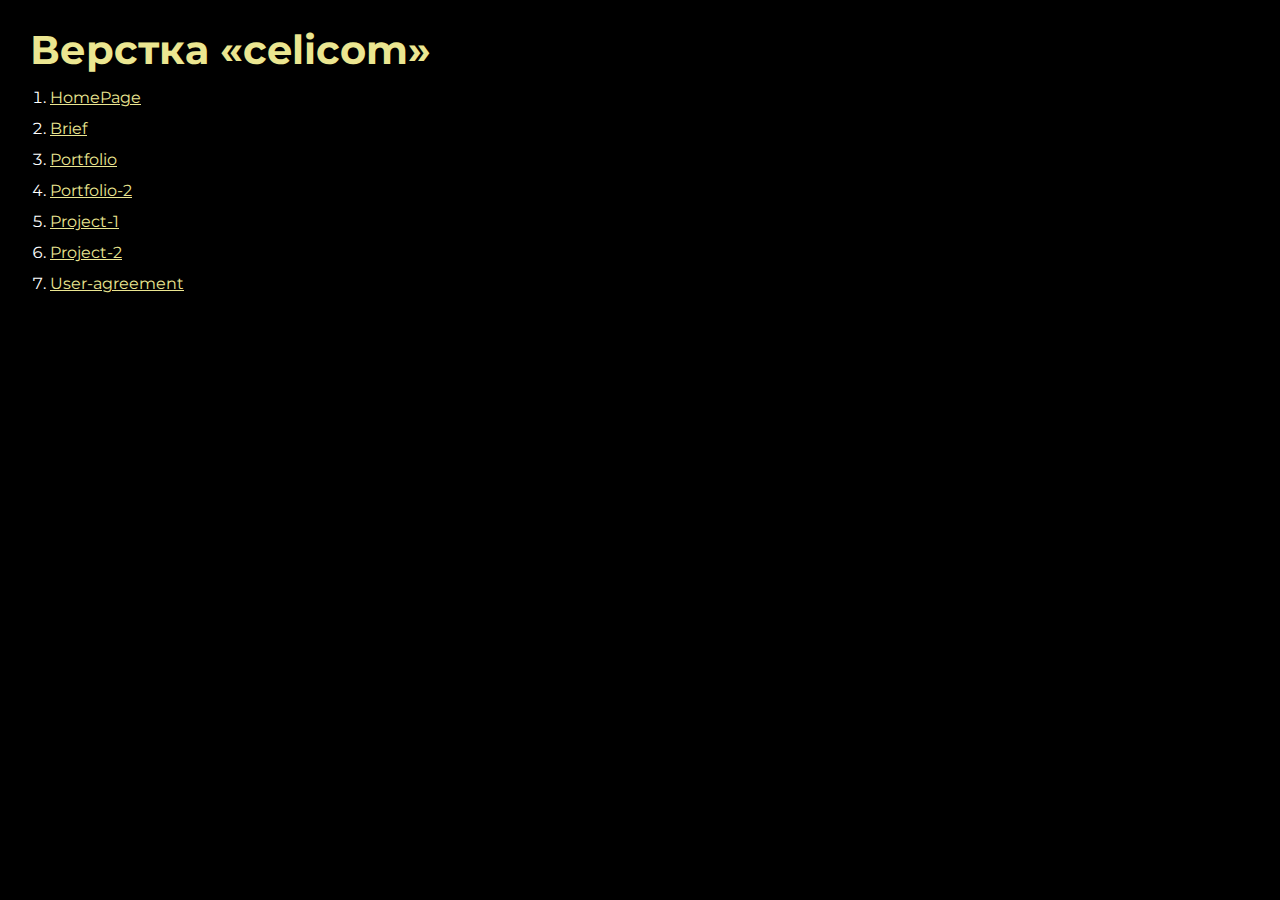
<file: index.html>
<!DOCTYPE html>
<html>

<head>
	<meta charset="UTF-8">
	<meta name="viewport" content="width=device-width, initial-scale=1.0">
	<title>Верстка «celicom»</title>
</head>

<body>
	<div class="rootpage">
		<h1>Верстка «celicom»</h1>
		<ol class="rootpage__list">
			<li><a target="_blank" href="home.html">HomePage</a></li>
			<li><a target="_blank" href="brief.html">Brief</a></li>
			<li><a target="_blank" href="portfolio.html">Portfolio</a></li>
			<li><a target="_blank" href="portfolio-2.html">Portfolio-2</a></li>
			<li><a target="_blank" href="project-1.html">Project-1</a></li>
			<li><a target="_blank" href="project-2.html">Project-2</a></li>
			<li><a target="_blank" href="user-agreement.html">User-agreement</a></li>
		</ol>
	</div>
</body>
<style>
	@charset "UTF-8";
	@import url("https://fonts.googleapis.com/css?family=Montserrat:regular,700&display=swap");

	*,
	*::before,
	*::after {
		padding: 0px;
		margin: 0px;
		border: 0px;
		box-sizing: border-box;
	}

	html,
	body {
		height: 100%;
		margin: 0;
		padding: 0;
		min-width: 320px;
		width: 100%;
		color: #fff;
		background-color: #000;
	}

	body {
		font-family: Montserrat;
		font-size: 100%;
		line-height: 1;
		font-size: 1rem;
	}

	a {
		text-decoration: underline;
		color: #ebe691
	}

	a:visited {
		text-decoration: underline;
		color: #aaa768;
	}

	a:hover {
		text-decoration: none;
	}

	ul li {
		list-style: none;
	}

	img {
		vertical-align: top;
	}

	.wrapper {
		width: 100%;
		min-height: 100%;
		overflow: hidden;
	}

	.rootpage {
		padding: 30px;
		display: flex;
		flex-direction: column;
		align-items: flex-start;
	}

	@media (max-width: 767px) {
		.rootpage {
			padding: 30px 15px;
		}
	}

	h1 {
		color: #ebe691;
		font-size: 2.5rem;
		margin: 0px 0px 1.25rem 0px;
	}

	@media (max-width: 767px) {
		h1 {
			font-size: 1.85rem;
			margin: 0px 0px 1.25rem 0px;
		}
	}

	h2 {
		color: #ebe691;
		font-size: 1.25rem;
		margin: 0px 0px 1rem 0px;
	}

	@media (max-width: 767px) {
		h2 {
			font-size: 1.125rem;
			margin: 0px 0px 1rem 0px;
		}
	}

	.rootpage__info {
		line-height: 140%;
		margin: 0px 0px 1.5rem 0px;
	}

	.rootpage__list {
		margin: 0px 0px 2.25rem 1.25rem;
	}

	.rootpage__list li:not(:last-child) {
		margin: 0px 0px 15px 0px;
	}

	.rootpage__contacts,
	.rootpage__tnx {
		border-radius: 200px;
		padding: 20px 65px;
		line-height: 140%;
	}

	@media (max-width: 767px) {

		.rootpage__contacts,
		.rootpage__tnx {
			border-radius: 40px;
			padding: 20px;
		}
	}

	.rootpage__contacts {
		background: #32b5a4;

	}

	.rootpage__contacts a {
		color: #ebe691;
	}

	.rootpage__tnx {
		background: #c22d63;
		margin: 0px 0px 1rem 0px;
	}
</style>

</html>
</file>
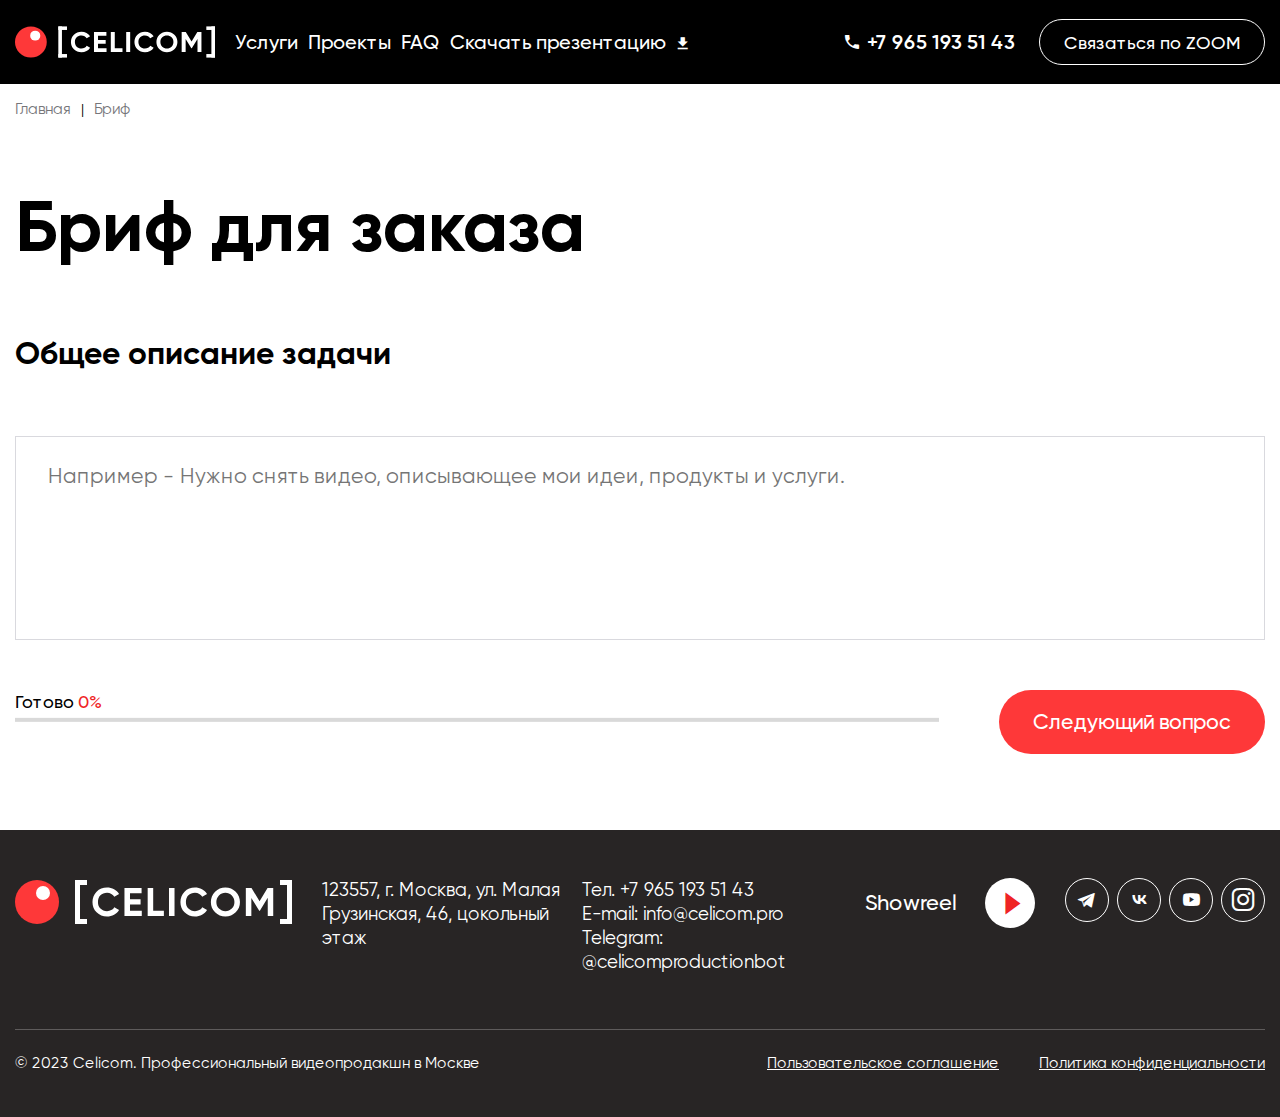
<file: brief.html>
<!DOCTYPE html>
<html lang="en">

<head>
	<title>Brief</title>
	<meta charset="UTF-8">
	<meta name="format-detection" content="telephone=no">
	<!-- <style>body{opacity: 0;}</style> -->
	<link rel="stylesheet" href="css/style.min.css?_v=20231230170743">
	<!-- <meta name="robots" content="noindex, nofollow"> -->
	<meta name="viewport" content="width=device-width, initial-scale=1.0">
	<!-- Yandex.Metrika counter -->
	<script type="text/javascript">
		(function(m, e, t, r, i, k, a) {
			m[i] = m[i] || function() {
				(m[i].a = m[i].a || []).push(arguments)
			};
			m[i].l = 1 * new Date();
			for (var j = 0; j < document.scripts.length; j++) {
				if (document.scripts[j].src === r) {
					return;
				}
			}
			k = e.createElement(t), a = e.getElementsByTagName(t)[0], k.async = 1, k.src = r, a.parentNode.insertBefore(k, a)
		})
		(window, document, "script", "https://mc.yandex.ru/metrika/tag.js", "ym");

		ym(93094584, "init", {
			clickmap: true,
			trackLinks: true,
			accurateTrackBounce: true,
			webvisor: true
		});
	</script>
	<noscript>
		<div><picture><source srcset="https://mc.yandex.ru/watch/93094584" type="image/webp"><img src="https://mc.yandex.ru/watch/93094584" style="position:absolute; left:-9999px;" alt="" /></picture></div>
	</noscript>
	<!-- Yandex.Metrika counter -->
</head>

<body>
	<div class="wrapper wrapper_brief">
		<header class="header">
			<div class="header__container">
				<a href="index.html" class="header__logo logo"><img src="img/logo.svg" alt="logo"></a>
				<div class="header__menu menu">
					<button type="button" class="menu__icon icon-menu"><span></span></button>
					<nav class="menu__body">
						<ul class="menu__list">
							<li class="menu__item"><a href="index.html#services" class="menu__link">Услуги</a>
							</li>
							<li class="menu__item"><a target="_blank" href="portfolio.html" class="menu__link">Проекты</a></li>
							<li class="menu__item"><a href="index.html#questions" class="menu__link">FAQ</a>
							</li>
							<li class="menu__item"><a href="#" class="menu__link menu__link_download _icon-file-download">Скачать
									презентацию</a></li>
						</ul>
						<div class="menu__cta">
							<div class="hero__buttons">
								<button data-popup="#popup-discuss" type="button" class="button button_header">Обсудить
									проект</button>
								<a href="brief.html" class="brief-button brief-button_header">
									<span>Заполнить бриф</span>
								</a>
							</div>
							<a target="_blank" href="https://www.youtube.com/watch?v=hO4PhCQF6EM" class="hero__showrell showrell showrell_header">
								<span>Showreel</span>
								<span class="showrell__icon"></span>
							</a>
						</div>
					</nav>
				</div>
				<div class="header__actions">
					<div data-da=".menu__body,1150,last" class="header__social social">
						<a target="_blank" href="https://t.me/CelicomProductionBot" class="social__telegram _icon-telegram"></a>
						<a target="_blank" href="https://vk.com/celicomprovideo" class="social__wk _icon-wk"></a>
						<a target="_blank" href="https://www.youtube.com/@celicomproduction" class="social__youtube _icon-youtube"></a>
						<a target="_blank" href="https://www.instagram.com/celicomprovideo/" class="social__instagram _icon-instagram"></a>
					</div>
					<div data-da=".menu__body,768,last" class="header__callback callback">
						<a href="tel:+79651935143" class="callback__link _icon-phone">+7 965 193 51 43</a>
					</div>
					<div data-da=".menu__body,550,last" class="header__cta">
						<button data-popup="#zoom-message" type="button" class="header__button">Связаться по ZOOM</button>
					</div>
				</div>
			</div>
		</header>
		<main class="page">
			<section class="stepper">
				<form data-popup-message="#form-message" data-ajax action="files/sendmail/sendmail.php" method="POST" class="stepper__container">
					<div class="stepper__inner">
						<nav class="breadcrumps">
							<ul class="breadcrumps__list">
								<li class="breadcrumps__item">
									<a href="index.html" class="breadcrumps__link">Главная</a>
								</li>
								<span>|</span>
								<li class="breadcrumps__item">
									Бриф
								</li>
							</ul>
						</nav>
						<h2 class="stepper__subtitle subtitle">Бриф для заказа</h2>
						<div data-multi-step>
							<div data-step class="card">
								<div class="card__title">Общее описание задачи</div>
								<div class="card__cta">
									<textarea placeholder="Например - Нужно снять видео, описывающее мои идеи, продукты и услуги." required name="usermessage" id="" cols="30" rows="10"></textarea>
								</div>
								<div class="card__footer">
									<div class="card__progress progress-card">
										<div class="progress-card__text">Готово <span>0%</span> </div>
										<div class="progress-card__line"></div>
									</div>
									<div class="card__actions">
										<button data-goto=".stepper" data-next type="button">Следующий вопрос</button>
									</div>
								</div>
							</div>
							<div data-step class="card">
								<div class="card__title">Срок сдачи готового ролика?</div>
								<div class="card__cta">
									<div class="card__datepicker">
										<input data-required name="datestart" placeholder="от" class="datepicker-input" data-datepicker type="text">
										<input data-required name="dateend" placeholder="до" class="datepicker-input" data-datepicker2 type="text">
									</div>
								</div>
								<div class="card__footer">
									<div class="card__progress progress-card">
										<div class="progress-card__text">Готово <span>10%</span> </div>
										<div class="progress-card__line progress-card__line_1"></div>
									</div>
									<div class="card__actions">
										<button data-goto=".stepper" data-previous type="button"></button>
										<button data-goto=".stepper" data-next type="button">Следующий вопрос</button>
									</div>
								</div>
							</div>
							<div data-step class="card">
								<div class="card__title">Планируемый хронометраж вашего ролика?
								</div>
								<div class="card__cta">
									<div class="options">
										<div class="options__item">
											<input hidden id="o_11" class="options__input" name="timing" checked type="radio" value="меньше 60 сек" name="option">
											<label for="o_11" class="options__label"><span class="options__text">меньше 60
													сек</span></label>
										</div>
										<div class="options__item">
											<input hidden id="o_12" class="options__input" name="timing" type="radio" value="от 60 сек до 3 минут" name="option">
											<label for="o_12" class="options__label"><span class="options__text">от 60 сек до 3
													минут</span></label>
										</div>
										<div class="options__item">
											<input hidden id="o_13" class="options__input" name="timing" type="radio" value="от 3 минут до 30 минут" name="option">
											<label for="o_13" class="options__label"><span class="options__text">от 3 минут до 30
													минут</span></label>
										</div>
										<div class="options__item">
											<input hidden id="o_14" class="options__input" name="timing" type="radio" value="больше 30 минут" name="option">
											<label for="o_14" class="options__label"><span class="options__text">больше 30
													минут</span></label>
										</div>
									</div>
								</div>
								<div class="card__footer">
									<div class="card__progress progress-card">
										<div class="progress-card__text">Готово <span>20%</span> </div>
										<div class="progress-card__line progress-card__line_2"></div>
									</div>
									<div class="card__actions">
										<button data-goto=".stepper" data-previous type="button">

										</button>
										<button data-goto=".stepper" data-next type="button">Следующий вопрос</button>
									</div>
								</div>
							</div>
							<div data-step class="card">
								<div class="card__title">Референсы - покажите нам ролики, которые вам нравятся, если такие
									имеются.
								</div>
								<div class="card__cta">
									<textarea data-required name="referencemessage" placeholder="Например - просто вбейте ссылки через пробел или запятую."></textarea>
								</div>
								<div class="card__footer">
									<div class="card__progress progress-card">
										<div class="progress-card__text">Готово <span>30%</span> </div>
										<div class="progress-card__line progress-card__line_3"></div>
									</div>
									<div class="card__actions">
										<button data-goto=".stepper" data-previous type="button">

										</button>
										<button data-goto=".stepper" data-next type="button">Следующий вопрос</button>
									</div>
								</div>
							</div>
							<div data-step class="card">
								<div class="card__title">Есть ли у вас готовый сценарий ролика, или нам нужно его написать?
								</div>
								<div class="card__cta">
									<div class="options">
										<div class="options__item">
											<input hidden id="o_1" class="options__input" name="scenario" checked type="radio" value="Сценарий не нужен" name="option">
											<label for="o_1" class="options__label"><span class="options__text">Сценарий не
													нужен</span></label>
										</div>
										<div class="options__item">
											<input hidden id="o_2" class="options__input" name="scenario" type="radio" value="Есть сценарий" name="option">
											<label for="o_2" class="options__label"><span class="options__text">Есть
													сценарий</span></label>
										</div>
										<div class="options__item">
											<input hidden id="o_3" class="options__input" name="scenario" type="radio" value="Нет сценария" name="option">
											<label for="o_3" class="options__label"><span class="options__text">Нет
													сценария.</span></label>
										</div>
									</div>
								</div>
								<div class="card__footer">
									<div class="card__progress progress-card">
										<div class="progress-card__text">Готово <span>40%</span> </div>
										<div class="progress-card__line progress-card__line_4"></div>
									</div>
									<div class="card__actions">
										<button data-goto=".stepper" data-previous type="button">

										</button>
										<button data-goto=".stepper" data-next type="button">Следующий вопрос</button>
									</div>
								</div>
							</div>
							<div data-step class="card">
								<div class="card__title">Планируется съемка с букингом актеров с нашей стороны или вы
									предоставите актеров и моделей?
								</div>
								<div class="card__cta">
									<div class="options">
										<div class="options__item">
											<input hidden id="o_4" class="options__input" name="booking" checked type="radio" value="актеры не нужны" name="option">
											<label for="o_4" class="options__label"><span class="options__text">актеры не
													нужны</span></label>
										</div>
										<div class="options__item">
											<input hidden id="o_5" class="options__input" name="booking" type="radio" value="мы предоставим актеров" name="option">
											<label for="o_5" class="options__label"><span class="options__text">мы предоставим
													актеров</span></label>
										</div>
										<div class="options__item">
											<input hidden id="o_6" class="options__input" name="booking" type="radio" value="нам нужны услуги букинга" name="option">
											<label for="o_6" class="options__label"><span class="options__text">нам нужны услуги
													букинга</span></label>
										</div>
									</div>
								</div>
								<div class="card__footer">
									<div class="card__progress progress-card">
										<div class="progress-card__text">Готово <span>50%</span> </div>
										<div class="progress-card__line progress-card__line_5"></div>
									</div>
									<div class="card__actions">
										<button data-goto=".stepper" data-previous type="button">

										</button>
										<button data-goto=".stepper" data-next type="button">Следующий вопрос</button>
									</div>
								</div>
							</div>
							<div data-step class="card">
								<div class="card__title">Нужна ли вам специализированная студия?
								</div>
								<div class="card__cta">
									<div class="options">
										<div class="options__item">
											<input hidden id="o_8" class="options__input" name="studio" checked type="radio" value="Да нам нужна студия" name="option">
											<label for="o_8" class="options__label"><span class="options__text">Да нам нужна
													студия</span></label>
										</div>
										<div class="options__item">
											<input hidden id="o_9" class="options__input" name="studio" type="radio" value="Нет, студия не нужна" name="option">
											<label for="o_9" class="options__label"><span class="options__text">Нет, студия не
													нужна</span></label>
										</div>
									</div>
								</div>
								<div class="card__footer">
									<div class="card__progress progress-card">
										<div class="progress-card__text">Готово <span>60%</span> </div>
										<div class="progress-card__line progress-card__line_6"></div>
									</div>
									<div class="card__actions">
										<button data-goto=".stepper" data-previous type="button">

										</button>
										<button data-goto=".stepper" data-next type="button">Следующий вопрос</button>
									</div>
								</div>
							</div>
							<div data-step class="card">
								<div class="card__title">Есть ли у вас визуальные и и информационные материалы по вашему
									продукту, услуге, компании в целом?</div>
								<div class="card__cta">
									<textarea placeholder="Например: можете оставить ссылку на ваш брендбук, или другие материалы." required name="materials" id="" cols="30" rows="10"></textarea>
								</div>
								<div class="card__footer">
									<div class="card__progress progress-card">
										<div class="progress-card__text">Готово <span>70%</span> </div>
										<div class="progress-card__line progress-card__line_7"></div>
									</div>
									<div class="card__actions">
										<button data-goto=".stepper" data-previous type="button">

										</button>
										<button data-goto=".stepper" data-next type="button">Следующий вопрос</button>
									</div>
								</div>
							</div>
							<div data-step class="card">
								<div class="card__title">Выберите желаемые формат(ы) вашего ролика, если вы хотите
									комбинированный формат
								</div>
								<div class="card__cta">
									<div class="card__checkbox">
										<div class="checkbox">
											<input id="c_1" data-error="Ошибка" name="format-video" class="checkbox__input" type="checkbox" value="Видео" name="form[]">
											<label for="c_1" class="checkbox__label"><span class="checkbox__text">Видео</span></label>
										</div>
										<div class="checkbox">
											<input id="c_2" data-error="Ошибка" name="format-anim" class="checkbox__input" type="checkbox" value="Анимация" name="form[]">
											<label for="c_2" class="checkbox__label"><span class="checkbox__text">Анимация</span></label>
										</div>
										<div class="checkbox">
											<input id="c_3" data-error="Ошибка" name="format-3d" class="checkbox__input" type="checkbox" value="3D-визуализация" name="form[]">
											<label for="c_3" class="checkbox__label"><span class="checkbox__text">3D-визуализация</span></label>
										</div>
										<div class="checkbox">
											<input id="c_4" data-error="Ошибка" name="format-aero" class="checkbox__input" type="checkbox" value="Аэросъемка" name="form[]">
											<label for="c_4" class="checkbox__label"><span class="checkbox__text">Аэросъемка</span></label>
										</div>
										<div class="checkbox">
											<input id="c_5" data-error="Ошибка" name="format-no" class="checkbox__input" type="checkbox" value="3атрудняюсь ответить" name="form[]">
											<label for="c_5" class="checkbox__label"><span class="checkbox__text">3атрудняюсь
													ответить</span></label>
										</div>
									</div>
								</div>
								<div class="card__footer">
									<div class="card__progress progress-card">
										<div class="progress-card__text">Готово <span>80%</span> </div>
										<div class="progress-card__line progress-card__line_8"></div>
									</div>
									<div class="card__actions">
										<button data-goto=".stepper" data-previous type="button">

										</button>
										<button data-goto=".stepper" data-next type="button">Следующий вопрос</button>
									</div>
								</div>
							</div>
							<div data-step class="card">
								<div class="card__title">Стиль вашего ролика
								</div>
								<div class="card__cta">
									<div class="card__checkbox">
										<div class="checkbox">
											<input id="c_11" data-error="Ошибка" name="style-c" class="checkbox__input" type="checkbox" value="коммерческая" name="form[]">
											<label for="c_11" class="checkbox__label"><span class="checkbox__text">коммерческая</span></label>
										</div>
										<div class="checkbox">
											<input id="c_12" data-error="Ошибка" name="style-k" class="checkbox__input" type="checkbox" value="художественная" name="form[]">
											<label for="c_12" class="checkbox__label"><span class="checkbox__text">художественная</span></label>
										</div>
										<div class="checkbox">
											<input id="c_13" data-error="Ошибка" name="style-d" class="checkbox__input" type="checkbox" value="документальная" name="form[]">
											<label for="c_13" class="checkbox__label"><span class="checkbox__text">документальная</span></label>
										</div>
										<div class="checkbox">
											<input class="input input_brief" type="text" name="ownversion" placeholder="написать свой варинат">
										</div>
									</div>
								</div>
								<div class="card__footer">
									<div class="card__progress progress-card">
										<div class="progress-card__text">Готово <span>90%</span> </div>
										<div class="progress-card__line progress-card__line_9"></div>
									</div>
									<button type="button" data-goto=".stepper" class="card__submit" data-submit>Завершить</button>
								</div>
							</div>
						</div>
					</div>
					<div hidden class="stepper__last last-stepper">
						<nav class="breadcrumps">
							<ul class="breadcrumps__list">
								<li class="breadcrumps__item">
									<a href="index.html" class="breadcrumps__link">Главная</a>
								</li>
								<span>|</span>
								<li class="breadcrumps__item">
									Бриф
								</li>
							</ul>
						</nav>
						<div class="last-stepper__items">
							<div class="last-stepper__item">
								<h3 class="last-stepper__label label">Спасибо за информацию!</h3>
								<div class="last-stepper__text">
									<p>
										Ваш проект в работе! Мы скоро с Вами свяжемся для уточнения деталей.
									</p>
								</div>
							</div>
							<div class="last-stepper__cta">
								<div class="last-stepper__form-block form-block">
									<div class="form-block__inputs">
										<div class="form-block__line">
											<input data-required autocomplete="off" type="text" name="username" data-error="введите ваше имя" placeholder="Ваше имя" class="input">
										</div>
										<div class="form-block__line">
											<input data-required="email" autocomplete="off" type="text" name="usermail" data-error="введите ваше email" placeholder="E-mail" class="input">
										</div>questions
										<div class="form-block__line">
											<input data-required autocomplete="off" type="tel" name="userphone" data-error="Введите номер мобильного телефона" placeholder="Номер телефона" class="input">
										</div>
									</div>
									<div class="form-block__footer">
										<button type="submit" class="button button_form">Отправить</button>
										<p class="form-block__privacy">Отправляя свои данные вы даете согласие на их обработку
											в соответствии <a href="#">с политикой конфидециальности</a> </p>
									</div>
								</div>
							</div>
						</div>
					</div>
				</form>
			</section>
		</main>
		<footer class="footer">
			<div class="footer__container">
				<div class="footer__top">
					<a href="#" class="footer__logo logo">
						<img src="img/logo.svg" alt="icon:logo">
					</a>
					<div class="footer__content">
						<a href="#" class="footer__address">123557, г. Москва,
							ул. Малая Грузинская, 46,
							цокольный этаж</a>
						<ul class="footer__list">
							<li class="footer__item">
								<a href="tel:+79651935143" class="footer__link">Тел. +7 965 193 51 43</a>
							</li>
							<li class="footer__item">
								<a href="#" class="footer__link">E-mail: info@celicom.pro</a>
							</li>
							<li class="footer__item">
								<a href="#" class="footer__link">Telegram: @celicomproductionbot</a>
							</li>
						</ul>
					</div>
					<div class="footer__actions">
						<a target="_blank" href="https://www.youtube.com/watch?v=hO4PhCQF6EM" class="footer__showrell showrell">
							<span>Showreel</span>
							<span class="showrell__icon"></span>
						</a>
						<div class="footer__social social">
							<a target="_blank" href="https://t.me/CelicomProductionBot" class="social__telegram _icon-telegram"></a>
							<a target="_blank" href="https://vk.com/celicomprovideo" class="social__wk _icon-wk"></a>
							<a target="_blank" href="https://www.youtube.com/@celicomproduction" class="social__youtube _icon-youtube"></a>
							<a target="_blank" href="https://www.instagram.com/celicomprovideo/" class="social__instagram _icon-instagram"></a>
						</div>
					</div>
				</div>
				<div class="footer__bottom bottom-footer">
					<p class="bottom-footer__info">© 2023 Celicom. Профессиональный видеопродакшн в Москве</p>
					<div class="bottom-footer__actions">
						<a href="#" class="terms">Пользовательское соглашение</a>
						<a href="#" class="policy">Политика конфиденциальности</a>
					</div>
				</div>
			</div>
		</footer>
	</div>
	<div id="form-message" aria-hidden="true" class="popup popup_thanks">
		<div class="popup__wrapper">
			<div class="popup__content">
				<button data-close type="button" class="popup__close">
					<img class="popup__light" src="img/icons/close.svg" alt="icon:close">
					<img class="popup__dark" src="img/icons/close-dark.svg" alt="icon:close">
				</button>
				<div class="popup__text">
					Заявка отправлена, <br> мы с вами свяжемся!
				</div>
				<div class="popup__button">
					<a href="index.html" class="button button_thanks">отлично</a>
				</div>
			</div>
		</div>
	</div>
	<div id="zoom-message" aria-hidden="true" class="popup popup__zoom zoom-popup">
		<div class="popup__wrapper">
			<div class="popup__content">
				<button data-close type="button" class="popup__close">
					<img class="popup__light" src="img/icons/close.svg" alt="icon:close">
					<img class="popup__dark" src="img/icons/close-dark.svg" alt="icon:close">
				</button>
				<div class="popup__header">Забронировать zoom-конференцию</div>
				<p class="popup__description">Мы вам перезвоним и подробно проконсультируем</p>
				<form data-popup-message="#form-message" data-ajax action="files/sendmail/sendmail.php" method="POST" class="zoom-popup__form">
					<div class="form-block__line zoom">
						<input data-required="email" autocomplete="off" type="text" name="usermail" data-error="введите ваш Email" placeholder="Ваш Email" class="input">
					</div>
					<div class="form-block__line zoom">
						<input data-required autocomplete="off" type="text" name="username" data-error="введите ваше имя" placeholder="Ваше имя" class="input">
					</div>
					<div class="form-block__line zoom">
						<input data-required data-datepicker autocomplete="off" type="text" name="userdate" data-error="назначьте дату" placeholder="Hазначить дату" class="input">
					</div>
					<select name="usertime" class="form">
						<option value="09:00" selected>09:00</option>
						<option value="10:00">10:00</option>
						<option value="11:00">11:00</option>
						<option value="12:00">12:00</option>
						<option value="13:00">13:00</option>
						<option value="14:00">14:00</option>
						<option value="15:00">15:00</option>
						<option value="16:00">16:00</option>
						<option value="17:00">17:00</option>
						<option value="18:00">18:00</option>
						<option value="19:00">19:00</option>
						<option value="20:00">20:00</option>
					</select>
					<button type="submit" class="button button_form">Отправить</button>
				</form>
			</div>
		</div>
	</div>
	<div id="popup-callback" aria-hidden="true" class="popup">
		<div class="popup__wrapper">
			<div class="popup__content">
				<button data-close type="button" class="popup__close">
					<img class="popup__light" src="img/icons/close.svg" alt="icon:close">
					<img class="popup__dark" src="img/icons/close-dark.svg" alt="icon:close">
				</button>
				<div class="popup__header">Оставьте заявку</div>
				<p class="popup__description">Мы вам перезвоним и подробно проконсультируем</p>
				<form data-popup-message="#form-message" data-ajax action="files/sendmail/sendmail.php" method="POST" class="popup__form-block form-block" action="#">
					<div class="form-block__inputs">
						<div class="form-block__line">
							<input data-required autocomplete="off" type="text" name="username" data-error="введите ваше имя" placeholder="Ваше имя" class="input">
						</div>
						<div class="form-block__line">
							<input data-required autocomplete="off" type="tel" name="userphone" data-error="Введите номер мобильного телефона" placeholder="Номер телефона" class="input">
						</div>
					</div>
					<div class="form-block__footer">
						<button type="submit" class="button button_form">Отправить</button>
						<p class="form-block__privacy">Отправляя свои данные вы даете согласие на их обработку в соответствии <a href="#">с политикой конфидециальности</a> </p>
					</div>
				</form>
			</div>
		</div>
	</div>
	<div id="popup-discuss" aria-hidden="true" class="popup">
		<div class="popup__wrapper">
			<div class="popup__content">
				<button data-close type="button" class="popup__close">
					<img class="popup__light" src="img/icons/close.svg" alt="icon:close">
					<img class="popup__dark" src="img/icons/close-dark.svg" alt="icon:close">
				</button>
				<div class="popup__header">Обсудить проект</div>
				<p class="popup__description">Мы вам перезвоним и подробно проконсультируем</p>
				<form data-popup-message="#form-message" data-ajax action="files/sendmail/sendmail.php" method="POST" class="popup__form-block form-block" action="#">
					<div class="form-block__inputs">
						<div class="form-block__line">
							<input data-required autocomplete="off" type="text" name="username" data-error="введите ваше имя" placeholder="Ваше имя" class="input">
						</div>
						<div class="form-block__line">
							<input data-required autocomplete="off" type="tel" name="userphone" data-error="Введите номер мобильного телефона" placeholder="Номер телефона" class="input">
						</div>
						<div class="form-block__line">
							<input data-required autocomplete="off" type="mail" name="usermail" data-error="Введите ваш Email" placeholder="Email" class="input">
						</div>
					</div>
					<div class="form-block__footer">
						<button type="submit" class="button button_form">Отправить</button>
						<p class="form-block__privacy">Отправляя свои данные вы даете согласие на их обработку в соответствии <a href="#">с политикой конфидециальности</a> </p>
					</div>
				</form>
			</div>
		</div>
	</div>
	<script>
		// 2. This code loads the IFrame Player API code asynchronously.
		var tag = document.createElement('script');

		tag.src = "https://www.youtube.com/iframe_api";
		var firstScriptTag = document.getElementsByTagName('script')[0];
		firstScriptTag.parentNode.insertBefore(tag, firstScriptTag);

		// 3. This function creates an <iframe> (and YouTube player)
		//    after the API code downloads.
		function onYouTubeIframeAPIReady() {
			changeVideo('DjvXezhjTUo');
		}
		// 4. The API will call this function when the video player is ready.
		function onPlayerReady(event) {
			event.target.playVideo();
			// if(window.innerWidth < 479){
			// 	player.loadVideoById('q2SvAHdqw0Q');
			// }
		}

		// 5. The API calls this function when the player's state changes.
		//    The function indicates that when playing a video (state=1),
		//    the player should play for six seconds and then stop.
		var done = false;

		function onPlayerStateChange(event) {
			if (event.data == YT.PlayerState.PLAYING && !done) {
				setTimeout(stopVideo, 6000);
				done = true;
			}
		}
		// function stopVideo() {
		// 	player.stopVideo();
		// }

		var player;

		function changeVideo(vidid) {
			if (player) {
				player.destroy;
			}
			player = new YT.Player('player', {
				width: '100%',
				videoId: vidid,
				playerVars: {
					autoplay: 1,
					playsinline: 1,
					mute: 1,
					controls: 0,
					loop: 1,
					playlist: 'DjvXezhjTUo',
					showinfo: 0
				},
				events: {
					onReady: onPlayerReady,
				},
			});
		}
	</script>
	<script src="js/app.min.js?_v=20231230170743"></script>
</body>

</html>
</file>
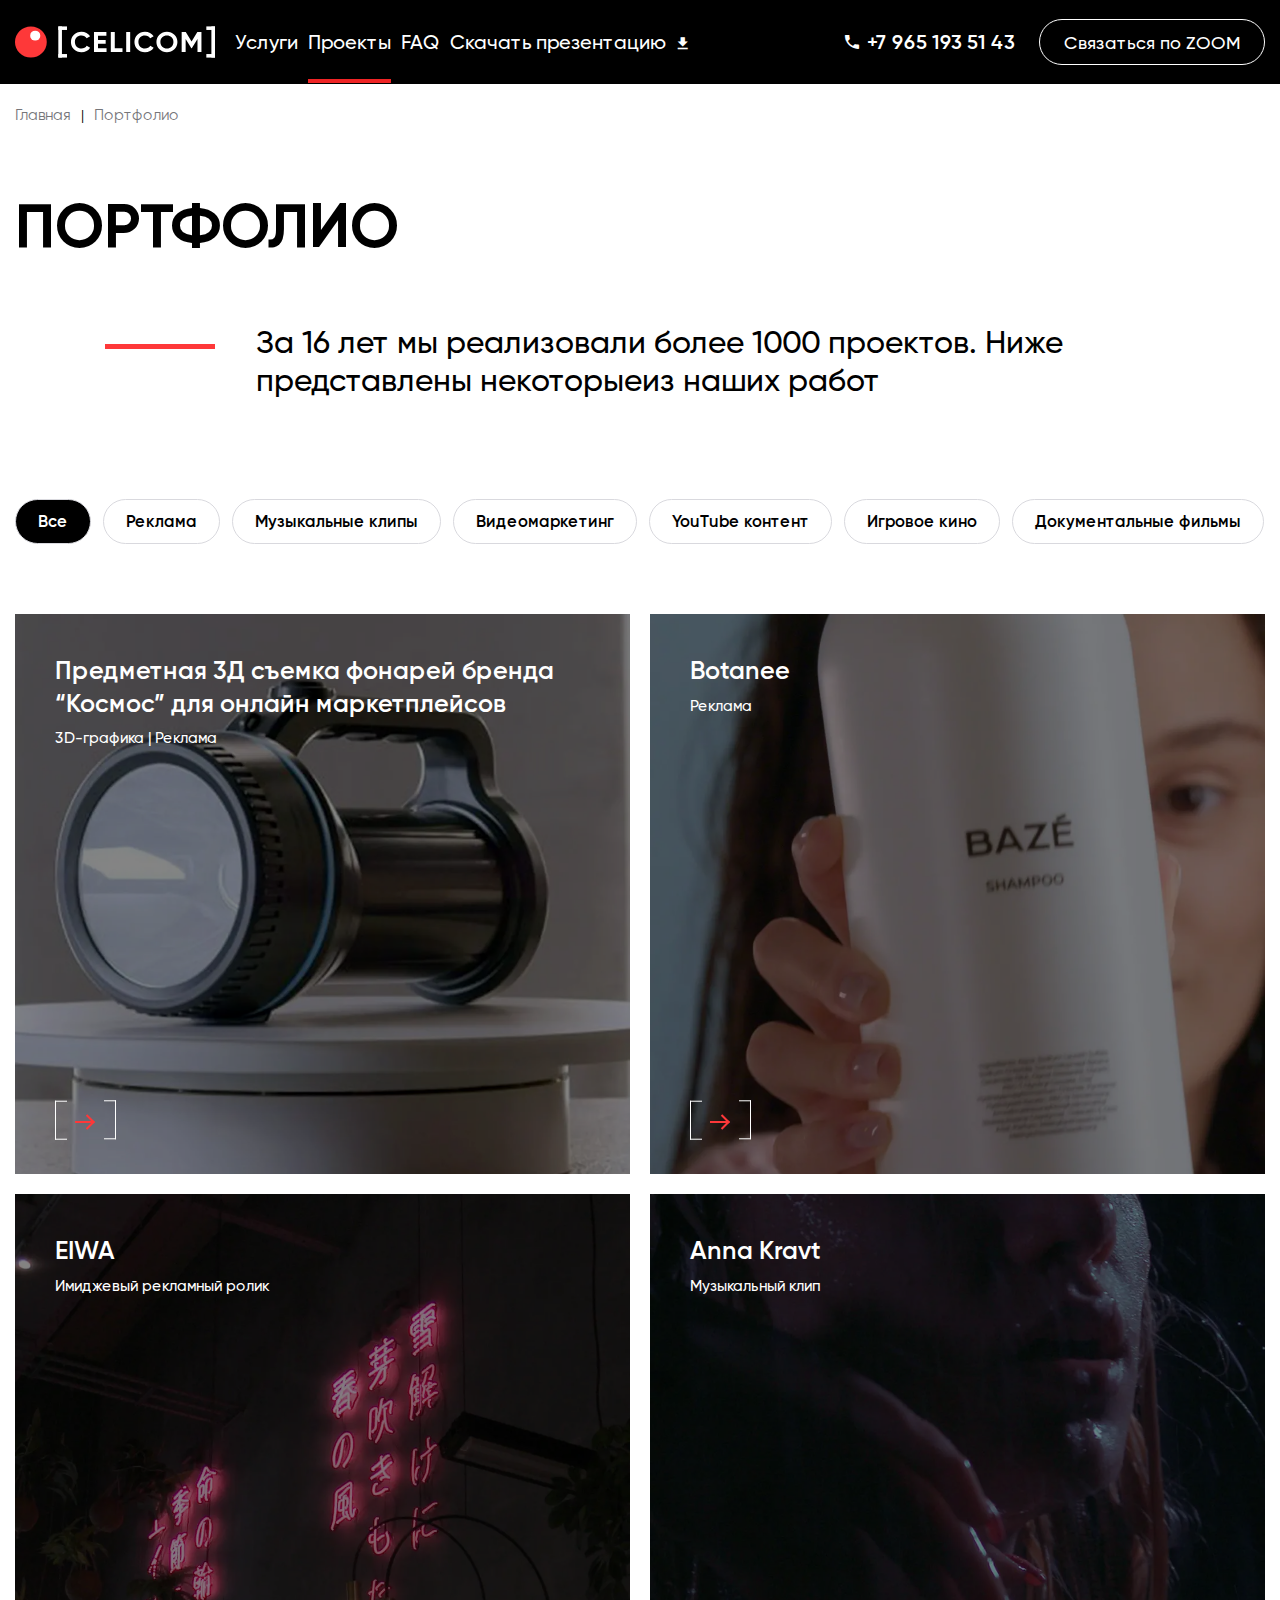
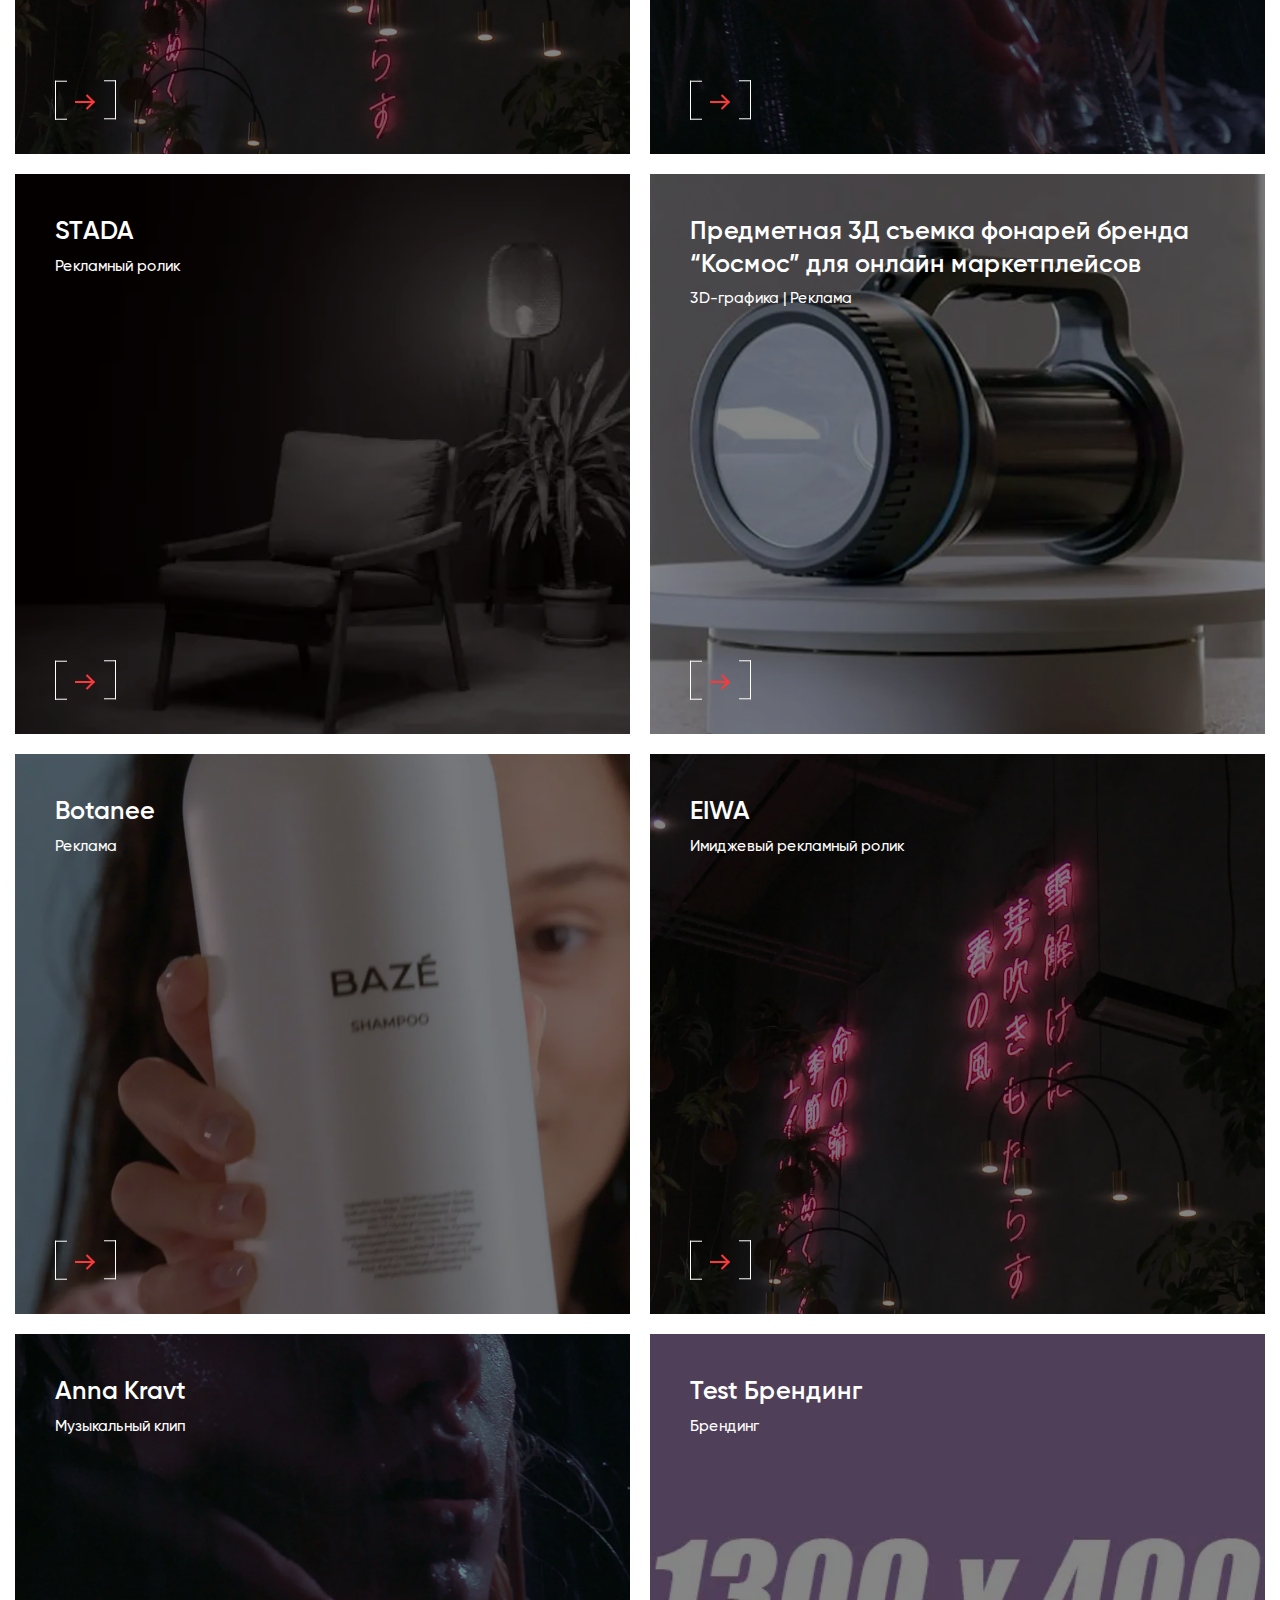
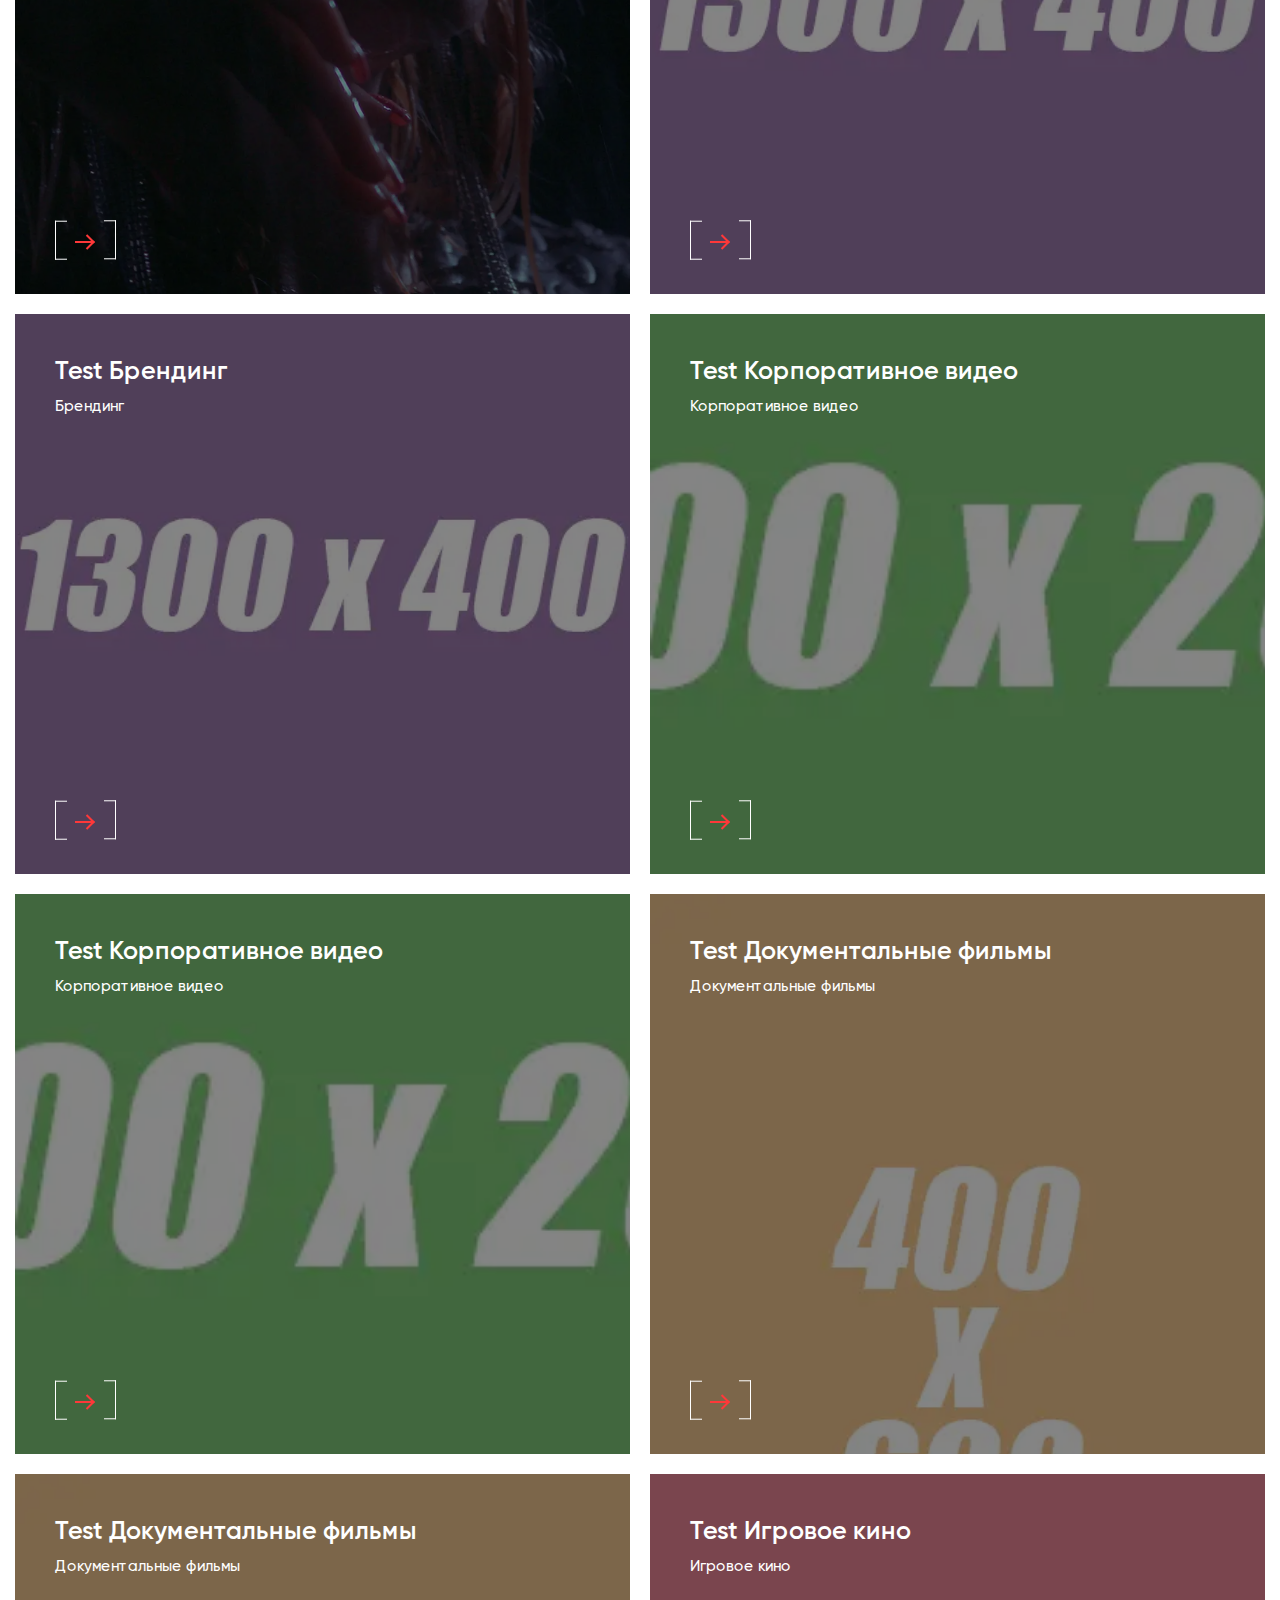
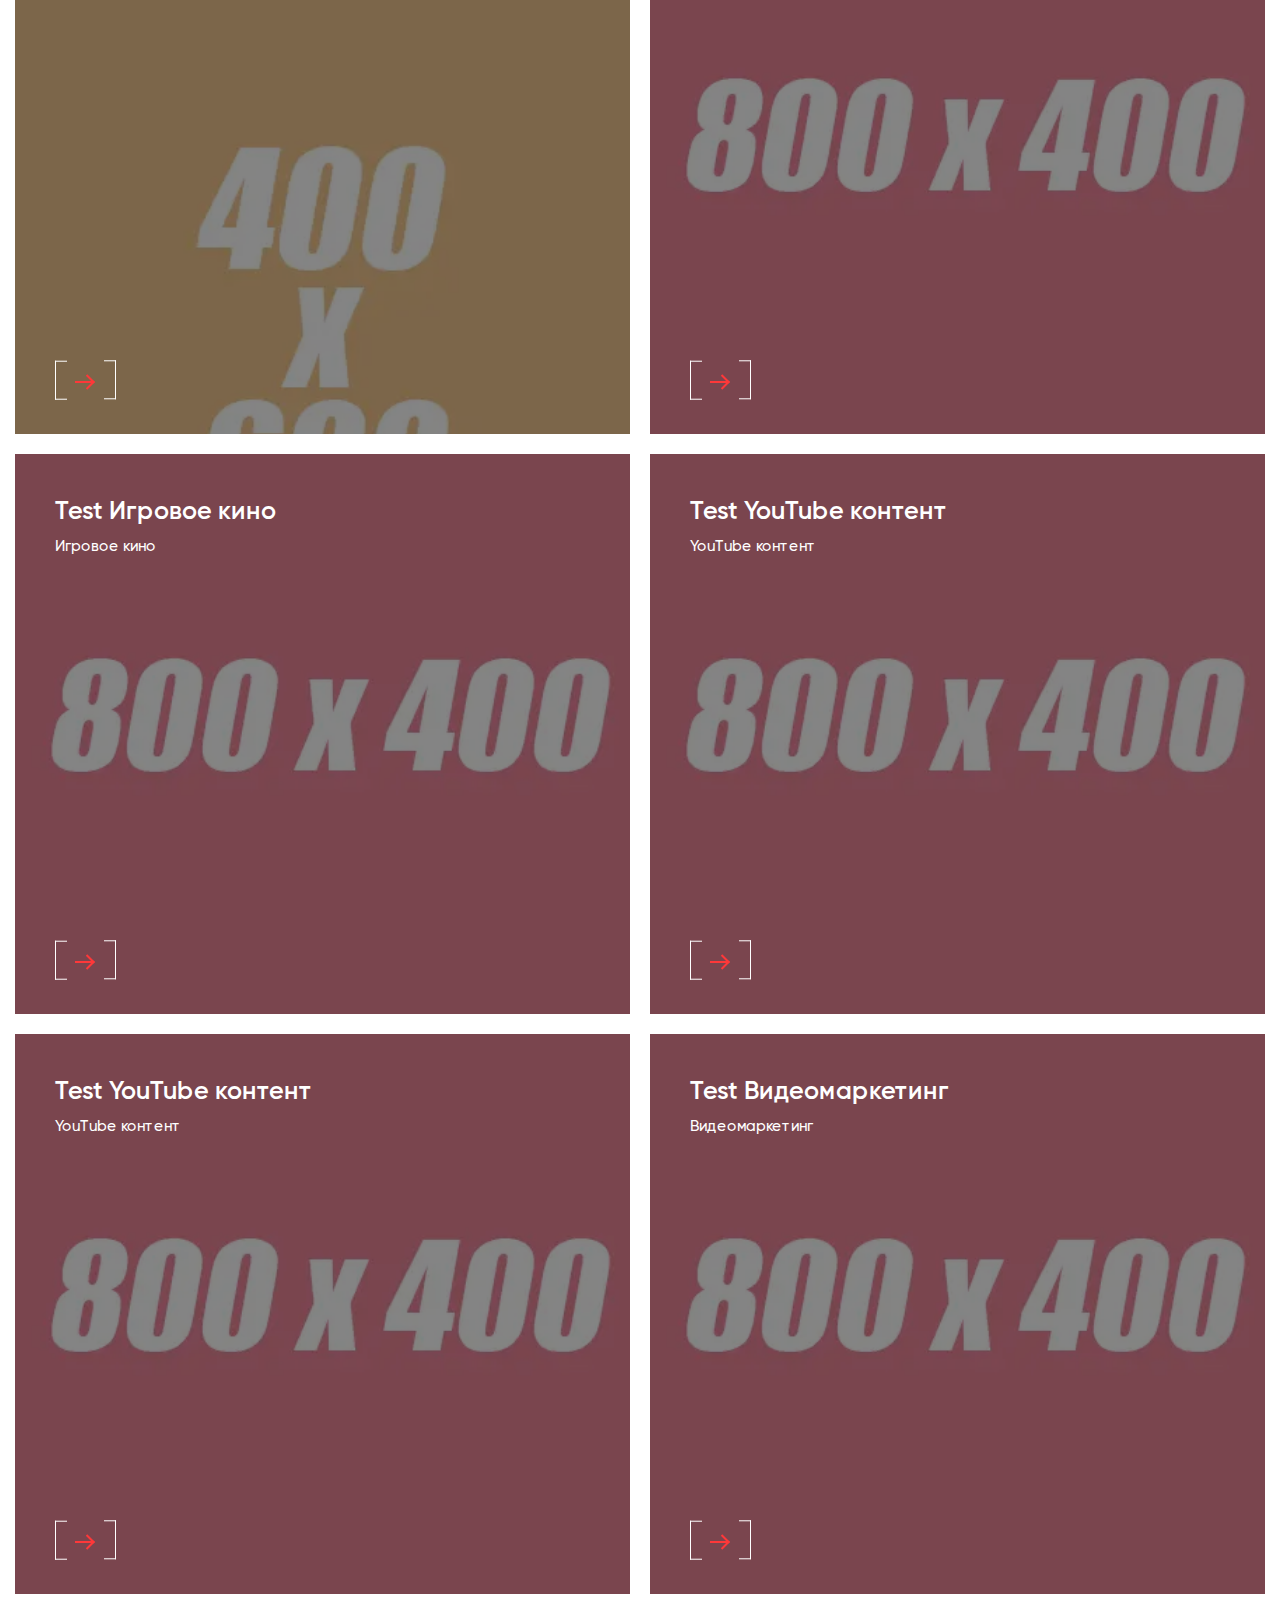
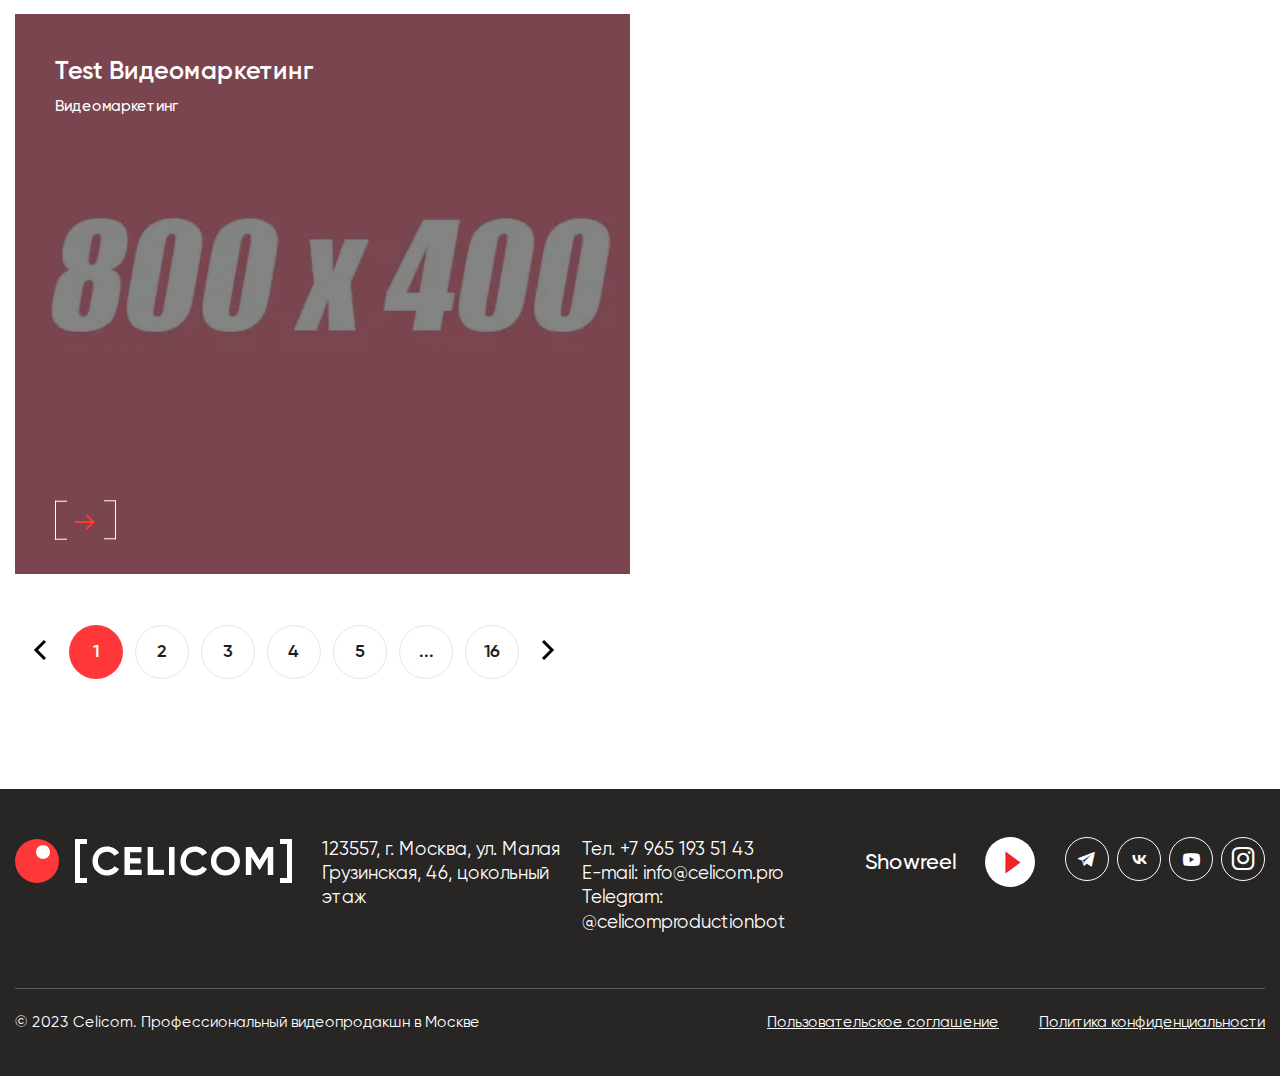
<file: portfolio-2.html>
<!DOCTYPE html>
<html lang="ru">

<head>
	<title>Portfolio-2</title>
	<meta charset="UTF-8">
	<meta name="format-detection" content="telephone=no">
	<!-- <style>body{opacity: 0;}</style> -->
	<link rel="stylesheet" href="css/style.min.css?_v=20231230170743">
	<!-- <meta name="robots" content="noindex, nofollow"> -->
	<meta name="viewport" content="width=device-width, initial-scale=1.0">
	<!-- Yandex.Metrika counter -->
	<script type="text/javascript">
		(function(m, e, t, r, i, k, a) {
			m[i] = m[i] || function() {
				(m[i].a = m[i].a || []).push(arguments)
			};
			m[i].l = 1 * new Date();
			for (var j = 0; j < document.scripts.length; j++) {
				if (document.scripts[j].src === r) {
					return;
				}
			}
			k = e.createElement(t), a = e.getElementsByTagName(t)[0], k.async = 1, k.src = r, a.parentNode.insertBefore(k, a)
		})
		(window, document, "script", "https://mc.yandex.ru/metrika/tag.js", "ym");

		ym(93094584, "init", {
			clickmap: true,
			trackLinks: true,
			accurateTrackBounce: true,
			webvisor: true
		});
	</script>
	<noscript>
		<div><picture><source srcset="https://mc.yandex.ru/watch/93094584" type="image/webp"><img src="https://mc.yandex.ru/watch/93094584" style="position:absolute; left:-9999px;" alt="" /></picture></div>
	</noscript>
	<!-- Yandex.Metrika counter -->
</head>

<body>
	<div class="wrapper wrapper_portfolio-page">
		<header class="header">
			<div class="header__container">
				<a href="index.html" class="header__logo logo"><img src="img/logo.svg" alt="logo"></a>
				<div class="header__menu menu">
					<button type="button" class="menu__icon icon-menu"><span></span></button>
					<nav class="menu__body">
						<ul class="menu__list">
							<li class="menu__item"><a href="index.html#services" class="menu__link">Услуги</a>
							</li>
							<li class="menu__item"><a target="_blank" href="portfolio.html" class="menu__link menu__link_active">Проекты</a></li>
							<li class="menu__item"><a href="index.html#questions" class="menu__link">FAQ</a>
							</li>
							<li class="menu__item"><a href="#" class="menu__link menu__link_download _icon-file-download">Скачать
									презентацию</a></li>
						</ul>
						<div class="menu__cta">
							<div class="hero__buttons">
								<button data-popup="#popup-discuss" type="button" class="button button_header">Обсудить
									проект</button>
								<a href="brief.html" class="brief-button brief-button_header">
									<span>Заполнить бриф</span>
								</a>
							</div>
							<a target="_blank" href="https://www.youtube.com/watch?v=hO4PhCQF6EM" class="hero__showrell showrell showrell_header">
								<span>Showreel</span>
								<span class="showrell__icon"></span>
							</a>
						</div>
					</nav>
				</div>
				<div class="header__actions">
					<div data-da=".menu__body,1150,last" class="header__social social">
						<a target="_blank" href="https://t.me/CelicomProductionBot" class="social__telegram _icon-telegram"></a>
						<a target="_blank" href="https://vk.com/celicomprovideo" class="social__wk _icon-wk"></a>
						<a target="_blank" href="https://www.youtube.com/@celicomproduction" class="social__youtube _icon-youtube"></a>
						<a target="_blank" href="https://www.instagram.com/celicomprovideo/" class="social__instagram _icon-instagram"></a>
					</div>
					<div data-da=".menu__body,768,last" class="header__callback callback">
						<a href="tel:+79651935143" class="callback__link _icon-phone">+7 965 193 51 43</a>
					</div>
					<div data-da=".menu__body,550,last" class="header__cta">
						<button data-popup="#zoom-message" type="button" class="header__button">Связаться по ZOOM</button>
					</div>
				</div>
			</div>
		</header>
		<main class="page page_portfolio-page">
			<section class="portfolio-page">
				<div class="portfolio-page__container">
					<ul class="portfolio-page__breadcrumps breadcrumps">
						<li>
							<a href="index.html" class="bradcrumps__link">Главная</a>
						</li>
						<span>|</span>
						<li>
							Портфолио
						</li>
					</ul>
					<h1 class="portfolio-page__title title title_black">Портфолио</h1>
					<p class="portfolio-page__description">
						За 16 лет мы реализовали более 1000 проектов. Ниже представлены некоторыеиз наших работ
					</p>
					<div class="filter-portfolio">
						<div class="filter-portfolio__navigation">
							<button class="filter-button filter-button_all active-filter-button" data-f="all">Все</button>
							<button class="filter-button filter-button_1" data-f="advertisement-filter">Реклама
								<svg xmlns="http://www.w3.org/2000/svg" width="14" height="14" viewBox="0 0 14 14" fill="none">
									<path d="M13 1L1 13" stroke="white" stroke-width="2" stroke-miterlimit="10" />
									<path d="M1 1L13 13" stroke="white" stroke-width="2" stroke-miterlimit="10" />
								</svg>
							</button>
							<button class="filter-button filter-button_2" data-f="music-clips-filter">Музыкальные клипы
								<svg xmlns="http://www.w3.org/2000/svg" width="14" height="14" viewBox="0 0 14 14" fill="none">
									<path d="M13 1L1 13" stroke="white" stroke-width="2" stroke-miterlimit="10" />
									<path d="M1 1L13 13" stroke="white" stroke-width="2" stroke-miterlimit="10" />
								</svg>
							</button>
							<button class="filter-button filter-button_3" data-f="video-marketing-filter">Видеомаркетинг
								<svg xmlns="http://www.w3.org/2000/svg" width="14" height="14" viewBox="0 0 14 14" fill="none">
									<path d="M13 1L1 13" stroke="white" stroke-width="2" stroke-miterlimit="10" />
									<path d="M1 1L13 13" stroke="white" stroke-width="2" stroke-miterlimit="10" />
								</svg>
							</button>
							<button class="filter-button filter-button_4" data-f="youtube-content-filter">YouTube контент
								<svg xmlns="http://www.w3.org/2000/svg" width="14" height="14" viewBox="0 0 14 14" fill="none">
									<path d="M13 1L1 13" stroke="white" stroke-width="2" stroke-miterlimit="10" />
									<path d="M1 1L13 13" stroke="white" stroke-width="2" stroke-miterlimit="10" />
								</svg>
							</button>
							<button class="filter-button filter-button_5" data-f="feature-film-filter">Игровое кино
								<svg xmlns="http://www.w3.org/2000/svg" width="14" height="14" viewBox="0 0 14 14" fill="none">
									<path d="M13 1L1 13" stroke="white" stroke-width="2" stroke-miterlimit="10" />
									<path d="M1 1L13 13" stroke="white" stroke-width="2" stroke-miterlimit="10" />
								</svg>
							</button>
							<button class="filter-button filter-button_6" data-f="documentary-films-filter">Документальные
								фильмы
								<svg xmlns="http://www.w3.org/2000/svg" width="14" height="14" viewBox="0 0 14 14" fill="none">
									<path d="M13 1L1 13" stroke="white" stroke-width="2" stroke-miterlimit="10" />
									<path d="M1 1L13 13" stroke="white" stroke-width="2" stroke-miterlimit="10" />
								</svg>
							</button>
							<button class="filter-button filter-button_7" data-f="corporate-video-filter">Корпоративное видео
								<svg xmlns="http://www.w3.org/2000/svg" width="14" height="14" viewBox="0 0 14 14" fill="none">
									<path d="M13 1L1 13" stroke="white" stroke-width="2" stroke-miterlimit="10" />
									<path d="M1 1L13 13" stroke="white" stroke-width="2" stroke-miterlimit="10" />
								</svg>
							</button>
							<button class="filter-button filter-button_8" data-f="branding-filter">Брендинг
								<svg xmlns="http://www.w3.org/2000/svg" width="14" height="14" viewBox="0 0 14 14" fill="none">
									<path d="M13 1L1 13" stroke="white" stroke-width="2" stroke-miterlimit="10" />
									<path d="M1 1L13 13" stroke="white" stroke-width="2" stroke-miterlimit="10" />
								</svg>
							</button>
						</div>
						<div class="filter-portfolio__items filter-portfolio__items_c2">
							<a target="_blank" href="#" class="filter-portfolio__item advertisement-filter">
								<div class="filter-portfolio__content">
									<div class="filter-portfolio__title">
										Предметная 3Д съемка фонарей бренда “Космос” для онлайн маркетплейсов
									</div>
									<div class="filter-portfolio__description">
										<span>3D-графика</span>
										|
										<span>Реклама</span>
									</div>
								</div>
								<span class="filter-portfolio__button">
									<div class="filter-portfolio__cta">
										<span>Подробнее</span>
										<img src="img/icons/red-reight-side.svg" alt="icon">
									</div>
								</span>
								<picture><source srcset="img/portfolio/01.webp" type="image/webp"><img class="filter-portfolio__background" src="img/portfolio/01.jpg" alt="image"></picture>
							</a>
							<a target="_blank" href="#" class="filter-portfolio__item advertisement-filter">
								<div class="filter-portfolio__content">
									<div class="filter-portfolio__title">
										Botanee
									</div>
									<div class="filter-portfolio__description">
										<span>Реклама</span>
									</div>
								</div>
								<span class="filter-portfolio__button">
									<div class="filter-portfolio__cta">
										<span>Подробнее</span>
										<img src="img/icons/red-reight-side.svg" alt="icon">
									</div>
								</span>
								<picture><source srcset="img/portfolio/02.webp" type="image/webp"><img class="filter-portfolio__background" src="img/portfolio/02.jpg" alt="image"></picture>
							</a>
							<a target="_blank" href="#" class="filter-portfolio__item advertisement-filter">
								<div class="filter-portfolio__content">
									<div class="filter-portfolio__title">
										EIWA
									</div>
									<div class="filter-portfolio__description">
										<span>Имиджевый рекламный ролик</span>
									</div>
								</div>
								<span class="filter-portfolio__button">
									<div class="filter-portfolio__cta">
										<span>Подробнее</span>
										<img src="img/icons/red-reight-side.svg" alt="icon">
									</div>
								</span>
								<picture><source srcset="img/portfolio/eiva.webp" type="image/webp"><img class="filter-portfolio__background" src="img/portfolio/eiva.jpg" alt="image"></picture>
							</a>
							<a target="_blank" href="#" class="filter-portfolio__item music-clips-filter">
								<div class="filter-portfolio__content">
									<div class="filter-portfolio__title">
										Anna Kravt
									</div>
									<div class="filter-portfolio__description">
										<span>Музыкальный клип</span>
									</div>
								</div>
								<span class="filter-portfolio__button">
									<div class="filter-portfolio__cta">
										<span>Подробнее</span>
										<img src="img/icons/red-reight-side.svg" alt="icon">
									</div>
								</span>
								<picture><source srcset="img/portfolio/04-mob.webp" type="image/webp"><img class="filter-portfolio__background" src="img/portfolio/04-mob.jpg" alt="image"></picture>
							</a>
							<a target="_blank" href="#" class="filter-portfolio__item advertisement-filter">
								<div class="filter-portfolio__content">
									<div class="filter-portfolio__title">
										STADA
									</div>
									<div class="filter-portfolio__description">
										<span>Рекламный ролик</span>
									</div>
								</div>
								<span class="filter-portfolio__button">
									<div class="filter-portfolio__cta">
										<span>Подробнее</span>
										<img src="img/icons/red-reight-side.svg" alt="icon">
									</div>
								</span>
								<picture><source srcset="img/portfolio/05.webp" type="image/webp"><img class="filter-portfolio__background" src="img/portfolio/05.jpg" alt="image"></picture>
							</a>
							<a target="_blank" href="#" class="filter-portfolio__item advertisement-filter">
								<div class="filter-portfolio__content">
									<div class="filter-portfolio__title">
										Предметная 3Д съемка фонарей бренда “Космос” для онлайн маркетплейсов
									</div>
									<div class="filter-portfolio__description">
										<span>3D-графика</span>
										|
										<span>Реклама</span>
									</div>
								</div>
								<span class="filter-portfolio__button">
									<div class="filter-portfolio__cta">
										<span>Подробнее</span>
										<img src="img/icons/red-reight-side.svg" alt="icon">
									</div>
								</span>
								<picture><source srcset="img/portfolio/01.webp" type="image/webp"><img class="filter-portfolio__background" src="img/portfolio/01.jpg" alt="image"></picture>
							</a>
							<a target="_blank" href="#" class="filter-portfolio__item advertisement-filter">
								<div class="filter-portfolio__content">
									<div class="filter-portfolio__title">
										Botanee
									</div>
									<div class="filter-portfolio__description">
										<span>Реклама</span>
									</div>
								</div>
								<span class="filter-portfolio__button">
									<div class="filter-portfolio__cta">
										<span>Подробнее</span>
										<img src="img/icons/red-reight-side.svg" alt="icon">
									</div>
								</span>
								<picture><source srcset="img/portfolio/02.webp" type="image/webp"><img class="filter-portfolio__background" src="img/portfolio/02.jpg" alt="image"></picture>
							</a>
							<a target="_blank" href="#" class="filter-portfolio__item advertisement-filter">
								<div class="filter-portfolio__content">
									<div class="filter-portfolio__title">
										EIWA
									</div>
									<div class="filter-portfolio__description">
										<span>Имиджевый рекламный ролик</span>
									</div>
								</div>
								<span class="filter-portfolio__button">
									<div class="filter-portfolio__cta">
										<span>Подробнее</span>
										<img src="img/icons/red-reight-side.svg" alt="icon">
									</div>
								</span>
								<picture><source srcset="img/portfolio/eiva.webp" type="image/webp"><img class="filter-portfolio__background" src="img/portfolio/eiva.jpg" alt="image"></picture>
							</a>
							<a target="_blank" href="#" class="filter-portfolio__item music-clips-filter">
								<div class="filter-portfolio__content">
									<div class="filter-portfolio__title">
										Anna Kravt
									</div>
									<div class="filter-portfolio__description">
										<span>Музыкальный клип</span>
									</div>
								</div>
								<span class="filter-portfolio__button">
									<div class="filter-portfolio__cta">
										<span>Подробнее</span>
										<img src="img/icons/red-reight-side.svg" alt="icon">
									</div>
								</span>
								<picture><source srcset="img/portfolio/04-mob.webp" type="image/webp"><img class="filter-portfolio__background" src="img/portfolio/04-mob.jpg" alt="image"></picture>
							</a>
							<a target="_blank" href="#" class="filter-portfolio__item branding-filter">
								<div class="filter-portfolio__content">
									<div class="filter-portfolio__title">
										Test Брендинг
									</div>
									<div class="filter-portfolio__description">
										<span>Брендинг</span>
									</div>
								</div>
								<span class="filter-portfolio__button">
									<div class="filter-portfolio__cta">
										<span>Подробнее</span>
										<img src="img/icons/red-reight-side.svg" alt="icon">
									</div>
								</span>
								<picture><source srcset="img/testing/1300x400.webp" type="image/webp"><img class="filter-portfolio__background" src="img/testing/1300x400.jpg" alt="image"></picture>
							</a>
							<a target="_blank" href="#" class="filter-portfolio__item branding-filter">
								<div class="filter-portfolio__content">
									<div class="filter-portfolio__title">
										Test Брендинг
									</div>
									<div class="filter-portfolio__description">
										<span>Брендинг</span>
									</div>
								</div>
								<span class="filter-portfolio__button">
									<div class="filter-portfolio__cta">
										<span>Подробнее</span>
										<img src="img/icons/red-reight-side.svg" alt="icon">
									</div>
								</span>
								<picture><source srcset="img/testing/1300x400.webp" type="image/webp"><img class="filter-portfolio__background" src="img/testing/1300x400.jpg" alt="image"></picture>
							</a>
							<a target="_blank" href="#" class="filter-portfolio__item corporate-video-filter">
								<div class="filter-portfolio__content">
									<div class="filter-portfolio__title">
										Test Корпоративное видео
									</div>
									<div class="filter-portfolio__description">
										<span>Корпоративное видео</span>
									</div>
								</div>
								<span class="filter-portfolio__button">
									<div class="filter-portfolio__cta">
										<span>Подробнее</span>
										<img src="img/icons/red-reight-side.svg" alt="icon">
									</div>
								</span>
								<picture><source srcset="img/testing/1300x200.webp" type="image/webp"><img class="filter-portfolio__background" src="img/testing/1300x200.jpg" alt="image"></picture>
							</a>
							<a target="_blank" href="#" class="filter-portfolio__item corporate-video-filter">
								<div class="filter-portfolio__content">
									<div class="filter-portfolio__title">
										Test Корпоративное видео
									</div>
									<div class="filter-portfolio__description">
										<span>Корпоративное видео</span>
									</div>
								</div>
								<span class="filter-portfolio__button">
									<div class="filter-portfolio__cta">
										<span>Подробнее</span>
										<img src="img/icons/red-reight-side.svg" alt="icon">
									</div>
								</span>
								<picture><source srcset="img/testing/1300x200.webp" type="image/webp"><img class="filter-portfolio__background" src="img/testing/1300x200.jpg" alt="image"></picture>
							</a>
							<a target="_blank" href="#" class="filter-portfolio__item documentary-films-filter">
								<div class="filter-portfolio__content">
									<div class="filter-portfolio__title">
										Test Документальные фильмы
									</div>
									<div class="filter-portfolio__description">
										<span>Документальные фильмы</span>
									</div>
								</div>
								<span class="filter-portfolio__button">
									<div class="filter-portfolio__cta">
										<span>Подробнее</span>
										<img src="img/icons/red-reight-side.svg" alt="icon">
									</div>
								</span>
								<picture><source srcset="img/testing/400x600.webp" type="image/webp"><img class="filter-portfolio__background" src="img/testing/400x600.jpg" alt="image"></picture>
							</a>
							<a target="_blank" href="#" class="filter-portfolio__item documentary-films-filter">
								<div class="filter-portfolio__content">
									<div class="filter-portfolio__title">
										Test Документальные фильмы
									</div>
									<div class="filter-portfolio__description">
										<span>Документальные фильмы</span>
									</div>
								</div>
								<span class="filter-portfolio__button">
									<div class="filter-portfolio__cta">
										<span>Подробнее</span>
										<img src="img/icons/red-reight-side.svg" alt="icon">
									</div>
								</span>
								<picture><source srcset="img/testing/400x600.webp" type="image/webp"><img class="filter-portfolio__background" src="img/testing/400x600.jpg" alt="image"></picture>
							</a>
							<a target="_blank" href="#" class="filter-portfolio__item feature-film-filter">
								<div class="filter-portfolio__content">
									<div class="filter-portfolio__title">
										Test Игровое кино
									</div>
									<div class="filter-portfolio__description">
										<span>Игровое кино</span>
									</div>
								</div>
								<span class="filter-portfolio__button">
									<div class="filter-portfolio__cta">
										<span>Подробнее</span>
										<img src="img/icons/red-reight-side.svg" alt="icon">
									</div>
								</span>
								<picture><source srcset="img/testing/800x400.webp" type="image/webp"><img class="filter-portfolio__background" src="img/testing/800x400.jpg" alt="image"></picture>
							</a>
							<a target="_blank" href="#" class="filter-portfolio__item feature-film-filter">
								<div class="filter-portfolio__content">
									<div class="filter-portfolio__title">
										Test Игровое кино
									</div>
									<div class="filter-portfolio__description">
										<span>Игровое кино</span>
									</div>
								</div>
								<span class="filter-portfolio__button">
									<div class="filter-portfolio__cta">
										<span>Подробнее</span>
										<img src="img/icons/red-reight-side.svg" alt="icon">
									</div>
								</span>
								<picture><source srcset="img/testing/800x400.webp" type="image/webp"><img class="filter-portfolio__background" src="img/testing/800x400.jpg" alt="image"></picture>
							</a>
							<a target="_blank" href="#" class="filter-portfolio__item youtube-content-filter">
								<div class="filter-portfolio__content">
									<div class="filter-portfolio__title">
										Test YouTube контент
									</div>
									<div class="filter-portfolio__description">
										<span>YouTube контент</span>
									</div>
								</div>
								<span class="filter-portfolio__button">
									<div class="filter-portfolio__cta">
										<span>Подробнее</span>
										<img src="img/icons/red-reight-side.svg" alt="icon">
									</div>
								</span>
								<picture><source srcset="img/testing/800x400.webp" type="image/webp"><img class="filter-portfolio__background" src="img/testing/800x400.jpg" alt="image"></picture>
							</a>
							<a target="_blank" href="#" class="filter-portfolio__item youtube-content-filter">
								<div class="filter-portfolio__content">
									<div class="filter-portfolio__title">
										Test YouTube контент
									</div>
									<div class="filter-portfolio__description">
										<span>YouTube контент</span>
									</div>
								</div>
								<span class="filter-portfolio__button">
									<div class="filter-portfolio__cta">
										<span>Подробнее</span>
										<img src="img/icons/red-reight-side.svg" alt="icon">
									</div>
								</span>
								<picture><source srcset="img/testing/800x400.webp" type="image/webp"><img class="filter-portfolio__background" src="img/testing/800x400.jpg" alt="image"></picture>
							</a>
							<a target="_blank" href="#" class="filter-portfolio__item video-marketing-filter">
								<div class="filter-portfolio__content">
									<div class="filter-portfolio__title">
										Test Видеомаркетинг
									</div>
									<div class="filter-portfolio__description">
										<span>Видеомаркетинг</span>
									</div>
								</div>
								<span class="filter-portfolio__button">
									<div class="filter-portfolio__cta">
										<span>Подробнее</span>
										<img src="img/icons/red-reight-side.svg" alt="icon">
									</div>
								</span>
								<picture><source srcset="img/testing/800x400.webp" type="image/webp"><img class="filter-portfolio__background" src="img/testing/800x400.jpg" alt="image"></picture>
							</a>
							<a target="_blank" href="#" class="filter-portfolio__item video-marketing-filter">
								<div class="filter-portfolio__content">
									<div class="filter-portfolio__title">
										Test Видеомаркетинг
									</div>
									<div class="filter-portfolio__description">
										<span>Видеомаркетинг</span>
									</div>
								</div>
								<span class="filter-portfolio__button">
									<div class="filter-portfolio__cta">
										<span>Подробнее</span>
										<img src="img/icons/red-reight-side.svg" alt="icon">
									</div>
								</span>
								<picture><source srcset="img/testing/800x400.webp" type="image/webp"><img class="filter-portfolio__background" src="img/testing/800x400.jpg" alt="image"></picture>
							</a>
						</div>
					</div>
					<div class="pages-navigation">
						<button class="pages-navigation__prev">
							<svg xmlns="http://www.w3.org/2000/svg" width="54" height="54" viewBox="0 0 54 54" fill="none">
								<path d="M29.9496 18.0504L21.0002 27.0002L29.9501 35.9496" stroke="black" stroke-width="3" />
							</svg>
						</button>
						<div class="pages-navigation__items">
							<a class="pages-navigation__link pages-navigation__link_active" href="#">1</a>
							<a class="pages-navigation__link" href="#">2</a>
							<a class="pages-navigation__link" href="#">3</a>
							<a class="pages-navigation__link" href="#">4</a>
							<a class="pages-navigation__link" href="#">5</a>
							<a class="pages-navigation__link" href="#">...</a>
							<a class="pages-navigation__link" href="#">16</a>
						</div>
						<button class="pages-navigation__next">
							<svg xmlns="http://www.w3.org/2000/svg" width="54" height="54" viewBox="0 0 54 54" fill="none">
								<path d="M24.0504 35.9496L32.9998 26.9998L24.0499 18.0504" stroke="black" stroke-width="3" />
							</svg>
						</button>
					</div>
				</div>
			</section>
		</main>
		<footer class="footer">
			<div class="footer__container">
				<div class="footer__top">
					<a href="#" class="footer__logo logo">
						<img src="img/logo.svg" alt="icon:logo">
					</a>
					<div class="footer__content">
						<a href="#" class="footer__address">123557, г. Москва,
							ул. Малая Грузинская, 46,
							цокольный этаж</a>
						<ul class="footer__list">
							<li class="footer__item">
								<a href="tel:+79651935143" class="footer__link">Тел. +7 965 193 51 43</a>
							</li>
							<li class="footer__item">
								<a href="#" class="footer__link">E-mail: info@celicom.pro</a>
							</li>
							<li class="footer__item">
								<a href="#" class="footer__link">Telegram: @celicomproductionbot</a>
							</li>
						</ul>
					</div>
					<div class="footer__actions">
						<a target="_blank" href="https://www.youtube.com/watch?v=hO4PhCQF6EM" class="footer__showrell showrell">
							<span>Showreel</span>
							<span class="showrell__icon"></span>
						</a>
						<div class="footer__social social">
							<a target="_blank" href="https://t.me/CelicomProductionBot" class="social__telegram _icon-telegram"></a>
							<a target="_blank" href="https://vk.com/celicomprovideo" class="social__wk _icon-wk"></a>
							<a target="_blank" href="https://www.youtube.com/@celicomproduction" class="social__youtube _icon-youtube"></a>
							<a target="_blank" href="https://www.instagram.com/celicomprovideo/" class="social__instagram _icon-instagram"></a>
						</div>
					</div>
				</div>
				<div class="footer__bottom bottom-footer">
					<p class="bottom-footer__info">© 2023 Celicom. Профессиональный видеопродакшн в Москве</p>
					<div class="bottom-footer__actions">
						<a href="#" class="terms">Пользовательское соглашение</a>
						<a href="#" class="policy">Политика конфиденциальности</a>
					</div>
				</div>
			</div>
		</footer>
	</div>
	<div id="form-message" aria-hidden="true" class="popup popup_thanks">
		<div class="popup__wrapper">
			<div class="popup__content">
				<button data-close type="button" class="popup__close">
					<img class="popup__light" src="img/icons/close.svg" alt="icon:close">
					<img class="popup__dark" src="img/icons/close-dark.svg" alt="icon:close">
				</button>
				<div class="popup__text">
					Заявка отправлена, <br> мы с вами свяжемся!
				</div>
				<div class="popup__button">
					<a href="index.html" class="button button_thanks">отлично</a>
				</div>
			</div>
		</div>
	</div>
	<div id="zoom-message" aria-hidden="true" class="popup popup__zoom zoom-popup">
		<div class="popup__wrapper">
			<div class="popup__content">
				<button data-close type="button" class="popup__close">
					<img class="popup__light" src="img/icons/close.svg" alt="icon:close">
					<img class="popup__dark" src="img/icons/close-dark.svg" alt="icon:close">
				</button>
				<div class="popup__header">Забронировать zoom-конференцию</div>
				<p class="popup__description">Мы вам перезвоним и подробно проконсультируем</p>
				<form data-popup-message="#form-message" data-ajax action="files/sendmail/sendmail.php" method="POST" class="zoom-popup__form">
					<div class="form-block__line zoom">
						<input data-required="email" autocomplete="off" type="text" name="usermail" data-error="введите ваш Email" placeholder="Ваш Email" class="input">
					</div>
					<div class="form-block__line zoom">
						<input data-required autocomplete="off" type="text" name="username" data-error="введите ваше имя" placeholder="Ваше имя" class="input">
					</div>
					<div class="form-block__line zoom">
						<input data-required data-datepicker autocomplete="off" type="text" name="userdate" data-error="назначьте дату" placeholder="Hазначить дату" class="input">
					</div>
					<select name="usertime" class="form">
						<option value="09:00" selected>09:00</option>
						<option value="10:00">10:00</option>
						<option value="11:00">11:00</option>
						<option value="12:00">12:00</option>
						<option value="13:00">13:00</option>
						<option value="14:00">14:00</option>
						<option value="15:00">15:00</option>
						<option value="16:00">16:00</option>
						<option value="17:00">17:00</option>
						<option value="18:00">18:00</option>
						<option value="19:00">19:00</option>
						<option value="20:00">20:00</option>
					</select>
					<button type="submit" class="button button_form">Отправить</button>
				</form>
			</div>
		</div>
	</div>
	<div id="popup-callback" aria-hidden="true" class="popup">
		<div class="popup__wrapper">
			<div class="popup__content">
				<button data-close type="button" class="popup__close">
					<img class="popup__light" src="img/icons/close.svg" alt="icon:close">
					<img class="popup__dark" src="img/icons/close-dark.svg" alt="icon:close">
				</button>
				<div class="popup__header">Оставьте заявку</div>
				<p class="popup__description">Мы вам перезвоним и подробно проконсультируем</p>
				<form data-popup-message="#form-message" data-ajax action="files/sendmail/sendmail.php" method="POST" class="popup__form-block form-block" action="#">
					<div class="form-block__inputs">
						<div class="form-block__line">
							<input data-required autocomplete="off" type="text" name="username" data-error="введите ваше имя" placeholder="Ваше имя" class="input">
						</div>
						<div class="form-block__line">
							<input data-required autocomplete="off" type="tel" name="userphone" data-error="Введите номер мобильного телефона" placeholder="Номер телефона" class="input">
						</div>
					</div>
					<div class="form-block__footer">
						<button type="submit" class="button button_form">Отправить</button>
						<p class="form-block__privacy">Отправляя свои данные вы даете согласие на их обработку в соответствии <a href="#">с политикой конфидециальности</a> </p>
					</div>
				</form>
			</div>
		</div>
	</div>
	<div id="popup-discuss" aria-hidden="true" class="popup">
		<div class="popup__wrapper">
			<div class="popup__content">
				<button data-close type="button" class="popup__close">
					<img class="popup__light" src="img/icons/close.svg" alt="icon:close">
					<img class="popup__dark" src="img/icons/close-dark.svg" alt="icon:close">
				</button>
				<div class="popup__header">Обсудить проект</div>
				<p class="popup__description">Мы вам перезвоним и подробно проконсультируем</p>
				<form data-popup-message="#form-message" data-ajax action="files/sendmail/sendmail.php" method="POST" class="popup__form-block form-block" action="#">
					<div class="form-block__inputs">
						<div class="form-block__line">
							<input data-required autocomplete="off" type="text" name="username" data-error="введите ваше имя" placeholder="Ваше имя" class="input">
						</div>
						<div class="form-block__line">
							<input data-required autocomplete="off" type="tel" name="userphone" data-error="Введите номер мобильного телефона" placeholder="Номер телефона" class="input">
						</div>
						<div class="form-block__line">
							<input data-required autocomplete="off" type="mail" name="usermail" data-error="Введите ваш Email" placeholder="Email" class="input">
						</div>
					</div>
					<div class="form-block__footer">
						<button type="submit" class="button button_form">Отправить</button>
						<p class="form-block__privacy">Отправляя свои данные вы даете согласие на их обработку в соответствии <a href="#">с политикой конфидециальности</a> </p>
					</div>
				</form>
			</div>
		</div>
	</div>
	<script>
		// 2. This code loads the IFrame Player API code asynchronously.
		var tag = document.createElement('script');

		tag.src = "https://www.youtube.com/iframe_api";
		var firstScriptTag = document.getElementsByTagName('script')[0];
		firstScriptTag.parentNode.insertBefore(tag, firstScriptTag);

		// 3. This function creates an <iframe> (and YouTube player)
		//    after the API code downloads.
		function onYouTubeIframeAPIReady() {
			changeVideo('DjvXezhjTUo');
		}
		// 4. The API will call this function when the video player is ready.
		function onPlayerReady(event) {
			event.target.playVideo();
			// if(window.innerWidth < 479){
			// 	player.loadVideoById('q2SvAHdqw0Q');
			// }
		}

		// 5. The API calls this function when the player's state changes.
		//    The function indicates that when playing a video (state=1),
		//    the player should play for six seconds and then stop.
		var done = false;

		function onPlayerStateChange(event) {
			if (event.data == YT.PlayerState.PLAYING && !done) {
				setTimeout(stopVideo, 6000);
				done = true;
			}
		}
		// function stopVideo() {
		// 	player.stopVideo();
		// }

		var player;

		function changeVideo(vidid) {
			if (player) {
				player.destroy;
			}
			player = new YT.Player('player', {
				width: '100%',
				videoId: vidid,
				playerVars: {
					autoplay: 1,
					playsinline: 1,
					mute: 1,
					controls: 0,
					loop: 1,
					playlist: 'DjvXezhjTUo',
					showinfo: 0
				},
				events: {
					onReady: onPlayerReady,
				},
			});
		}
	</script>
	<script src="js/app.min.js?_v=20231230170743"></script>
</body>

</html>
</file>
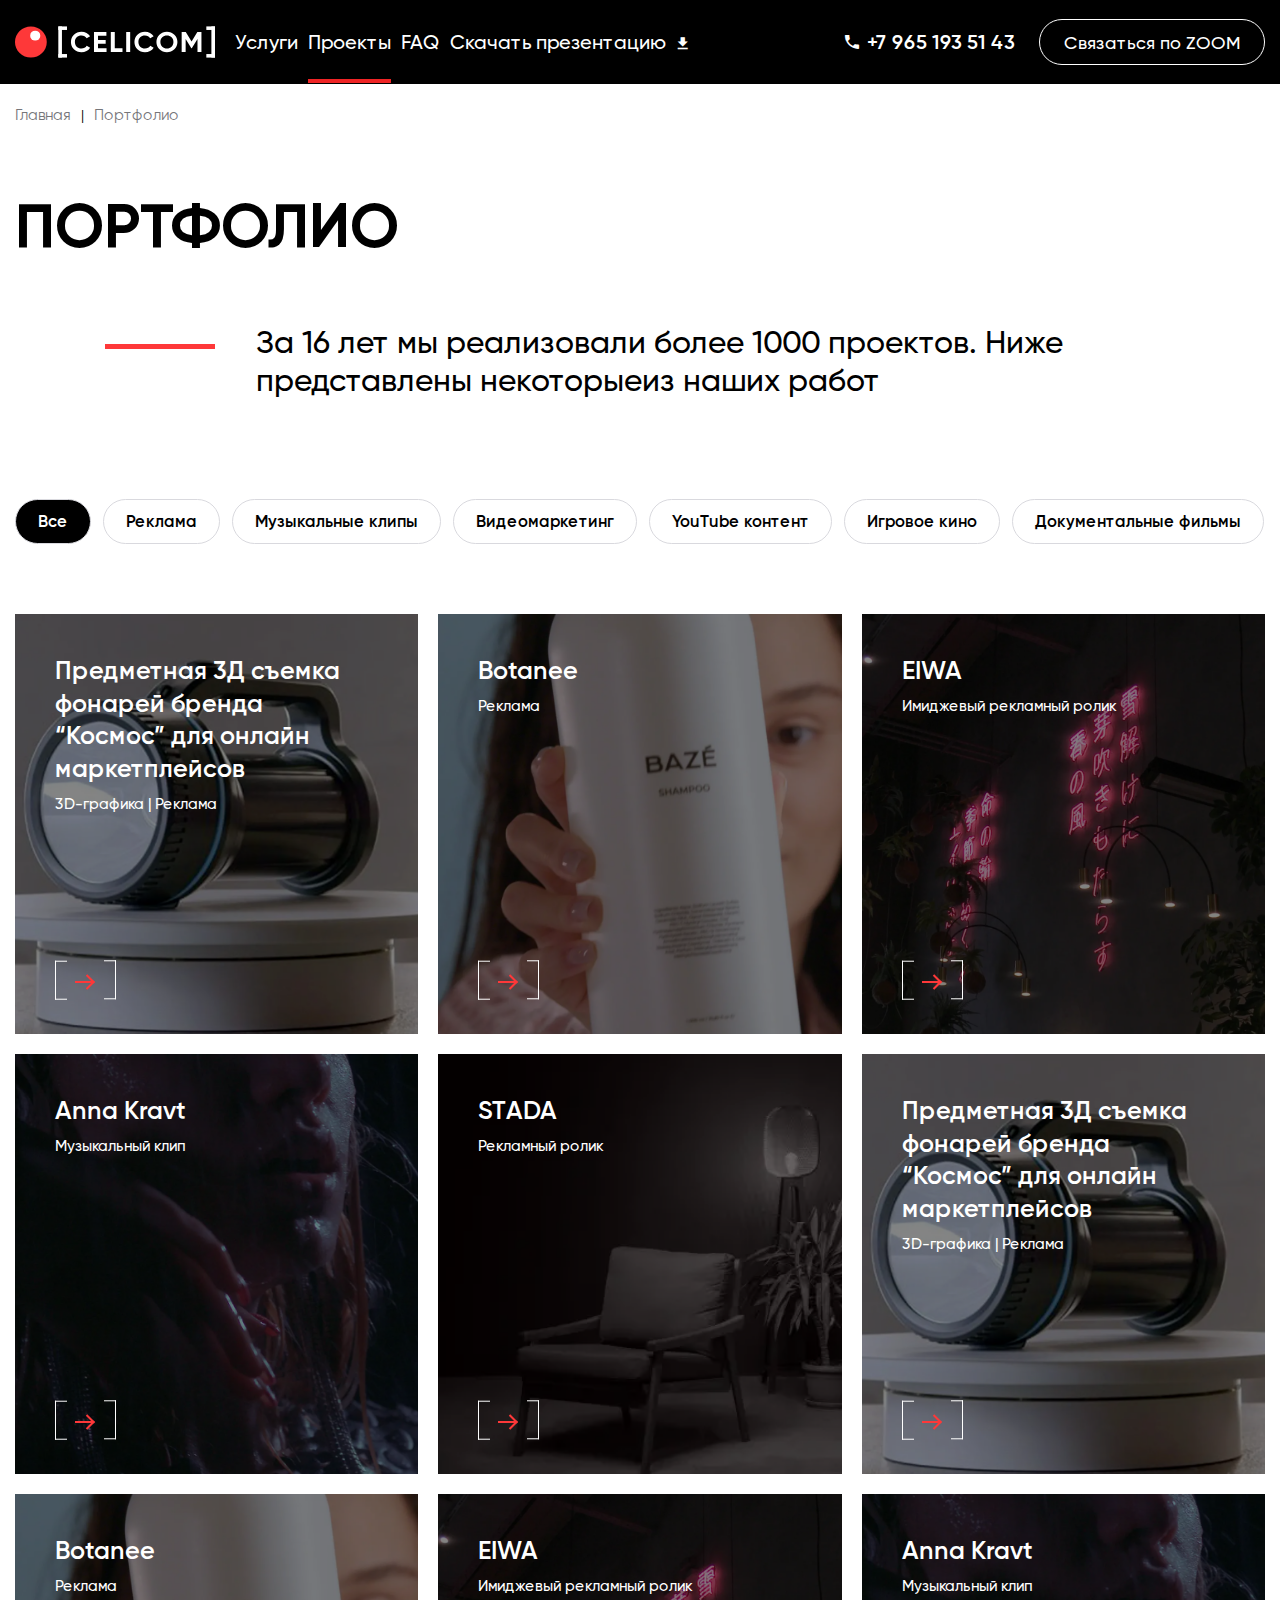
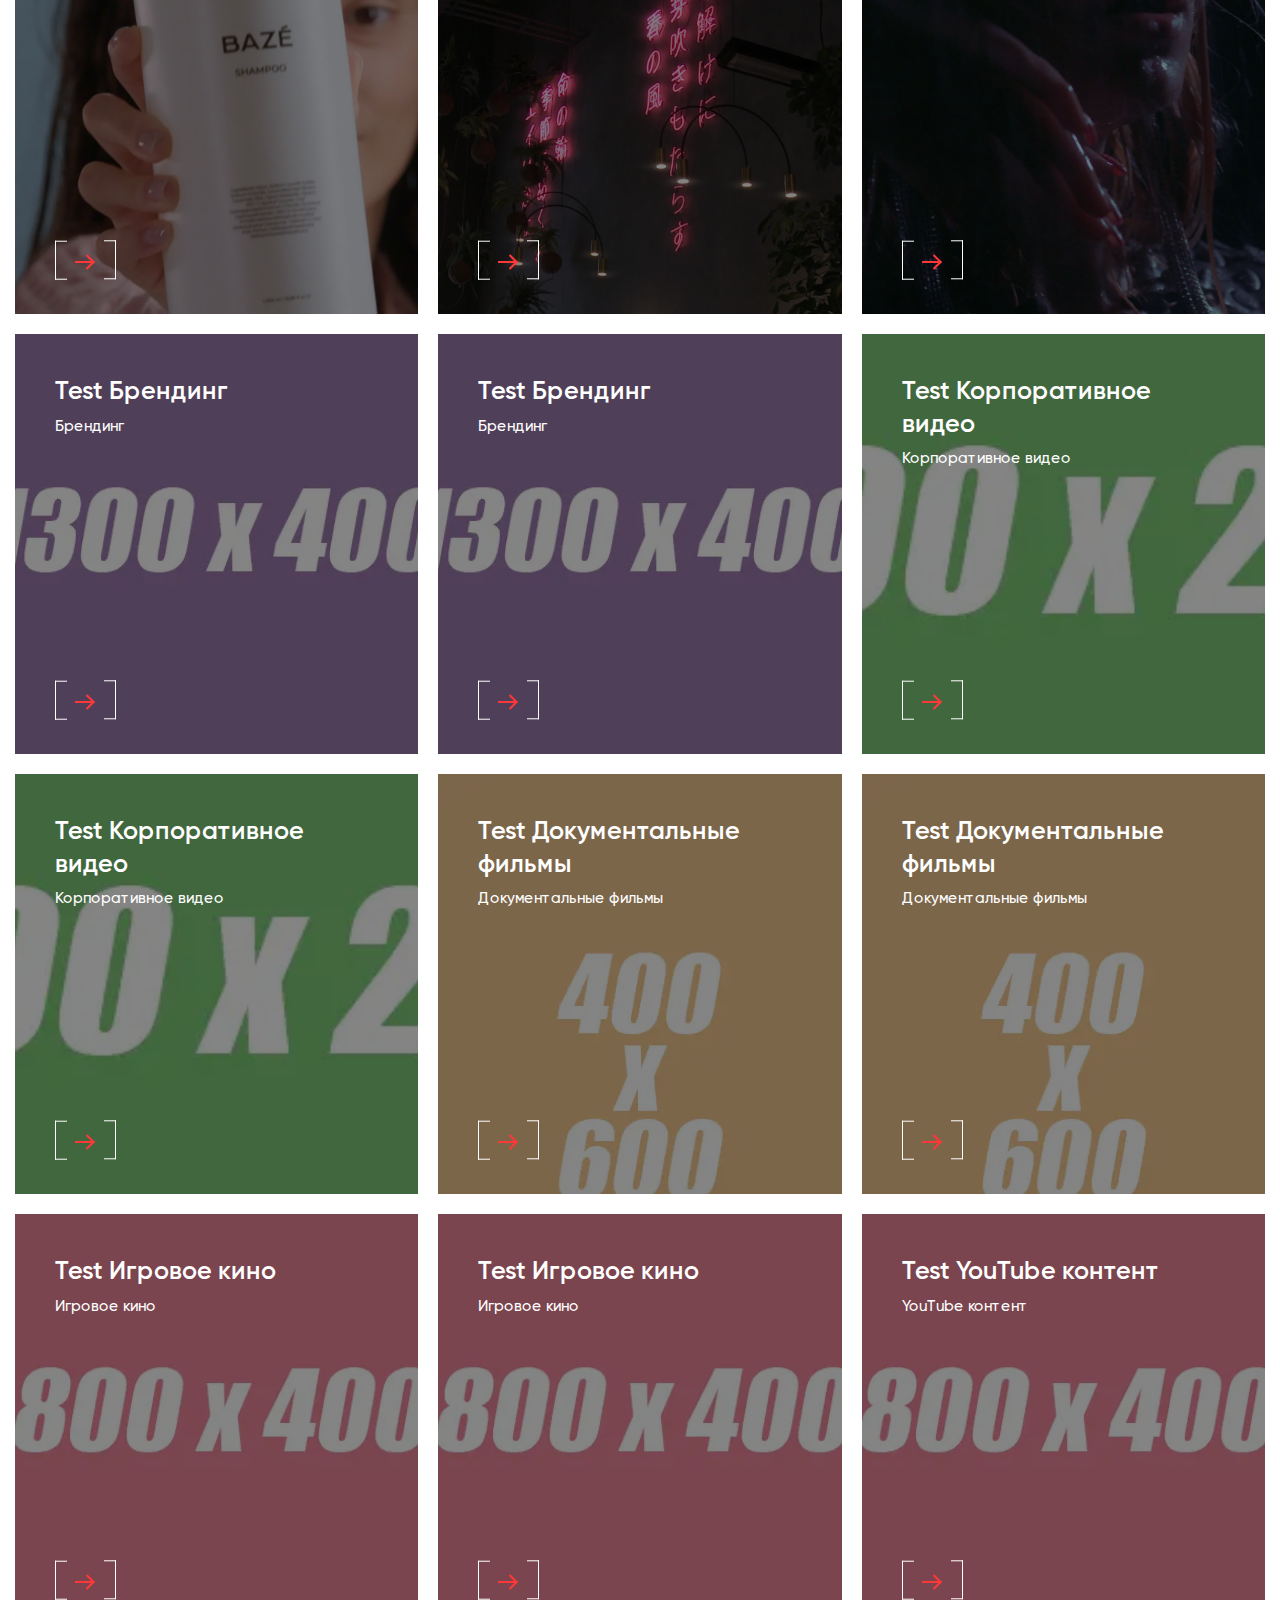
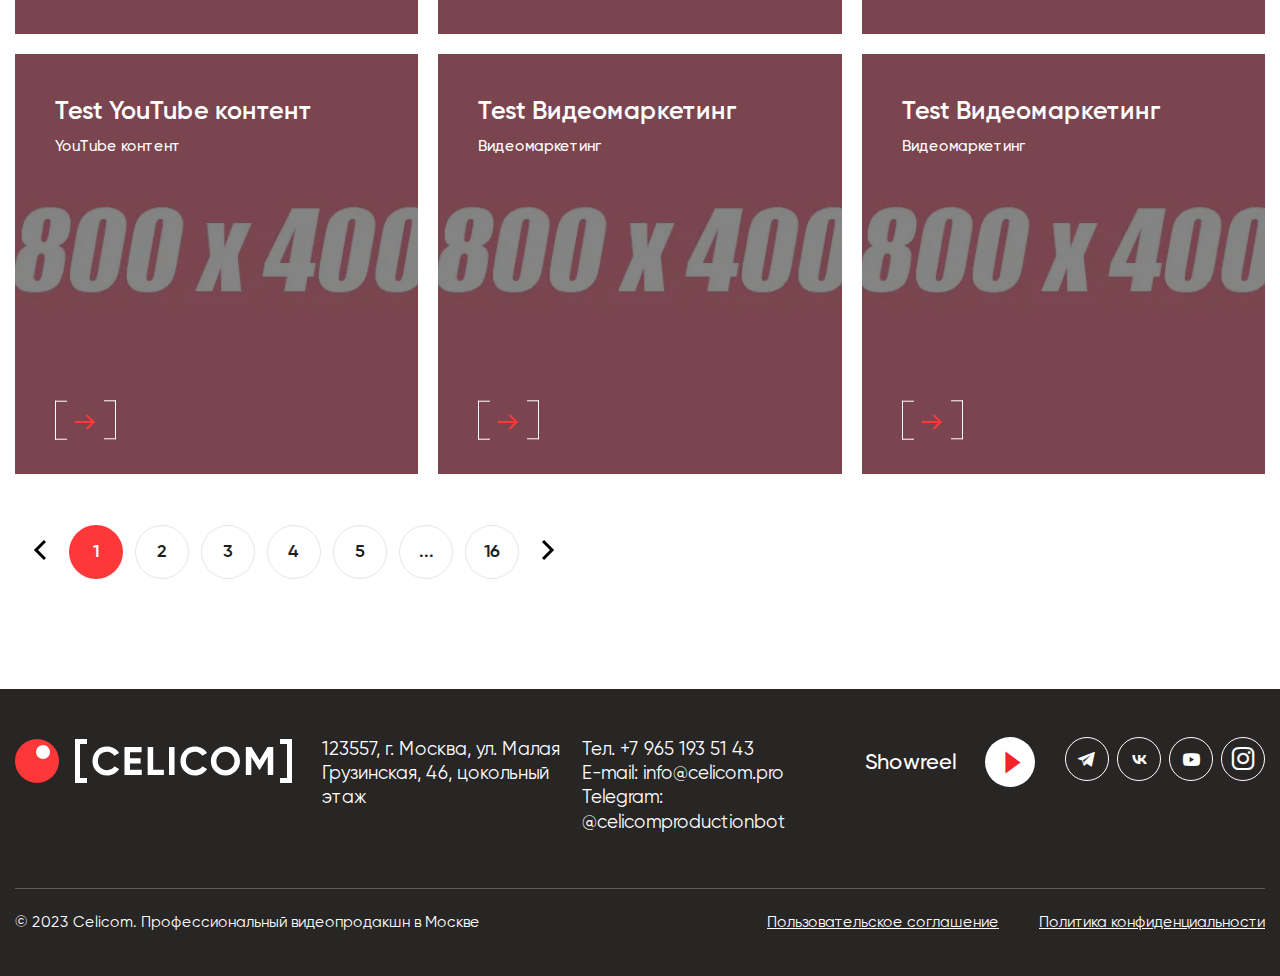
<file: portfolio.html>
<!DOCTYPE html>
<html lang="ru">

<head>
	<title>Portfolio</title>
	<meta charset="UTF-8">
	<meta name="format-detection" content="telephone=no">
	<!-- <style>body{opacity: 0;}</style> -->
	<link rel="stylesheet" href="css/style.min.css?_v=20231230170743">
	<!-- <meta name="robots" content="noindex, nofollow"> -->
	<meta name="viewport" content="width=device-width, initial-scale=1.0">
	<!-- Yandex.Metrika counter -->
	<script type="text/javascript">
		(function(m, e, t, r, i, k, a) {
			m[i] = m[i] || function() {
				(m[i].a = m[i].a || []).push(arguments)
			};
			m[i].l = 1 * new Date();
			for (var j = 0; j < document.scripts.length; j++) {
				if (document.scripts[j].src === r) {
					return;
				}
			}
			k = e.createElement(t), a = e.getElementsByTagName(t)[0], k.async = 1, k.src = r, a.parentNode.insertBefore(k, a)
		})
		(window, document, "script", "https://mc.yandex.ru/metrika/tag.js", "ym");

		ym(93094584, "init", {
			clickmap: true,
			trackLinks: true,
			accurateTrackBounce: true,
			webvisor: true
		});
	</script>
	<noscript>
		<div><picture><source srcset="https://mc.yandex.ru/watch/93094584" type="image/webp"><img src="https://mc.yandex.ru/watch/93094584" style="position:absolute; left:-9999px;" alt="" /></picture></div>
	</noscript>
	<!-- Yandex.Metrika counter -->
</head>

<body>
	<div class="wrapper wrapper_portfolio-page">
		<header class="header">
			<div class="header__container">
				<a href="index.html" class="header__logo logo"><img src="img/logo.svg" alt="logo"></a>
				<div class="header__menu menu">
					<button type="button" class="menu__icon icon-menu"><span></span></button>
					<nav class="menu__body">
						<ul class="menu__list">
							<li class="menu__item"><a href="index.html#services" class="menu__link">Услуги</a>
							</li>
							<li class="menu__item"><a target="_blank" href="portfolio.html" class="menu__link menu__link_active">Проекты</a></li>
							<li class="menu__item"><a href="index.html#questions" class="menu__link">FAQ</a>
							</li>
							<li class="menu__item"><a href="#" class="menu__link menu__link_download _icon-file-download">Скачать
									презентацию</a></li>
						</ul>
						<div class="menu__cta">
							<div class="hero__buttons">
								<button data-popup="#popup-discuss" type="button" class="button button_header">Обсудить
									проект</button>
								<a href="brief.html" class="brief-button brief-button_header">
									<span>Заполнить бриф</span>
								</a>
							</div>
							<a target="_blank" href="https://www.youtube.com/watch?v=hO4PhCQF6EM" class="hero__showrell showrell showrell_header">
								<span>Showreel</span>
								<span class="showrell__icon"></span>
							</a>
						</div>
					</nav>
				</div>
				<div class="header__actions">
					<div data-da=".menu__body,1150,last" class="header__social social">
						<a target="_blank" href="https://t.me/CelicomProductionBot" class="social__telegram _icon-telegram"></a>
						<a target="_blank" href="https://vk.com/celicomprovideo" class="social__wk _icon-wk"></a>
						<a target="_blank" href="https://www.youtube.com/@celicomproduction" class="social__youtube _icon-youtube"></a>
						<a target="_blank" href="https://www.instagram.com/celicomprovideo/" class="social__instagram _icon-instagram"></a>
					</div>
					<div data-da=".menu__body,768,last" class="header__callback callback">
						<a href="tel:+79651935143" class="callback__link _icon-phone">+7 965 193 51 43</a>
					</div>
					<div data-da=".menu__body,550,last" class="header__cta">
						<button data-popup="#zoom-message" type="button" class="header__button">Связаться по ZOOM</button>
					</div>
				</div>
			</div>
		</header>
		<main class="page page_portfolio-page">
			<section class="portfolio-page">
				<div class="portfolio-page__container">
					<ul class="portfolio-page__breadcrumps breadcrumps">
						<li>
							<a href="index.html" class="bradcrumps__link">Главная</a>
						</li>
						<span>|</span>
						<li>
							Портфолио
						</li>
					</ul>
					<h1 class="portfolio-page__title title title_black">Портфолио</h1>
					<p class="portfolio-page__description">
						За 16 лет мы реализовали более 1000 проектов. Ниже представлены некоторыеиз наших работ
					</p>
					<div class="filter-portfolio">
						<div class="filter-portfolio__navigation">
							<button class="filter-button filter-button_all active-filter-button" data-f="all">Все</button>
							<button class="filter-button filter-button_1" data-f="advertisement-filter">Реклама
								<svg xmlns="http://www.w3.org/2000/svg" width="14" height="14" viewBox="0 0 14 14" fill="none">
									<path d="M13 1L1 13" stroke="white" stroke-width="2" stroke-miterlimit="10" />
									<path d="M1 1L13 13" stroke="white" stroke-width="2" stroke-miterlimit="10" />
								</svg>
							</button>
							<button class="filter-button filter-button_2" data-f="music-clips-filter">Музыкальные клипы
								<svg xmlns="http://www.w3.org/2000/svg" width="14" height="14" viewBox="0 0 14 14" fill="none">
									<path d="M13 1L1 13" stroke="white" stroke-width="2" stroke-miterlimit="10" />
									<path d="M1 1L13 13" stroke="white" stroke-width="2" stroke-miterlimit="10" />
								</svg>
							</button>
							<button class="filter-button filter-button_3" data-f="video-marketing-filter">Видеомаркетинг
								<svg xmlns="http://www.w3.org/2000/svg" width="14" height="14" viewBox="0 0 14 14" fill="none">
									<path d="M13 1L1 13" stroke="white" stroke-width="2" stroke-miterlimit="10" />
									<path d="M1 1L13 13" stroke="white" stroke-width="2" stroke-miterlimit="10" />
								</svg>
							</button>
							<button class="filter-button filter-button_4" data-f="youtube-content-filter">YouTube контент
								<svg xmlns="http://www.w3.org/2000/svg" width="14" height="14" viewBox="0 0 14 14" fill="none">
									<path d="M13 1L1 13" stroke="white" stroke-width="2" stroke-miterlimit="10" />
									<path d="M1 1L13 13" stroke="white" stroke-width="2" stroke-miterlimit="10" />
								</svg>
							</button>
							<button class="filter-button filter-button_5" data-f="feature-film-filter">Игровое кино
								<svg xmlns="http://www.w3.org/2000/svg" width="14" height="14" viewBox="0 0 14 14" fill="none">
									<path d="M13 1L1 13" stroke="white" stroke-width="2" stroke-miterlimit="10" />
									<path d="M1 1L13 13" stroke="white" stroke-width="2" stroke-miterlimit="10" />
								</svg>
							</button>
							<button class="filter-button filter-button_6" data-f="documentary-films-filter">Документальные
								фильмы
								<svg xmlns="http://www.w3.org/2000/svg" width="14" height="14" viewBox="0 0 14 14" fill="none">
									<path d="M13 1L1 13" stroke="white" stroke-width="2" stroke-miterlimit="10" />
									<path d="M1 1L13 13" stroke="white" stroke-width="2" stroke-miterlimit="10" />
								</svg>
							</button>
							<button class="filter-button filter-button_7" data-f="corporate-video-filter">Корпоративное видео
								<svg xmlns="http://www.w3.org/2000/svg" width="14" height="14" viewBox="0 0 14 14" fill="none">
									<path d="M13 1L1 13" stroke="white" stroke-width="2" stroke-miterlimit="10" />
									<path d="M1 1L13 13" stroke="white" stroke-width="2" stroke-miterlimit="10" />
								</svg>
							</button>
							<button class="filter-button filter-button_8" data-f="branding-filter">Брендинг
								<svg xmlns="http://www.w3.org/2000/svg" width="14" height="14" viewBox="0 0 14 14" fill="none">
									<path d="M13 1L1 13" stroke="white" stroke-width="2" stroke-miterlimit="10" />
									<path d="M1 1L13 13" stroke="white" stroke-width="2" stroke-miterlimit="10" />
								</svg>
							</button>
						</div>
						<div class="filter-portfolio__items">
							<a target="_blank" href="#" class="filter-portfolio__item advertisement-filter">
								<div class="filter-portfolio__content">
									<div class="filter-portfolio__title">
										Предметная 3Д съемка фонарей бренда “Космос” для онлайн маркетплейсов
									</div>
									<div class="filter-portfolio__description">
										<span>3D-графика</span>
										|
										<span>Реклама</span>
									</div>
								</div>
								<span class="filter-portfolio__button">
									<div class="filter-portfolio__cta">
										<span>Подробнее</span>
										<img src="img/icons/red-reight-side.svg" alt="icon">
									</div>
								</span>
								<picture><source srcset="img/portfolio/01.webp" type="image/webp"><img class="filter-portfolio__background" src="img/portfolio/01.jpg" alt="image"></picture>
							</a>
							<a target="_blank" href="#" class="filter-portfolio__item advertisement-filter">
								<div class="filter-portfolio__content">
									<div class="filter-portfolio__title">
										Botanee
									</div>
									<div class="filter-portfolio__description">
										<span>Реклама</span>
									</div>
								</div>
								<span class="filter-portfolio__button">
									<div class="filter-portfolio__cta">
										<span>Подробнее</span>
										<img src="img/icons/red-reight-side.svg" alt="icon">
									</div>
								</span>
								<picture><source srcset="img/portfolio/02.webp" type="image/webp"><img class="filter-portfolio__background" src="img/portfolio/02.jpg" alt="image"></picture>
							</a>
							<a target="_blank" href="#" class="filter-portfolio__item advertisement-filter">
								<div class="filter-portfolio__content">
									<div class="filter-portfolio__title">
										EIWA
									</div>
									<div class="filter-portfolio__description">
										<span>Имиджевый рекламный ролик</span>
									</div>
								</div>
								<span class="filter-portfolio__button">
									<div class="filter-portfolio__cta">
										<span>Подробнее</span>
										<img src="img/icons/red-reight-side.svg" alt="icon">
									</div>
								</span>
								<picture><source srcset="img/portfolio/eiva.webp" type="image/webp"><img class="filter-portfolio__background" src="img/portfolio/eiva.jpg" alt="image"></picture>
							</a>
							<a target="_blank" href="#" class="filter-portfolio__item music-clips-filter">
								<div class="filter-portfolio__content">
									<div class="filter-portfolio__title">
										Anna Kravt
									</div>
									<div class="filter-portfolio__description">
										<span>Музыкальный клип</span>
									</div>
								</div>
								<span class="filter-portfolio__button">
									<div class="filter-portfolio__cta">
										<span>Подробнее</span>
										<img src="img/icons/red-reight-side.svg" alt="icon">
									</div>
								</span>
								<picture><source srcset="img/portfolio/04-mob.webp" type="image/webp"><img class="filter-portfolio__background" src="img/portfolio/04-mob.jpg" alt="image"></picture>
							</a>
							<a target="_blank" href="#" class="filter-portfolio__item advertisement-filter">
								<div class="filter-portfolio__content">
									<div class="filter-portfolio__title">
										STADA
									</div>
									<div class="filter-portfolio__description">
										<span>Рекламный ролик</span>
									</div>
								</div>
								<span class="filter-portfolio__button">
									<div class="filter-portfolio__cta">
										<span>Подробнее</span>
										<img src="img/icons/red-reight-side.svg" alt="icon">
									</div>
								</span>
								<picture><source srcset="img/portfolio/05.webp" type="image/webp"><img class="filter-portfolio__background" src="img/portfolio/05.jpg" alt="image"></picture>
							</a>
							<a target="_blank" href="#" class="filter-portfolio__item advertisement-filter">
								<div class="filter-portfolio__content">
									<div class="filter-portfolio__title">
										Предметная 3Д съемка фонарей бренда “Космос” для онлайн маркетплейсов
									</div>
									<div class="filter-portfolio__description">
										<span>3D-графика</span>
										|
										<span>Реклама</span>
									</div>
								</div>
								<span class="filter-portfolio__button">
									<div class="filter-portfolio__cta">
										<span>Подробнее</span>
										<img src="img/icons/red-reight-side.svg" alt="icon">
									</div>
								</span>
								<picture><source srcset="img/portfolio/01.webp" type="image/webp"><img class="filter-portfolio__background" src="img/portfolio/01.jpg" alt="image"></picture>
							</a>
							<a target="_blank" href="#" class="filter-portfolio__item advertisement-filter">
								<div class="filter-portfolio__content">
									<div class="filter-portfolio__title">
										Botanee
									</div>
									<div class="filter-portfolio__description">
										<span>Реклама</span>
									</div>
								</div>
								<span class="filter-portfolio__button">
									<div class="filter-portfolio__cta">
										<span>Подробнее</span>
										<img src="img/icons/red-reight-side.svg" alt="icon">
									</div>
								</span>
								<picture><source srcset="img/portfolio/02.webp" type="image/webp"><img class="filter-portfolio__background" src="img/portfolio/02.jpg" alt="image"></picture>
							</a>
							<a target="_blank" href="#" class="filter-portfolio__item advertisement-filter">
								<div class="filter-portfolio__content">
									<div class="filter-portfolio__title">
										EIWA
									</div>
									<div class="filter-portfolio__description">
										<span>Имиджевый рекламный ролик</span>
									</div>
								</div>
								<span class="filter-portfolio__button">
									<div class="filter-portfolio__cta">
										<span>Подробнее</span>
										<img src="img/icons/red-reight-side.svg" alt="icon">
									</div>
								</span>
								<picture><source srcset="img/portfolio/eiva.webp" type="image/webp"><img class="filter-portfolio__background" src="img/portfolio/eiva.jpg" alt="image"></picture>
							</a>
							<a target="_blank" href="#" class="filter-portfolio__item music-clips-filter">
								<div class="filter-portfolio__content">
									<div class="filter-portfolio__title">
										Anna Kravt
									</div>
									<div class="filter-portfolio__description">
										<span>Музыкальный клип</span>
									</div>
								</div>
								<span class="filter-portfolio__button">
									<div class="filter-portfolio__cta">
										<span>Подробнее</span>
										<img src="img/icons/red-reight-side.svg" alt="icon">
									</div>
								</span>
								<picture><source srcset="img/portfolio/04-mob.webp" type="image/webp"><img class="filter-portfolio__background" src="img/portfolio/04-mob.jpg" alt="image"></picture>
							</a>
							<a target="_blank" href="#" class="filter-portfolio__item branding-filter">
								<div class="filter-portfolio__content">
									<div class="filter-portfolio__title">
										Test Брендинг
									</div>
									<div class="filter-portfolio__description">
										<span>Брендинг</span>
									</div>
								</div>
								<span class="filter-portfolio__button">
									<div class="filter-portfolio__cta">
										<span>Подробнее</span>
										<img src="img/icons/red-reight-side.svg" alt="icon">
									</div>
								</span>
								<picture><source srcset="img/testing/1300x400.webp" type="image/webp"><img class="filter-portfolio__background" src="img/testing/1300x400.jpg" alt="image"></picture>
							</a>
							<a target="_blank" href="#" class="filter-portfolio__item branding-filter">
								<div class="filter-portfolio__content">
									<div class="filter-portfolio__title">
										Test Брендинг
									</div>
									<div class="filter-portfolio__description">
										<span>Брендинг</span>
									</div>
								</div>
								<span class="filter-portfolio__button">
									<div class="filter-portfolio__cta">
										<span>Подробнее</span>
										<img src="img/icons/red-reight-side.svg" alt="icon">
									</div>
								</span>
								<picture><source srcset="img/testing/1300x400.webp" type="image/webp"><img class="filter-portfolio__background" src="img/testing/1300x400.jpg" alt="image"></picture>
							</a>
							<a target="_blank" href="#" class="filter-portfolio__item corporate-video-filter">
								<div class="filter-portfolio__content">
									<div class="filter-portfolio__title">
										Test Корпоративное видео
									</div>
									<div class="filter-portfolio__description">
										<span>Корпоративное видео</span>
									</div>
								</div>
								<span class="filter-portfolio__button">
									<div class="filter-portfolio__cta">
										<span>Подробнее</span>
										<img src="img/icons/red-reight-side.svg" alt="icon">
									</div>
								</span>
								<picture><source srcset="img/testing/1300x200.webp" type="image/webp"><img class="filter-portfolio__background" src="img/testing/1300x200.jpg" alt="image"></picture>
							</a>
							<a target="_blank" href="#" class="filter-portfolio__item corporate-video-filter">
								<div class="filter-portfolio__content">
									<div class="filter-portfolio__title">
										Test Корпоративное видео
									</div>
									<div class="filter-portfolio__description">
										<span>Корпоративное видео</span>
									</div>
								</div>
								<span class="filter-portfolio__button">
									<div class="filter-portfolio__cta">
										<span>Подробнее</span>
										<img src="img/icons/red-reight-side.svg" alt="icon">
									</div>
								</span>
								<picture><source srcset="img/testing/1300x200.webp" type="image/webp"><img class="filter-portfolio__background" src="img/testing/1300x200.jpg" alt="image"></picture>
							</a>
							<a target="_blank" href="#" class="filter-portfolio__item documentary-films-filter">
								<div class="filter-portfolio__content">
									<div class="filter-portfolio__title">
										Test Документальные фильмы
									</div>
									<div class="filter-portfolio__description">
										<span>Документальные фильмы</span>
									</div>
								</div>
								<span class="filter-portfolio__button">
									<div class="filter-portfolio__cta">
										<span>Подробнее</span>
										<img src="img/icons/red-reight-side.svg" alt="icon">
									</div>
								</span>
								<picture><source srcset="img/testing/400x600.webp" type="image/webp"><img class="filter-portfolio__background" src="img/testing/400x600.jpg" alt="image"></picture>
							</a>
							<a target="_blank" href="#" class="filter-portfolio__item documentary-films-filter">
								<div class="filter-portfolio__content">
									<div class="filter-portfolio__title">
										Test Документальные фильмы
									</div>
									<div class="filter-portfolio__description">
										<span>Документальные фильмы</span>
									</div>
								</div>
								<span class="filter-portfolio__button">
									<div class="filter-portfolio__cta">
										<span>Подробнее</span>
										<img src="img/icons/red-reight-side.svg" alt="icon">
									</div>
								</span>
								<picture><source srcset="img/testing/400x600.webp" type="image/webp"><img class="filter-portfolio__background" src="img/testing/400x600.jpg" alt="image"></picture>
							</a>
							<a target="_blank" href="#" class="filter-portfolio__item feature-film-filter">
								<div class="filter-portfolio__content">
									<div class="filter-portfolio__title">
										Test Игровое кино
									</div>
									<div class="filter-portfolio__description">
										<span>Игровое кино</span>
									</div>
								</div>
								<span class="filter-portfolio__button">
									<div class="filter-portfolio__cta">
										<span>Подробнее</span>
										<img src="img/icons/red-reight-side.svg" alt="icon">
									</div>
								</span>
								<picture><source srcset="img/testing/800x400.webp" type="image/webp"><img class="filter-portfolio__background" src="img/testing/800x400.jpg" alt="image"></picture>
							</a>
							<a target="_blank" href="#" class="filter-portfolio__item feature-film-filter">
								<div class="filter-portfolio__content">
									<div class="filter-portfolio__title">
										Test Игровое кино
									</div>
									<div class="filter-portfolio__description">
										<span>Игровое кино</span>
									</div>
								</div>
								<span class="filter-portfolio__button">
									<div class="filter-portfolio__cta">
										<span>Подробнее</span>
										<img src="img/icons/red-reight-side.svg" alt="icon">
									</div>
								</span>
								<picture><source srcset="img/testing/800x400.webp" type="image/webp"><img class="filter-portfolio__background" src="img/testing/800x400.jpg" alt="image"></picture>
							</a>
							<a target="_blank" href="#" class="filter-portfolio__item youtube-content-filter">
								<div class="filter-portfolio__content">
									<div class="filter-portfolio__title">
										Test YouTube контент
									</div>
									<div class="filter-portfolio__description">
										<span>YouTube контент</span>
									</div>
								</div>
								<span class="filter-portfolio__button">
									<div class="filter-portfolio__cta">
										<span>Подробнее</span>
										<img src="img/icons/red-reight-side.svg" alt="icon">
									</div>
								</span>
								<picture><source srcset="img/testing/800x400.webp" type="image/webp"><img class="filter-portfolio__background" src="img/testing/800x400.jpg" alt="image"></picture>
							</a>
							<a target="_blank" href="#" class="filter-portfolio__item youtube-content-filter">
								<div class="filter-portfolio__content">
									<div class="filter-portfolio__title">
										Test YouTube контент
									</div>
									<div class="filter-portfolio__description">
										<span>YouTube контент</span>
									</div>
								</div>
								<span class="filter-portfolio__button">
									<div class="filter-portfolio__cta">
										<span>Подробнее</span>
										<img src="img/icons/red-reight-side.svg" alt="icon">
									</div>
								</span>
								<picture><source srcset="img/testing/800x400.webp" type="image/webp"><img class="filter-portfolio__background" src="img/testing/800x400.jpg" alt="image"></picture>
							</a>
							<a target="_blank" href="#" class="filter-portfolio__item video-marketing-filter">
								<div class="filter-portfolio__content">
									<div class="filter-portfolio__title">
										Test Видеомаркетинг
									</div>
									<div class="filter-portfolio__description">
										<span>Видеомаркетинг</span>
									</div>
								</div>
								<span class="filter-portfolio__button">
									<div class="filter-portfolio__cta">
										<span>Подробнее</span>
										<img src="img/icons/red-reight-side.svg" alt="icon">
									</div>
								</span>
								<picture><source srcset="img/testing/800x400.webp" type="image/webp"><img class="filter-portfolio__background" src="img/testing/800x400.jpg" alt="image"></picture>
							</a>
							<a target="_blank" href="#" class="filter-portfolio__item video-marketing-filter">
								<div class="filter-portfolio__content">
									<div class="filter-portfolio__title">
										Test Видеомаркетинг
									</div>
									<div class="filter-portfolio__description">
										<span>Видеомаркетинг</span>
									</div>
								</div>
								<span class="filter-portfolio__button">
									<div class="filter-portfolio__cta">
										<span>Подробнее</span>
										<img src="img/icons/red-reight-side.svg" alt="icon">
									</div>
								</span>
								<picture><source srcset="img/testing/800x400.webp" type="image/webp"><img class="filter-portfolio__background" src="img/testing/800x400.jpg" alt="image"></picture>
							</a>
						</div>
					</div>
					<div class="pages-navigation">
						<button class="pages-navigation__prev">
							<svg xmlns="http://www.w3.org/2000/svg" width="54" height="54" viewBox="0 0 54 54" fill="none">
								<path d="M29.9496 18.0504L21.0002 27.0002L29.9501 35.9496" stroke="black" stroke-width="3" />
							</svg>
						</button>
						<div class="pages-navigation__items">
							<a class="pages-navigation__link pages-navigation__link_active" href="#">1</a>
							<a class="pages-navigation__link" href="#">2</a>
							<a class="pages-navigation__link" href="#">3</a>
							<a class="pages-navigation__link" href="#">4</a>
							<a class="pages-navigation__link" href="#">5</a>
							<a class="pages-navigation__link" href="#">...</a>
							<a class="pages-navigation__link" href="#">16</a>
						</div>
						<button class="pages-navigation__next">
							<svg xmlns="http://www.w3.org/2000/svg" width="54" height="54" viewBox="0 0 54 54" fill="none">
								<path d="M24.0504 35.9496L32.9998 26.9998L24.0499 18.0504" stroke="black" stroke-width="3" />
							</svg>
						</button>
					</div>
				</div>
			</section>
		</main>
		<footer class="footer">
			<div class="footer__container">
				<div class="footer__top">
					<a href="#" class="footer__logo logo">
						<img src="img/logo.svg" alt="icon:logo">
					</a>
					<div class="footer__content">
						<a href="#" class="footer__address">123557, г. Москва,
							ул. Малая Грузинская, 46,
							цокольный этаж</a>
						<ul class="footer__list">
							<li class="footer__item">
								<a href="tel:+79651935143" class="footer__link">Тел. +7 965 193 51 43</a>
							</li>
							<li class="footer__item">
								<a href="#" class="footer__link">E-mail: info@celicom.pro</a>
							</li>
							<li class="footer__item">
								<a href="#" class="footer__link">Telegram: @celicomproductionbot</a>
							</li>
						</ul>
					</div>
					<div class="footer__actions">
						<a target="_blank" href="https://www.youtube.com/watch?v=hO4PhCQF6EM" class="footer__showrell showrell">
							<span>Showreel</span>
							<span class="showrell__icon"></span>
						</a>
						<div class="footer__social social">
							<a target="_blank" href="https://t.me/CelicomProductionBot" class="social__telegram _icon-telegram"></a>
							<a target="_blank" href="https://vk.com/celicomprovideo" class="social__wk _icon-wk"></a>
							<a target="_blank" href="https://www.youtube.com/@celicomproduction" class="social__youtube _icon-youtube"></a>
							<a target="_blank" href="https://www.instagram.com/celicomprovideo/" class="social__instagram _icon-instagram"></a>
						</div>
					</div>
				</div>
				<div class="footer__bottom bottom-footer">
					<p class="bottom-footer__info">© 2023 Celicom. Профессиональный видеопродакшн в Москве</p>
					<div class="bottom-footer__actions">
						<a href="#" class="terms">Пользовательское соглашение</a>
						<a href="#" class="policy">Политика конфиденциальности</a>
					</div>
				</div>
			</div>
		</footer>
	</div>
	<div id="form-message" aria-hidden="true" class="popup popup_thanks">
		<div class="popup__wrapper">
			<div class="popup__content">
				<button data-close type="button" class="popup__close">
					<img class="popup__light" src="img/icons/close.svg" alt="icon:close">
					<img class="popup__dark" src="img/icons/close-dark.svg" alt="icon:close">
				</button>
				<div class="popup__text">
					Заявка отправлена, <br> мы с вами свяжемся!
				</div>
				<div class="popup__button">
					<a href="index.html" class="button button_thanks">отлично</a>
				</div>
			</div>
		</div>
	</div>
	<div id="zoom-message" aria-hidden="true" class="popup popup__zoom zoom-popup">
		<div class="popup__wrapper">
			<div class="popup__content">
				<button data-close type="button" class="popup__close">
					<img class="popup__light" src="img/icons/close.svg" alt="icon:close">
					<img class="popup__dark" src="img/icons/close-dark.svg" alt="icon:close">
				</button>
				<div class="popup__header">Забронировать zoom-конференцию</div>
				<p class="popup__description">Мы вам перезвоним и подробно проконсультируем</p>
				<form data-popup-message="#form-message" data-ajax action="files/sendmail/sendmail.php" method="POST" class="zoom-popup__form">
					<div class="form-block__line zoom">
						<input data-required="email" autocomplete="off" type="text" name="usermail" data-error="введите ваш Email" placeholder="Ваш Email" class="input">
					</div>
					<div class="form-block__line zoom">
						<input data-required autocomplete="off" type="text" name="username" data-error="введите ваше имя" placeholder="Ваше имя" class="input">
					</div>
					<div class="form-block__line zoom">
						<input data-required data-datepicker autocomplete="off" type="text" name="userdate" data-error="назначьте дату" placeholder="Hазначить дату" class="input">
					</div>
					<select name="usertime" class="form">
						<option value="09:00" selected>09:00</option>
						<option value="10:00">10:00</option>
						<option value="11:00">11:00</option>
						<option value="12:00">12:00</option>
						<option value="13:00">13:00</option>
						<option value="14:00">14:00</option>
						<option value="15:00">15:00</option>
						<option value="16:00">16:00</option>
						<option value="17:00">17:00</option>
						<option value="18:00">18:00</option>
						<option value="19:00">19:00</option>
						<option value="20:00">20:00</option>
					</select>
					<button type="submit" class="button button_form">Отправить</button>
				</form>
			</div>
		</div>
	</div>
	<div id="popup-callback" aria-hidden="true" class="popup">
		<div class="popup__wrapper">
			<div class="popup__content">
				<button data-close type="button" class="popup__close">
					<img class="popup__light" src="img/icons/close.svg" alt="icon:close">
					<img class="popup__dark" src="img/icons/close-dark.svg" alt="icon:close">
				</button>
				<div class="popup__header">Оставьте заявку</div>
				<p class="popup__description">Мы вам перезвоним и подробно проконсультируем</p>
				<form data-popup-message="#form-message" data-ajax action="files/sendmail/sendmail.php" method="POST" class="popup__form-block form-block" action="#">
					<div class="form-block__inputs">
						<div class="form-block__line">
							<input data-required autocomplete="off" type="text" name="username" data-error="введите ваше имя" placeholder="Ваше имя" class="input">
						</div>
						<div class="form-block__line">
							<input data-required autocomplete="off" type="tel" name="userphone" data-error="Введите номер мобильного телефона" placeholder="Номер телефона" class="input">
						</div>
					</div>
					<div class="form-block__footer">
						<button type="submit" class="button button_form">Отправить</button>
						<p class="form-block__privacy">Отправляя свои данные вы даете согласие на их обработку в соответствии <a href="#">с политикой конфидециальности</a> </p>
					</div>
				</form>
			</div>
		</div>
	</div>
	<div id="popup-discuss" aria-hidden="true" class="popup">
		<div class="popup__wrapper">
			<div class="popup__content">
				<button data-close type="button" class="popup__close">
					<img class="popup__light" src="img/icons/close.svg" alt="icon:close">
					<img class="popup__dark" src="img/icons/close-dark.svg" alt="icon:close">
				</button>
				<div class="popup__header">Обсудить проект</div>
				<p class="popup__description">Мы вам перезвоним и подробно проконсультируем</p>
				<form data-popup-message="#form-message" data-ajax action="files/sendmail/sendmail.php" method="POST" class="popup__form-block form-block" action="#">
					<div class="form-block__inputs">
						<div class="form-block__line">
							<input data-required autocomplete="off" type="text" name="username" data-error="введите ваше имя" placeholder="Ваше имя" class="input">
						</div>
						<div class="form-block__line">
							<input data-required autocomplete="off" type="tel" name="userphone" data-error="Введите номер мобильного телефона" placeholder="Номер телефона" class="input">
						</div>
						<div class="form-block__line">
							<input data-required autocomplete="off" type="mail" name="usermail" data-error="Введите ваш Email" placeholder="Email" class="input">
						</div>
					</div>
					<div class="form-block__footer">
						<button type="submit" class="button button_form">Отправить</button>
						<p class="form-block__privacy">Отправляя свои данные вы даете согласие на их обработку в соответствии <a href="#">с политикой конфидециальности</a> </p>
					</div>
				</form>
			</div>
		</div>
	</div>
	<script>
		// 2. This code loads the IFrame Player API code asynchronously.
		var tag = document.createElement('script');

		tag.src = "https://www.youtube.com/iframe_api";
		var firstScriptTag = document.getElementsByTagName('script')[0];
		firstScriptTag.parentNode.insertBefore(tag, firstScriptTag);

		// 3. This function creates an <iframe> (and YouTube player)
		//    after the API code downloads.
		function onYouTubeIframeAPIReady() {
			changeVideo('DjvXezhjTUo');
		}
		// 4. The API will call this function when the video player is ready.
		function onPlayerReady(event) {
			event.target.playVideo();
			// if(window.innerWidth < 479){
			// 	player.loadVideoById('q2SvAHdqw0Q');
			// }
		}

		// 5. The API calls this function when the player's state changes.
		//    The function indicates that when playing a video (state=1),
		//    the player should play for six seconds and then stop.
		var done = false;

		function onPlayerStateChange(event) {
			if (event.data == YT.PlayerState.PLAYING && !done) {
				setTimeout(stopVideo, 6000);
				done = true;
			}
		}
		// function stopVideo() {
		// 	player.stopVideo();
		// }

		var player;

		function changeVideo(vidid) {
			if (player) {
				player.destroy;
			}
			player = new YT.Player('player', {
				width: '100%',
				videoId: vidid,
				playerVars: {
					autoplay: 1,
					playsinline: 1,
					mute: 1,
					controls: 0,
					loop: 1,
					playlist: 'DjvXezhjTUo',
					showinfo: 0
				},
				events: {
					onReady: onPlayerReady,
				},
			});
		}
	</script>
	<script src="js/app.min.js?_v=20231230170743"></script>
</body>

</html>
</file>
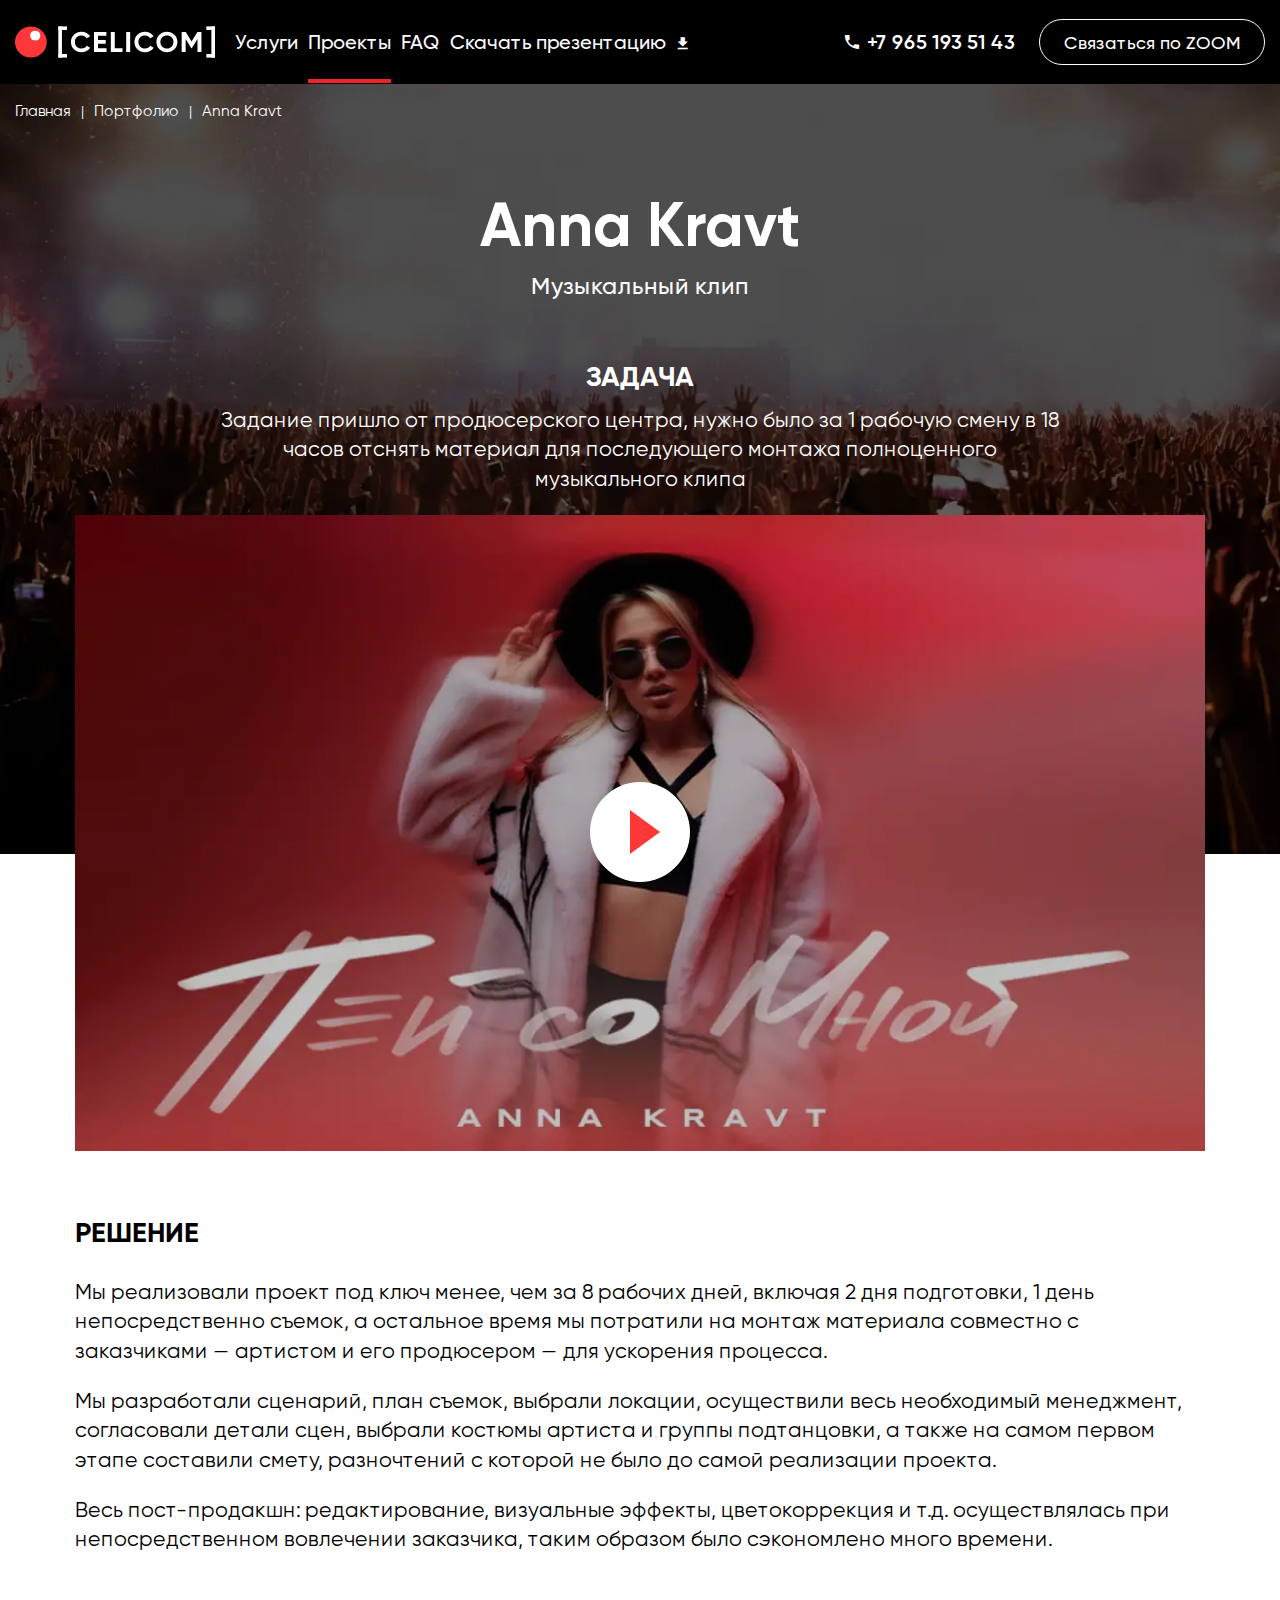
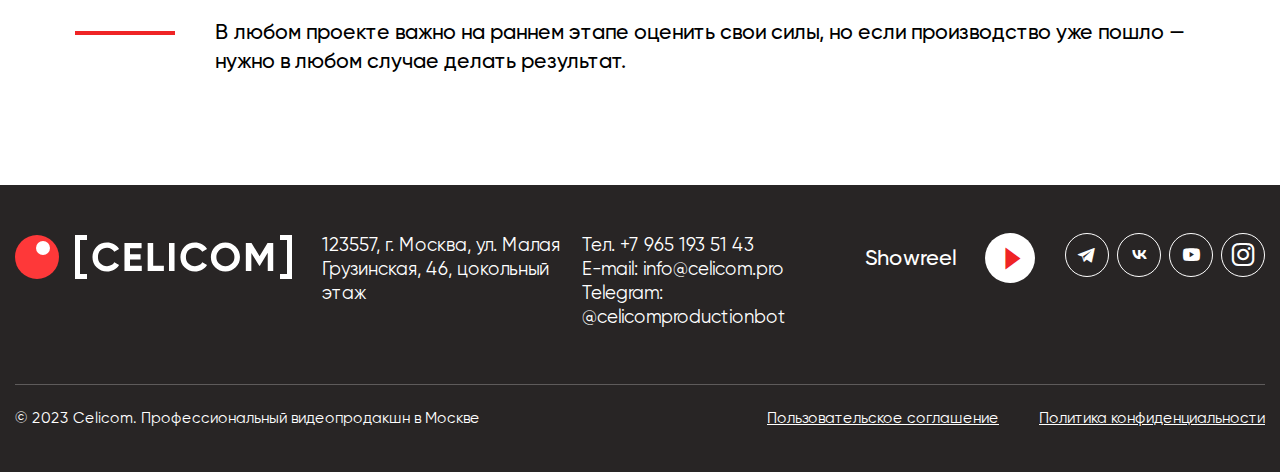
<file: project-1.html>
<!DOCTYPE html>
<html lang="ru">

<head>
	<title>Project-1</title>
	<meta charset="UTF-8">
	<meta name="format-detection" content="telephone=no">
	<!-- <style>body{opacity: 0;}</style> -->
	<link rel="stylesheet" href="css/style.min.css?_v=20231230170743">
	<!-- <meta name="robots" content="noindex, nofollow"> -->
	<meta name="viewport" content="width=device-width, initial-scale=1.0">
	<!-- Yandex.Metrika counter -->
	<script type="text/javascript">
		(function(m, e, t, r, i, k, a) {
			m[i] = m[i] || function() {
				(m[i].a = m[i].a || []).push(arguments)
			};
			m[i].l = 1 * new Date();
			for (var j = 0; j < document.scripts.length; j++) {
				if (document.scripts[j].src === r) {
					return;
				}
			}
			k = e.createElement(t), a = e.getElementsByTagName(t)[0], k.async = 1, k.src = r, a.parentNode.insertBefore(k, a)
		})
		(window, document, "script", "https://mc.yandex.ru/metrika/tag.js", "ym");

		ym(93094584, "init", {
			clickmap: true,
			trackLinks: true,
			accurateTrackBounce: true,
			webvisor: true
		});
	</script>
	<noscript>
		<div><picture><source srcset="https://mc.yandex.ru/watch/93094584" type="image/webp"><img src="https://mc.yandex.ru/watch/93094584" style="position:absolute; left:-9999px;" alt="" /></picture></div>
	</noscript>
	<!-- Yandex.Metrika counter -->
</head>

<body>
	<div class="wrapper wrapper_portfolio-page">
		<header class="header">
			<div class="header__container">
				<a href="index.html" class="header__logo logo"><img src="img/logo.svg" alt="logo"></a>
				<div class="header__menu menu">
					<button type="button" class="menu__icon icon-menu"><span></span></button>
					<nav class="menu__body">
						<ul class="menu__list">
							<li class="menu__item"><a href="index.html#services" class="menu__link">Услуги</a>
							</li>
							<li class="menu__item"><a target="_blank" href="portfolio.html" class="menu__link menu__link_active">Проекты</a></li>
							<li class="menu__item"><a href="index.html#questions" class="menu__link">FAQ</a>
							</li>
							<li class="menu__item"><a href="#" class="menu__link menu__link_download _icon-file-download">Скачать
									презентацию</a></li>
						</ul>
						<div class="menu__cta">
							<div class="hero__buttons">
								<button data-popup="#popup-discuss" type="button" class="button button_header">Обсудить
									проект</button>
								<a href="brief.html" class="brief-button brief-button_header">
									<span>Заполнить бриф</span>
								</a>
							</div>
							<a target="_blank" href="https://www.youtube.com/watch?v=hO4PhCQF6EM" class="hero__showrell showrell showrell_header">
								<span>Showreel</span>
								<span class="showrell__icon"></span>
							</a>
						</div>
					</nav>
				</div>
				<div class="header__actions">
					<div data-da=".menu__body,1150,last" class="header__social social">
						<a target="_blank" href="https://t.me/CelicomProductionBot" class="social__telegram _icon-telegram"></a>
						<a target="_blank" href="https://vk.com/celicomprovideo" class="social__wk _icon-wk"></a>
						<a target="_blank" href="https://www.youtube.com/@celicomproduction" class="social__youtube _icon-youtube"></a>
						<a target="_blank" href="https://www.instagram.com/celicomprovideo/" class="social__instagram _icon-instagram"></a>
					</div>
					<div data-da=".menu__body,768,last" class="header__callback callback">
						<a href="tel:+79651935143" class="callback__link _icon-phone">+7 965 193 51 43</a>
					</div>
					<div data-da=".menu__body,550,last" class="header__cta">
						<button data-popup="#zoom-message" type="button" class="header__button">Связаться по ZOOM</button>
					</div>
				</div>
			</div>
		</header>
		<main class="page page_project-page">
			<section class="project-page">
				<div class="project-page__container">
					<ul class="project-page__breadcrumps breadcrumps">
						<li>
							<a href="index.html" class="bradcrumps__link">Главная</a>
						</li>
						<span>|</span>
						<li>
							<a href="index.html" class="bradcrumps__link">Портфолио</a>
						</li>
						<span>|</span>
						<li>
							Anna Kravt
						</li>
					</ul>
					<h1 class="project-page__title title">Anna Kravt</h1>
					<p class="project-page__type">Музыкальный клип</p>
					<h3 class="project-page__subtitle">Задача</h3>
					<p class="project-page__description">Задание пришло от продюсерского центра, нужно было за 1 рабочую
						смену в 18 часов отснять материал для последующего
						монтажа полноценного музыкального клипа</p>
				</div>
			</section>
			<section class="project-inner">
				<div class="project-inner__container">
					<div class="project-inner__image">
						<picture><source srcset="img/project/video-bg.webp" type="image/webp"><img src="img/project/video-bg.png" alt="image"></picture>
						<a href="#">
							<svg xmlns="http://www.w3.org/2000/svg" width="100" height="100" viewBox="0 0 100 100" fill="none">
								<path d="M50 0C22.4 0 0 22.4 0 50C0 77.6 22.4 100 50 100C77.6 100 100 77.6 100 50C100 22.4 77.6 0 50 0Z" fill="white" />
								<path d="M40 28V72L70 50L40 28Z" fill="#FE3839" />
							</svg>
						</a>
					</div>
					<div class="project-inner__label">Решение</div>
					<div class="project-inner__text">
						<p>
							Мы реализовали проект под ключ менее, чем за 8 рабочих дней, включая 2 дня подготовки, 1 день непосредственно съемок, а
							остальное время мы потратили на монтаж материала совместно с заказчиками — артистом и его продюсером — для ускорения
							процесса.
						</p>
						<p>
							Мы разработали сценарий, план съемок, выбрали локации, осуществили весь необходимый менеджмент, согласовали детали сцен,
							выбрали костюмы артиста и группы подтанцовки, а также на самом первом этапе составили смету, разночтений с которой не
							было до самой реализации проекта.
						</p>
						<p>
							Весь пост-продакшн: редактирование, визуальные эффекты, цветокоррекция и т.д. осуществлялась при непосредственном
							вовлечении заказчика, таким образом было сэкономлено много времени.
						</p>
					</div>
					<div class="project-inner__bottom">
						В любом проекте важно на раннем этапе оценить свои силы, но если производство уже пошло — нужно в любом случае делать
						результат.
					</div>
				</div>
			</section>
		</main>
		<footer class="footer">
			<div class="footer__container">
				<div class="footer__top">
					<a href="#" class="footer__logo logo">
						<img src="img/logo.svg" alt="icon:logo">
					</a>
					<div class="footer__content">
						<a href="#" class="footer__address">123557, г. Москва,
							ул. Малая Грузинская, 46,
							цокольный этаж</a>
						<ul class="footer__list">
							<li class="footer__item">
								<a href="tel:+79651935143" class="footer__link">Тел. +7 965 193 51 43</a>
							</li>
							<li class="footer__item">
								<a href="#" class="footer__link">E-mail: info@celicom.pro</a>
							</li>
							<li class="footer__item">
								<a href="#" class="footer__link">Telegram: @celicomproductionbot</a>
							</li>
						</ul>
					</div>
					<div class="footer__actions">
						<a target="_blank" href="https://www.youtube.com/watch?v=hO4PhCQF6EM" class="footer__showrell showrell">
							<span>Showreel</span>
							<span class="showrell__icon"></span>
						</a>
						<div class="footer__social social">
							<a target="_blank" href="https://t.me/CelicomProductionBot" class="social__telegram _icon-telegram"></a>
							<a target="_blank" href="https://vk.com/celicomprovideo" class="social__wk _icon-wk"></a>
							<a target="_blank" href="https://www.youtube.com/@celicomproduction" class="social__youtube _icon-youtube"></a>
							<a target="_blank" href="https://www.instagram.com/celicomprovideo/" class="social__instagram _icon-instagram"></a>
						</div>
					</div>
				</div>
				<div class="footer__bottom bottom-footer">
					<p class="bottom-footer__info">© 2023 Celicom. Профессиональный видеопродакшн в Москве</p>
					<div class="bottom-footer__actions">
						<a href="#" class="terms">Пользовательское соглашение</a>
						<a href="#" class="policy">Политика конфиденциальности</a>
					</div>
				</div>
			</div>
		</footer>
	</div>
	<div id="form-message" aria-hidden="true" class="popup popup_thanks">
		<div class="popup__wrapper">
			<div class="popup__content">
				<button data-close type="button" class="popup__close">
					<img class="popup__light" src="img/icons/close.svg" alt="icon:close">
					<img class="popup__dark" src="img/icons/close-dark.svg" alt="icon:close">
				</button>
				<div class="popup__text">
					Заявка отправлена, <br> мы с вами свяжемся!
				</div>
				<div class="popup__button">
					<a href="index.html" class="button button_thanks">отлично</a>
				</div>
			</div>
		</div>
	</div>
	<div id="zoom-message" aria-hidden="true" class="popup popup__zoom zoom-popup">
		<div class="popup__wrapper">
			<div class="popup__content">
				<button data-close type="button" class="popup__close">
					<img class="popup__light" src="img/icons/close.svg" alt="icon:close">
					<img class="popup__dark" src="img/icons/close-dark.svg" alt="icon:close">
				</button>
				<div class="popup__header">Забронировать zoom-конференцию</div>
				<p class="popup__description">Мы вам перезвоним и подробно проконсультируем</p>
				<form data-popup-message="#form-message" data-ajax action="files/sendmail/sendmail.php" method="POST" class="zoom-popup__form">
					<div class="form-block__line zoom">
						<input data-required="email" autocomplete="off" type="text" name="usermail" data-error="введите ваш Email" placeholder="Ваш Email" class="input">
					</div>
					<div class="form-block__line zoom">
						<input data-required autocomplete="off" type="text" name="username" data-error="введите ваше имя" placeholder="Ваше имя" class="input">
					</div>
					<div class="form-block__line zoom">
						<input data-required data-datepicker autocomplete="off" type="text" name="userdate" data-error="назначьте дату" placeholder="Hазначить дату" class="input">
					</div>
					<select name="usertime" class="form">
						<option value="09:00" selected>09:00</option>
						<option value="10:00">10:00</option>
						<option value="11:00">11:00</option>
						<option value="12:00">12:00</option>
						<option value="13:00">13:00</option>
						<option value="14:00">14:00</option>
						<option value="15:00">15:00</option>
						<option value="16:00">16:00</option>
						<option value="17:00">17:00</option>
						<option value="18:00">18:00</option>
						<option value="19:00">19:00</option>
						<option value="20:00">20:00</option>
					</select>
					<button type="submit" class="button button_form">Отправить</button>
				</form>
			</div>
		</div>
	</div>
	<div id="popup-callback" aria-hidden="true" class="popup">
		<div class="popup__wrapper">
			<div class="popup__content">
				<button data-close type="button" class="popup__close">
					<img class="popup__light" src="img/icons/close.svg" alt="icon:close">
					<img class="popup__dark" src="img/icons/close-dark.svg" alt="icon:close">
				</button>
				<div class="popup__header">Оставьте заявку</div>
				<p class="popup__description">Мы вам перезвоним и подробно проконсультируем</p>
				<form data-popup-message="#form-message" data-ajax action="files/sendmail/sendmail.php" method="POST" class="popup__form-block form-block" action="#">
					<div class="form-block__inputs">
						<div class="form-block__line">
							<input data-required autocomplete="off" type="text" name="username" data-error="введите ваше имя" placeholder="Ваше имя" class="input">
						</div>
						<div class="form-block__line">
							<input data-required autocomplete="off" type="tel" name="userphone" data-error="Введите номер мобильного телефона" placeholder="Номер телефона" class="input">
						</div>
					</div>
					<div class="form-block__footer">
						<button type="submit" class="button button_form">Отправить</button>
						<p class="form-block__privacy">Отправляя свои данные вы даете согласие на их обработку в соответствии <a href="#">с политикой конфидециальности</a> </p>
					</div>
				</form>
			</div>
		</div>
	</div>
	<div id="popup-discuss" aria-hidden="true" class="popup">
		<div class="popup__wrapper">
			<div class="popup__content">
				<button data-close type="button" class="popup__close">
					<img class="popup__light" src="img/icons/close.svg" alt="icon:close">
					<img class="popup__dark" src="img/icons/close-dark.svg" alt="icon:close">
				</button>
				<div class="popup__header">Обсудить проект</div>
				<p class="popup__description">Мы вам перезвоним и подробно проконсультируем</p>
				<form data-popup-message="#form-message" data-ajax action="files/sendmail/sendmail.php" method="POST" class="popup__form-block form-block" action="#">
					<div class="form-block__inputs">
						<div class="form-block__line">
							<input data-required autocomplete="off" type="text" name="username" data-error="введите ваше имя" placeholder="Ваше имя" class="input">
						</div>
						<div class="form-block__line">
							<input data-required autocomplete="off" type="tel" name="userphone" data-error="Введите номер мобильного телефона" placeholder="Номер телефона" class="input">
						</div>
						<div class="form-block__line">
							<input data-required autocomplete="off" type="mail" name="usermail" data-error="Введите ваш Email" placeholder="Email" class="input">
						</div>
					</div>
					<div class="form-block__footer">
						<button type="submit" class="button button_form">Отправить</button>
						<p class="form-block__privacy">Отправляя свои данные вы даете согласие на их обработку в соответствии <a href="#">с политикой конфидециальности</a> </p>
					</div>
				</form>
			</div>
		</div>
	</div>
	<script>
		// 2. This code loads the IFrame Player API code asynchronously.
		var tag = document.createElement('script');

		tag.src = "https://www.youtube.com/iframe_api";
		var firstScriptTag = document.getElementsByTagName('script')[0];
		firstScriptTag.parentNode.insertBefore(tag, firstScriptTag);

		// 3. This function creates an <iframe> (and YouTube player)
		//    after the API code downloads.
		function onYouTubeIframeAPIReady() {
			changeVideo('DjvXezhjTUo');
		}
		// 4. The API will call this function when the video player is ready.
		function onPlayerReady(event) {
			event.target.playVideo();
			// if(window.innerWidth < 479){
			// 	player.loadVideoById('q2SvAHdqw0Q');
			// }
		}

		// 5. The API calls this function when the player's state changes.
		//    The function indicates that when playing a video (state=1),
		//    the player should play for six seconds and then stop.
		var done = false;

		function onPlayerStateChange(event) {
			if (event.data == YT.PlayerState.PLAYING && !done) {
				setTimeout(stopVideo, 6000);
				done = true;
			}
		}
		// function stopVideo() {
		// 	player.stopVideo();
		// }

		var player;

		function changeVideo(vidid) {
			if (player) {
				player.destroy;
			}
			player = new YT.Player('player', {
				width: '100%',
				videoId: vidid,
				playerVars: {
					autoplay: 1,
					playsinline: 1,
					mute: 1,
					controls: 0,
					loop: 1,
					playlist: 'DjvXezhjTUo',
					showinfo: 0
				},
				events: {
					onReady: onPlayerReady,
				},
			});
		}
	</script>
	<script src="js/app.min.js?_v=20231230170743"></script>
</body>

</html>
</file>
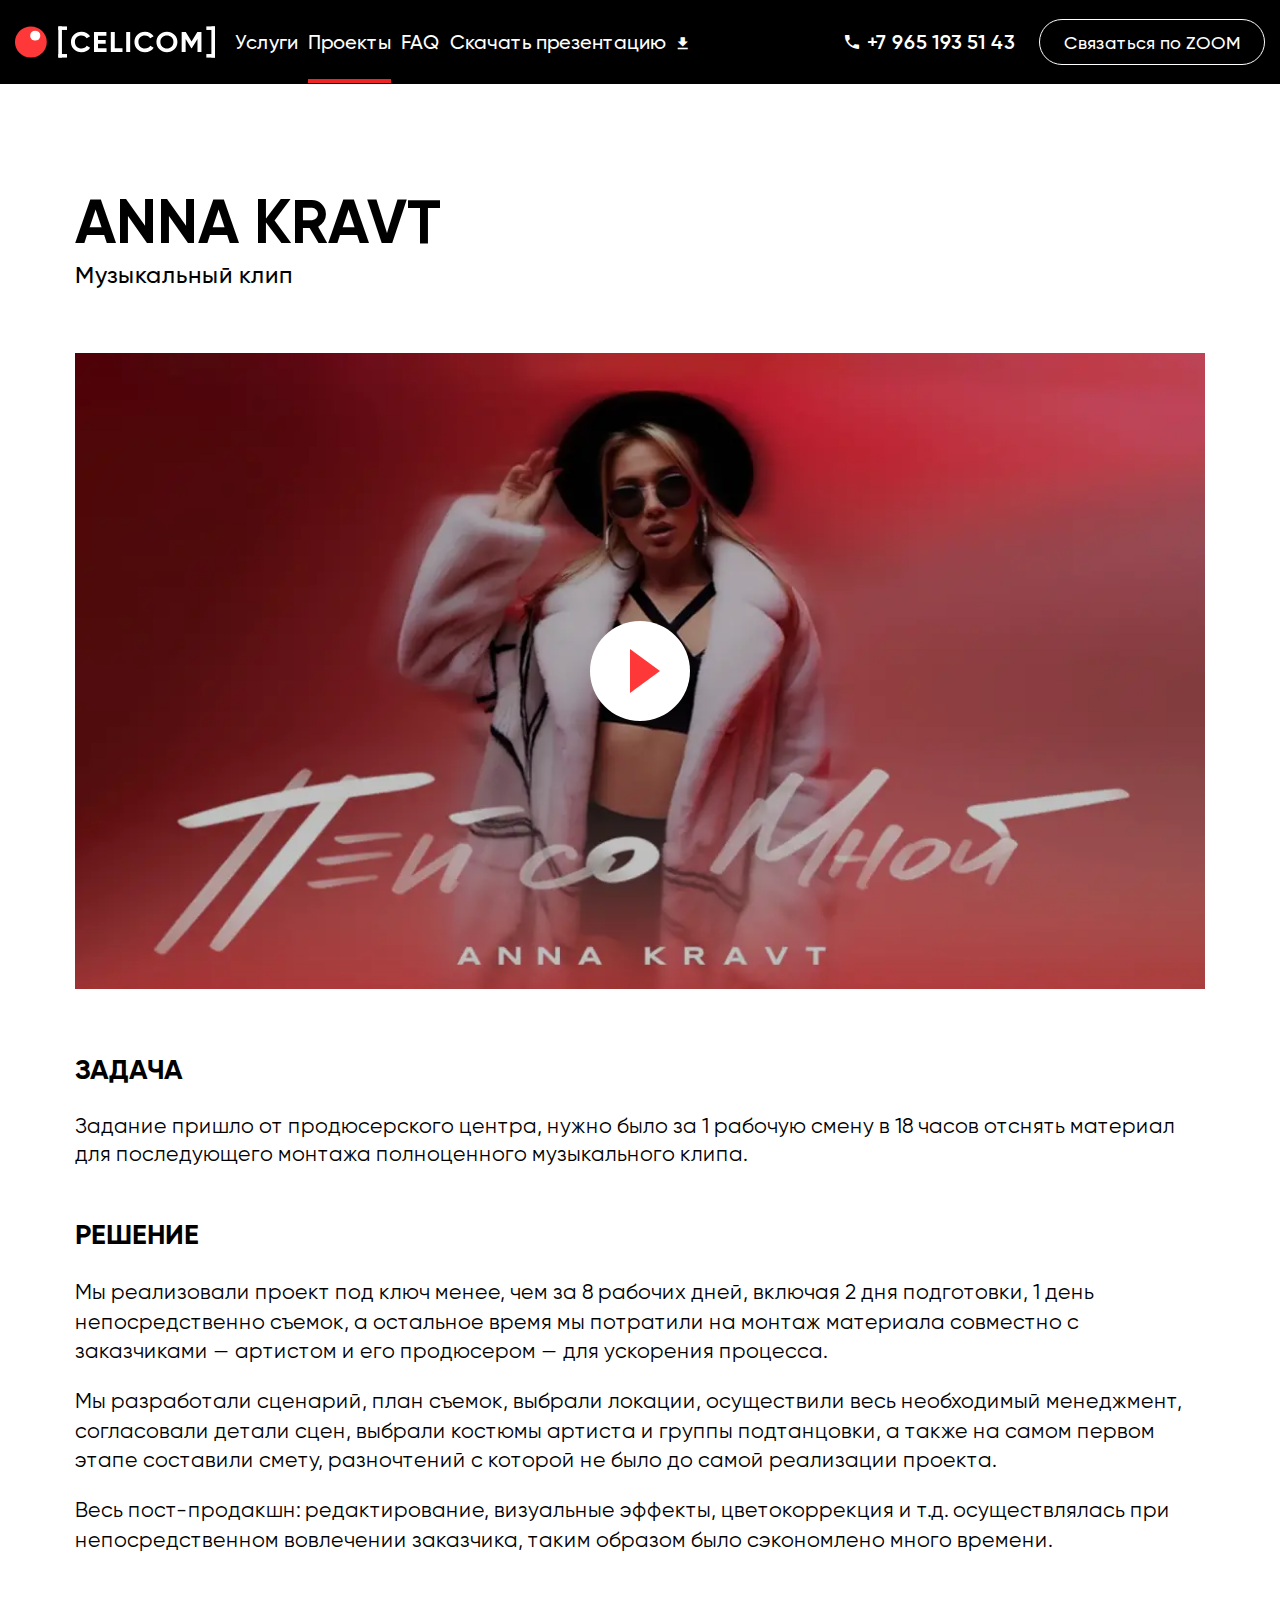
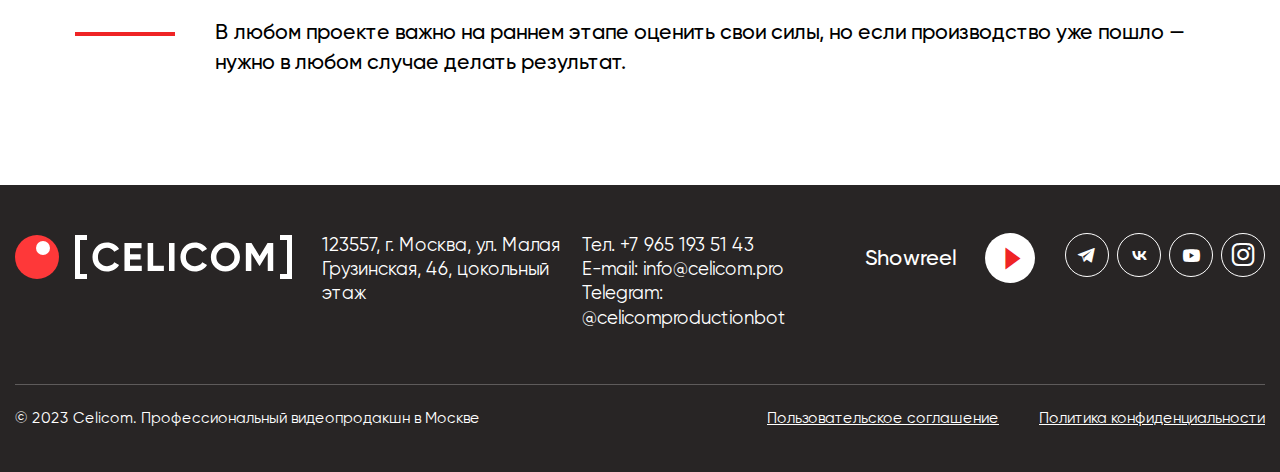
<file: project-2.html>
<!DOCTYPE html>
<html lang="ru">

<head>
	<title>Project-2</title>
	<meta charset="UTF-8">
	<meta name="format-detection" content="telephone=no">
	<!-- <style>body{opacity: 0;}</style> -->
	<link rel="stylesheet" href="css/style.min.css?_v=20231230170743">
	<!-- <meta name="robots" content="noindex, nofollow"> -->
	<meta name="viewport" content="width=device-width, initial-scale=1.0">
	<!-- Yandex.Metrika counter -->
	<script type="text/javascript">
		(function(m, e, t, r, i, k, a) {
			m[i] = m[i] || function() {
				(m[i].a = m[i].a || []).push(arguments)
			};
			m[i].l = 1 * new Date();
			for (var j = 0; j < document.scripts.length; j++) {
				if (document.scripts[j].src === r) {
					return;
				}
			}
			k = e.createElement(t), a = e.getElementsByTagName(t)[0], k.async = 1, k.src = r, a.parentNode.insertBefore(k, a)
		})
		(window, document, "script", "https://mc.yandex.ru/metrika/tag.js", "ym");

		ym(93094584, "init", {
			clickmap: true,
			trackLinks: true,
			accurateTrackBounce: true,
			webvisor: true
		});
	</script>
	<noscript>
		<div><picture><source srcset="https://mc.yandex.ru/watch/93094584" type="image/webp"><img src="https://mc.yandex.ru/watch/93094584" style="position:absolute; left:-9999px;" alt="" /></picture></div>
	</noscript>
	<!-- Yandex.Metrika counter -->
</head>

<body>
	<div class="wrapper wrapper_portfolio-page">
		<header class="header">
			<div class="header__container">
				<a href="index.html" class="header__logo logo"><img src="img/logo.svg" alt="logo"></a>
				<div class="header__menu menu">
					<button type="button" class="menu__icon icon-menu"><span></span></button>
					<nav class="menu__body">
						<ul class="menu__list">
							<li class="menu__item"><a href="index.html#services" class="menu__link">Услуги</a>
							</li>
							<li class="menu__item"><a target="_blank" href="portfolio.html" class="menu__link menu__link_active">Проекты</a></li>
							<li class="menu__item"><a href="index.html#questions" class="menu__link">FAQ</a>
							</li>
							<li class="menu__item"><a href="#" class="menu__link menu__link_download _icon-file-download">Скачать
									презентацию</a></li>
						</ul>
						<div class="menu__cta">
							<div class="hero__buttons">
								<button data-popup="#popup-discuss" type="button" class="button button_header">Обсудить
									проект</button>
								<a href="brief.html" class="brief-button brief-button_header">
									<span>Заполнить бриф</span>
								</a>
							</div>
							<a target="_blank" href="https://www.youtube.com/watch?v=hO4PhCQF6EM" class="hero__showrell showrell showrell_header">
								<span>Showreel</span>
								<span class="showrell__icon"></span>
							</a>
						</div>
					</nav>
				</div>
				<div class="header__actions">
					<div data-da=".menu__body,1150,last" class="header__social social">
						<a target="_blank" href="https://t.me/CelicomProductionBot" class="social__telegram _icon-telegram"></a>
						<a target="_blank" href="https://vk.com/celicomprovideo" class="social__wk _icon-wk"></a>
						<a target="_blank" href="https://www.youtube.com/@celicomproduction" class="social__youtube _icon-youtube"></a>
						<a target="_blank" href="https://www.instagram.com/celicomprovideo/" class="social__instagram _icon-instagram"></a>
					</div>
					<div data-da=".menu__body,768,last" class="header__callback callback">
						<a href="tel:+79651935143" class="callback__link _icon-phone">+7 965 193 51 43</a>
					</div>
					<div data-da=".menu__body,550,last" class="header__cta">
						<button data-popup="#zoom-message" type="button" class="header__button">Связаться по ZOOM</button>
					</div>
				</div>
			</div>
		</header>
		<main class="page page_project-nobg">
			<section class="project-page-second">
				<div class="project-page-second__container">
					<h1 class="project-page-second__title title title_black">Anna Kravt</h1>
					<p class="project-page-second__type">Музыкальный клип</p>
					<div class="project-page-second__image">
						<picture><source srcset="img/project/video-bg.webp" type="image/webp"><img src="img/project/video-bg.png" alt="image"></picture>
						<svg xmlns="http://www.w3.org/2000/svg" width="100" height="100" viewBox="0 0 100 100" fill="none">
							<path d="M50 0C22.4 0 0 22.4 0 50C0 77.6 22.4 100 50 100C77.6 100 100 77.6 100 50C100 22.4 77.6 0 50 0Z" fill="white" />
							<path d="M40 28V72L70 50L40 28Z" fill="#FE3839" />
						</svg>
					</div>
					<h3 class="project-page-second__label">Задача</h3>
					<p class="project-page-second__description">Задание пришло от продюсерского центра, нужно было за 1 рабочую
						смену в 18
						часов отснять материал для последующего
						монтажа полноценного музыкального клипа.</p>
					<h3 class="project-page-second__label">Решение</h3>
					<div class="project-inner__text">
						<p>
							Мы реализовали проект под ключ менее, чем за 8 рабочих дней, включая 2 дня подготовки, 1 день
							непосредственно
							съемок, а
							остальное время мы потратили на монтаж материала совместно с заказчиками — артистом и его
							продюсером — для
							ускорения
							процесса.
						</p>
						<p>
							Мы разработали сценарий, план съемок, выбрали локации, осуществили весь необходимый менеджмент,
							согласовали детали
							сцен,
							выбрали костюмы артиста и группы подтанцовки, а также на самом первом этапе составили смету,
							разночтений с которой
							не
							было до самой реализации проекта.
						</p>
						<p>
							Весь пост-продакшн: редактирование, визуальные эффекты, цветокоррекция и т.д. осуществлялась при
							непосредственном
							вовлечении заказчика, таким образом было сэкономлено много времени.
						</p>
					</div>
					<div class="project-inner__bottom">
						В любом проекте важно на раннем этапе оценить свои силы, но если производство уже пошло — нужно в
						любом случае делать
						результат.
					</div>
				</div>
			</section>
		</main>
		<footer class="footer">
			<div class="footer__container">
				<div class="footer__top">
					<a href="#" class="footer__logo logo">
						<img src="img/logo.svg" alt="icon:logo">
					</a>
					<div class="footer__content">
						<a href="#" class="footer__address">123557, г. Москва,
							ул. Малая Грузинская, 46,
							цокольный этаж</a>
						<ul class="footer__list">
							<li class="footer__item">
								<a href="tel:+79651935143" class="footer__link">Тел. +7 965 193 51 43</a>
							</li>
							<li class="footer__item">
								<a href="#" class="footer__link">E-mail: info@celicom.pro</a>
							</li>
							<li class="footer__item">
								<a href="#" class="footer__link">Telegram: @celicomproductionbot</a>
							</li>
						</ul>
					</div>
					<div class="footer__actions">
						<a target="_blank" href="https://www.youtube.com/watch?v=hO4PhCQF6EM" class="footer__showrell showrell">
							<span>Showreel</span>
							<span class="showrell__icon"></span>
						</a>
						<div class="footer__social social">
							<a target="_blank" href="https://t.me/CelicomProductionBot" class="social__telegram _icon-telegram"></a>
							<a target="_blank" href="https://vk.com/celicomprovideo" class="social__wk _icon-wk"></a>
							<a target="_blank" href="https://www.youtube.com/@celicomproduction" class="social__youtube _icon-youtube"></a>
							<a target="_blank" href="https://www.instagram.com/celicomprovideo/" class="social__instagram _icon-instagram"></a>
						</div>
					</div>
				</div>
				<div class="footer__bottom bottom-footer">
					<p class="bottom-footer__info">© 2023 Celicom. Профессиональный видеопродакшн в Москве</p>
					<div class="bottom-footer__actions">
						<a href="#" class="terms">Пользовательское соглашение</a>
						<a href="#" class="policy">Политика конфиденциальности</a>
					</div>
				</div>
			</div>
		</footer>
	</div>
	<div id="form-message" aria-hidden="true" class="popup popup_thanks">
		<div class="popup__wrapper">
			<div class="popup__content">
				<button data-close type="button" class="popup__close">
					<img class="popup__light" src="img/icons/close.svg" alt="icon:close">
					<img class="popup__dark" src="img/icons/close-dark.svg" alt="icon:close">
				</button>
				<div class="popup__text">
					Заявка отправлена, <br> мы с вами свяжемся!
				</div>
				<div class="popup__button">
					<a href="index.html" class="button button_thanks">отлично</a>
				</div>
			</div>
		</div>
	</div>
	<div id="zoom-message" aria-hidden="true" class="popup popup__zoom zoom-popup">
		<div class="popup__wrapper">
			<div class="popup__content">
				<button data-close type="button" class="popup__close">
					<img class="popup__light" src="img/icons/close.svg" alt="icon:close">
					<img class="popup__dark" src="img/icons/close-dark.svg" alt="icon:close">
				</button>
				<div class="popup__header">Забронировать zoom-конференцию</div>
				<p class="popup__description">Мы вам перезвоним и подробно проконсультируем</p>
				<form data-popup-message="#form-message" data-ajax action="files/sendmail/sendmail.php" method="POST" class="zoom-popup__form">
					<div class="form-block__line zoom">
						<input data-required="email" autocomplete="off" type="text" name="usermail" data-error="введите ваш Email" placeholder="Ваш Email" class="input">
					</div>
					<div class="form-block__line zoom">
						<input data-required autocomplete="off" type="text" name="username" data-error="введите ваше имя" placeholder="Ваше имя" class="input">
					</div>
					<div class="form-block__line zoom">
						<input data-required data-datepicker autocomplete="off" type="text" name="userdate" data-error="назначьте дату" placeholder="Hазначить дату" class="input">
					</div>
					<select name="usertime" class="form">
						<option value="09:00" selected>09:00</option>
						<option value="10:00">10:00</option>
						<option value="11:00">11:00</option>
						<option value="12:00">12:00</option>
						<option value="13:00">13:00</option>
						<option value="14:00">14:00</option>
						<option value="15:00">15:00</option>
						<option value="16:00">16:00</option>
						<option value="17:00">17:00</option>
						<option value="18:00">18:00</option>
						<option value="19:00">19:00</option>
						<option value="20:00">20:00</option>
					</select>
					<button type="submit" class="button button_form">Отправить</button>
				</form>
			</div>
		</div>
	</div>
	<div id="popup-callback" aria-hidden="true" class="popup">
		<div class="popup__wrapper">
			<div class="popup__content">
				<button data-close type="button" class="popup__close">
					<img class="popup__light" src="img/icons/close.svg" alt="icon:close">
					<img class="popup__dark" src="img/icons/close-dark.svg" alt="icon:close">
				</button>
				<div class="popup__header">Оставьте заявку</div>
				<p class="popup__description">Мы вам перезвоним и подробно проконсультируем</p>
				<form data-popup-message="#form-message" data-ajax action="files/sendmail/sendmail.php" method="POST" class="popup__form-block form-block" action="#">
					<div class="form-block__inputs">
						<div class="form-block__line">
							<input data-required autocomplete="off" type="text" name="username" data-error="введите ваше имя" placeholder="Ваше имя" class="input">
						</div>
						<div class="form-block__line">
							<input data-required autocomplete="off" type="tel" name="userphone" data-error="Введите номер мобильного телефона" placeholder="Номер телефона" class="input">
						</div>
					</div>
					<div class="form-block__footer">
						<button type="submit" class="button button_form">Отправить</button>
						<p class="form-block__privacy">Отправляя свои данные вы даете согласие на их обработку в соответствии <a href="#">с политикой конфидециальности</a> </p>
					</div>
				</form>
			</div>
		</div>
	</div>
	<div id="popup-discuss" aria-hidden="true" class="popup">
		<div class="popup__wrapper">
			<div class="popup__content">
				<button data-close type="button" class="popup__close">
					<img class="popup__light" src="img/icons/close.svg" alt="icon:close">
					<img class="popup__dark" src="img/icons/close-dark.svg" alt="icon:close">
				</button>
				<div class="popup__header">Обсудить проект</div>
				<p class="popup__description">Мы вам перезвоним и подробно проконсультируем</p>
				<form data-popup-message="#form-message" data-ajax action="files/sendmail/sendmail.php" method="POST" class="popup__form-block form-block" action="#">
					<div class="form-block__inputs">
						<div class="form-block__line">
							<input data-required autocomplete="off" type="text" name="username" data-error="введите ваше имя" placeholder="Ваше имя" class="input">
						</div>
						<div class="form-block__line">
							<input data-required autocomplete="off" type="tel" name="userphone" data-error="Введите номер мобильного телефона" placeholder="Номер телефона" class="input">
						</div>
						<div class="form-block__line">
							<input data-required autocomplete="off" type="mail" name="usermail" data-error="Введите ваш Email" placeholder="Email" class="input">
						</div>
					</div>
					<div class="form-block__footer">
						<button type="submit" class="button button_form">Отправить</button>
						<p class="form-block__privacy">Отправляя свои данные вы даете согласие на их обработку в соответствии <a href="#">с политикой конфидециальности</a> </p>
					</div>
				</form>
			</div>
		</div>
	</div>
	<script>
		// 2. This code loads the IFrame Player API code asynchronously.
		var tag = document.createElement('script');

		tag.src = "https://www.youtube.com/iframe_api";
		var firstScriptTag = document.getElementsByTagName('script')[0];
		firstScriptTag.parentNode.insertBefore(tag, firstScriptTag);

		// 3. This function creates an <iframe> (and YouTube player)
		//    after the API code downloads.
		function onYouTubeIframeAPIReady() {
			changeVideo('DjvXezhjTUo');
		}
		// 4. The API will call this function when the video player is ready.
		function onPlayerReady(event) {
			event.target.playVideo();
			// if(window.innerWidth < 479){
			// 	player.loadVideoById('q2SvAHdqw0Q');
			// }
		}

		// 5. The API calls this function when the player's state changes.
		//    The function indicates that when playing a video (state=1),
		//    the player should play for six seconds and then stop.
		var done = false;

		function onPlayerStateChange(event) {
			if (event.data == YT.PlayerState.PLAYING && !done) {
				setTimeout(stopVideo, 6000);
				done = true;
			}
		}
		// function stopVideo() {
		// 	player.stopVideo();
		// }

		var player;

		function changeVideo(vidid) {
			if (player) {
				player.destroy;
			}
			player = new YT.Player('player', {
				width: '100%',
				videoId: vidid,
				playerVars: {
					autoplay: 1,
					playsinline: 1,
					mute: 1,
					controls: 0,
					loop: 1,
					playlist: 'DjvXezhjTUo',
					showinfo: 0
				},
				events: {
					onReady: onPlayerReady,
				},
			});
		}
	</script>
	<script src="js/app.min.js?_v=20231230170743"></script>
</body>

</html>
</file>
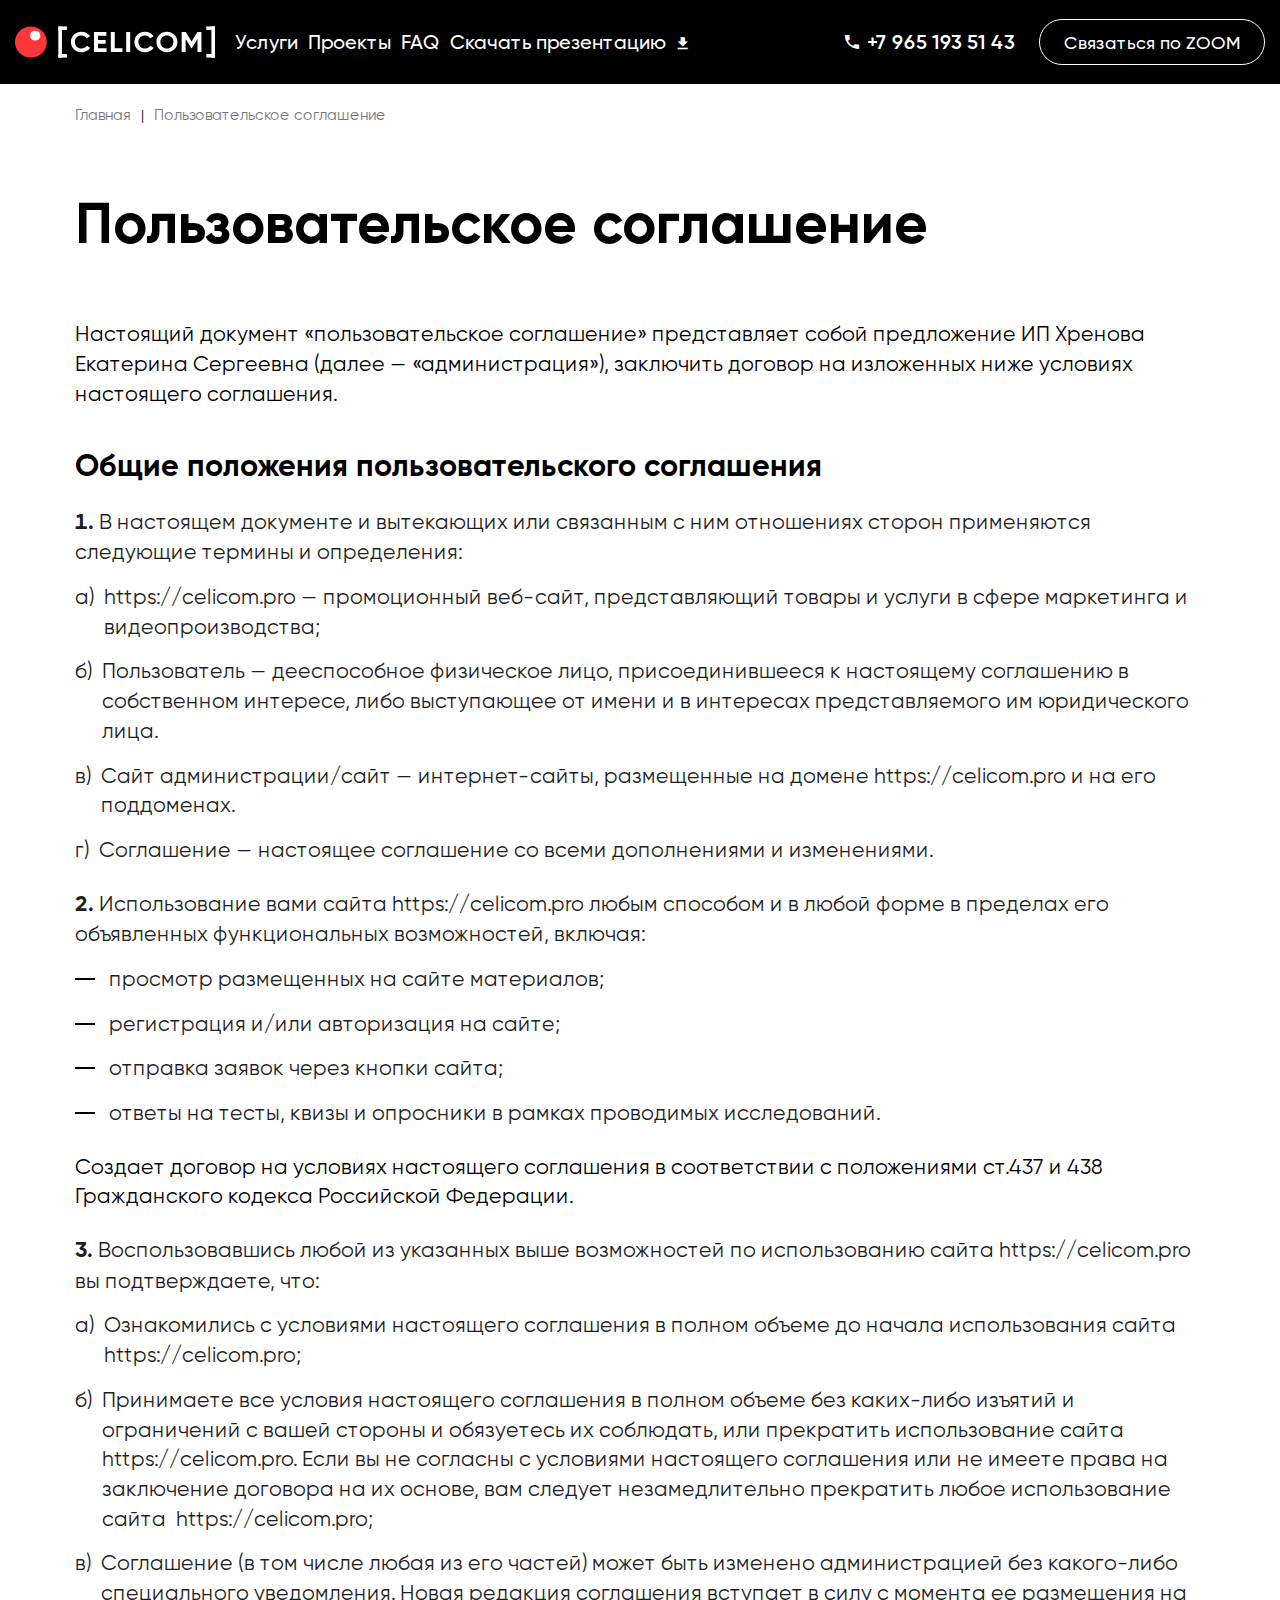
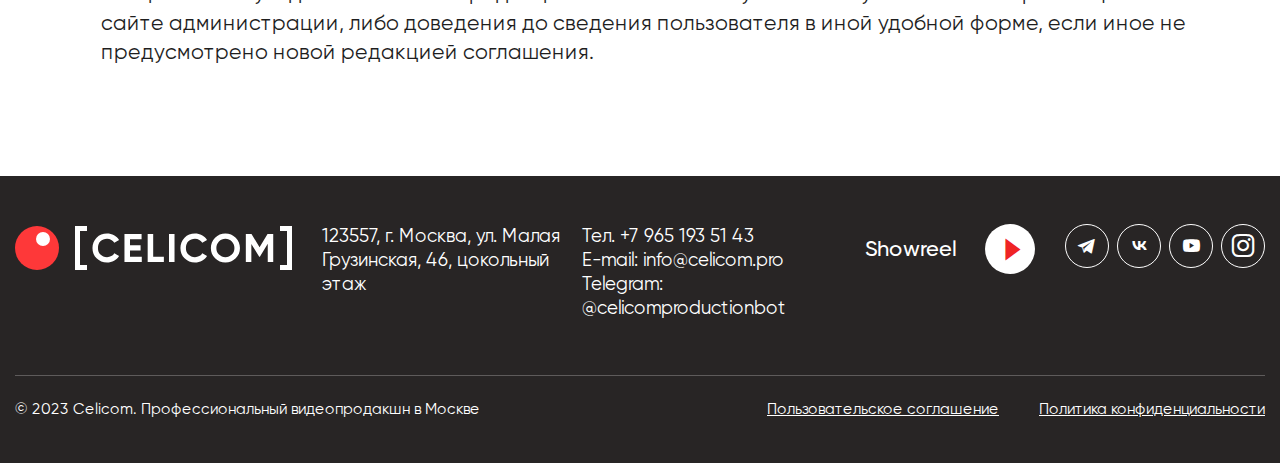
<file: user-agreement.html>
<!DOCTYPE html>
<html lang="ru">

<head>
	<title>User-agreement</title>
	<meta charset="UTF-8">
	<meta name="format-detection" content="telephone=no">
	<!-- <style>body{opacity: 0;}</style> -->
	<link rel="stylesheet" href="css/style.min.css?_v=20231230170743">
	<!-- <meta name="robots" content="noindex, nofollow"> -->
	<meta name="viewport" content="width=device-width, initial-scale=1.0">
	<!-- Yandex.Metrika counter -->
	<script type="text/javascript">
		(function(m, e, t, r, i, k, a) {
			m[i] = m[i] || function() {
				(m[i].a = m[i].a || []).push(arguments)
			};
			m[i].l = 1 * new Date();
			for (var j = 0; j < document.scripts.length; j++) {
				if (document.scripts[j].src === r) {
					return;
				}
			}
			k = e.createElement(t), a = e.getElementsByTagName(t)[0], k.async = 1, k.src = r, a.parentNode.insertBefore(k, a)
		})
		(window, document, "script", "https://mc.yandex.ru/metrika/tag.js", "ym");

		ym(93094584, "init", {
			clickmap: true,
			trackLinks: true,
			accurateTrackBounce: true,
			webvisor: true
		});
	</script>
	<noscript>
		<div><picture><source srcset="https://mc.yandex.ru/watch/93094584" type="image/webp"><img src="https://mc.yandex.ru/watch/93094584" style="position:absolute; left:-9999px;" alt="" /></picture></div>
	</noscript>
	<!-- Yandex.Metrika counter -->
</head>

<body>
	<div class="wrapper wrapper_portfolio-page">
		<header class="header">
			<div class="header__container">
				<a href="index.html" class="header__logo logo"><img src="img/logo.svg" alt="logo"></a>
				<div class="header__menu menu">
					<button type="button" class="menu__icon icon-menu"><span></span></button>
					<nav class="menu__body">
						<ul class="menu__list">
							<li class="menu__item"><a href="index.html#services" class="menu__link">Услуги</a>
							</li>
							<li class="menu__item"><a target="_blank" href="portfolio.html" class="menu__link">Проекты</a></li>
							<li class="menu__item"><a href="index.html#questions" class="menu__link">FAQ</a>
							</li>
							<li class="menu__item"><a href="#" class="menu__link menu__link_download _icon-file-download">Скачать
									презентацию</a></li>
						</ul>
						<div class="menu__cta">
							<div class="hero__buttons">
								<button data-popup="#popup-discuss" type="button" class="button button_header">Обсудить
									проект</button>
								<a href="brief.html" class="brief-button brief-button_header">
									<span>Заполнить бриф</span>
								</a>
							</div>
							<a target="_blank" href="https://www.youtube.com/watch?v=hO4PhCQF6EM" class="hero__showrell showrell showrell_header">
								<span>Showreel</span>
								<span class="showrell__icon"></span>
							</a>
						</div>
					</nav>
				</div>
				<div class="header__actions">
					<div data-da=".menu__body,1150,last" class="header__social social">
						<a target="_blank" href="https://t.me/CelicomProductionBot" class="social__telegram _icon-telegram"></a>
						<a target="_blank" href="https://vk.com/celicomprovideo" class="social__wk _icon-wk"></a>
						<a target="_blank" href="https://www.youtube.com/@celicomproduction" class="social__youtube _icon-youtube"></a>
						<a target="_blank" href="https://www.instagram.com/celicomprovideo/" class="social__instagram _icon-instagram"></a>
					</div>
					<div data-da=".menu__body,768,last" class="header__callback callback">
						<a href="tel:+79651935143" class="callback__link _icon-phone">+7 965 193 51 43</a>
					</div>
					<div data-da=".menu__body,550,last" class="header__cta">
						<button data-popup="#zoom-message" type="button" class="header__button">Связаться по ZOOM</button>
					</div>
				</div>
			</div>
		</header>
		<main class="page page_portfolio-page">
			<section class="user-agreement">
				<div class="user-agreement__container">
					<ul class="user-agreement__breadcrumps breadcrumps">
						<li>
							<a href="index.html" class="bradcrumps__link">Главная</a>
						</li>
						<span>|</span>
						<li>
							Пользовательское соглашение
						</li>
					</ul>
					<div class="user-agreement__header">
						<h1 class="user-agreement__title">Пользовательское соглашение</h1>
						<p class="user-agreement__text">Настоящий документ «пользовательское соглашение» представляет собой предложение ИП Хренова Екатерина Сергеевна (далее —
							«администрация»), заключить договор на изложенных ниже условиях настоящего cоглашения.</p>
					</div>
					<div class="user-agreement__label">Общие положения пользовательского соглашения</div>
					<ul class="user-agreement__list">
						<li>
							В настоящем документе и вытекающих или связанным с ним отношениях cторон применяются следующие термины и определения:
						</li>
						<ul class="user-agreement__sublist user-agreement__sublist_alp">
							<li>
								https://celicom.pro — промоционный веб-сайт, представляющий товары и услуги в сфере маркетинга и видеопроизводства;
							</li>
							<li>
								Пользователь — дееспособное физическое лицо, присоединившееся к настоящему соглашению в собственном интересе, либо
								выступающее от имени и в интересах представляемого им юридического лица.
							</li>
							<li>
								Сайт администрации/cайт — интернет-сайты, размещенные на домене https://celicom.pro и на его поддоменах.
							</li>
							<li>
								Соглашение — настоящее соглашение со всеми дополнениями и изменениями.
							</li>
						</ul>
						<li>
							Использование вами сайта https://celicom.pro любым способом и в любой форме в пределах его объявленных функциональных
							возможностей, включая:
						</li>
						<ul class="user-agreement__sublist user-agreement__sublist_line">
							<li>
								просмотр размещенных на cайте материалов;
							</li>
							<li>
								регистрация и/или авторизация на cайте;
							</li>
							<li>
								отправка заявок через кнопки сайта;
							</li>
							<li>
								ответы на тесты, квизы и опросники в рамках проводимых исследований.
							</li>
						</ul>
						<p class="user-agreement__info">
							Создает договор на условиях настоящего соглашения в соответствии с положениями ст.437 и 438 Гражданского кодекса
							Российской Федерации.
						</p>
						<li>
							Воспользовавшись любой из указанных выше возможностей по использованию сайта https://celicom.pro вы подтверждаете, что:
						</li>
						<ul class="user-agreement__sublist user-agreement__sublist_alp">
							<li>
								Ознакомились с условиями настоящего cоглашения в полном объеме до начала использования сайта https://celicom.pro;
							</li>
							<li>
								Принимаете все условия настоящего cоглашения в полном объеме без каких-либо изъятий и ограничений с вашей стороны и
								обязуетесь их соблюдать, или прекратить использование сайта https://celicom.pro. Если вы не согласны с условиями
								настоящего cоглашения или не имеете права на заключение договора на их основе, вам следует незамедлительно прекратить
								любое использование сайта  https://celicom.pro;
							</li>
							<li>
								Соглашение (в том числе любая из его частей) может быть изменено администрацией без какого-либо специального
								уведомления. Новая редакция соглашения вступает в силу с момента ее размещения на сайте администрации, либо доведения до
								сведения пользователя в иной удобной форме, если иное не предусмотрено новой редакцией соглашения.
							</li>
						</ul>
					</ul>
				</div>
			</section>
		</main>
		<footer class="footer">
			<div class="footer__container">
				<div class="footer__top">
					<a href="#" class="footer__logo logo">
						<img src="img/logo.svg" alt="icon:logo">
					</a>
					<div class="footer__content">
						<a href="#" class="footer__address">123557, г. Москва,
							ул. Малая Грузинская, 46,
							цокольный этаж</a>
						<ul class="footer__list">
							<li class="footer__item">
								<a href="tel:+79651935143" class="footer__link">Тел. +7 965 193 51 43</a>
							</li>
							<li class="footer__item">
								<a href="#" class="footer__link">E-mail: info@celicom.pro</a>
							</li>
							<li class="footer__item">
								<a href="#" class="footer__link">Telegram: @celicomproductionbot</a>
							</li>
						</ul>
					</div>
					<div class="footer__actions">
						<a target="_blank" href="https://www.youtube.com/watch?v=hO4PhCQF6EM" class="footer__showrell showrell">
							<span>Showreel</span>
							<span class="showrell__icon"></span>
						</a>
						<div class="footer__social social">
							<a target="_blank" href="https://t.me/CelicomProductionBot" class="social__telegram _icon-telegram"></a>
							<a target="_blank" href="https://vk.com/celicomprovideo" class="social__wk _icon-wk"></a>
							<a target="_blank" href="https://www.youtube.com/@celicomproduction" class="social__youtube _icon-youtube"></a>
							<a target="_blank" href="https://www.instagram.com/celicomprovideo/" class="social__instagram _icon-instagram"></a>
						</div>
					</div>
				</div>
				<div class="footer__bottom bottom-footer">
					<p class="bottom-footer__info">© 2023 Celicom. Профессиональный видеопродакшн в Москве</p>
					<div class="bottom-footer__actions">
						<a href="#" class="terms">Пользовательское соглашение</a>
						<a href="#" class="policy">Политика конфиденциальности</a>
					</div>
				</div>
			</div>
		</footer>
	</div>
	<div id="form-message" aria-hidden="true" class="popup popup_thanks">
		<div class="popup__wrapper">
			<div class="popup__content">
				<button data-close type="button" class="popup__close">
					<img class="popup__light" src="img/icons/close.svg" alt="icon:close">
					<img class="popup__dark" src="img/icons/close-dark.svg" alt="icon:close">
				</button>
				<div class="popup__text">
					Заявка отправлена, <br> мы с вами свяжемся!
				</div>
				<div class="popup__button">
					<a href="index.html" class="button button_thanks">отлично</a>
				</div>
			</div>
		</div>
	</div>
	<div id="zoom-message" aria-hidden="true" class="popup popup__zoom zoom-popup">
		<div class="popup__wrapper">
			<div class="popup__content">
				<button data-close type="button" class="popup__close">
					<img class="popup__light" src="img/icons/close.svg" alt="icon:close">
					<img class="popup__dark" src="img/icons/close-dark.svg" alt="icon:close">
				</button>
				<div class="popup__header">Забронировать zoom-конференцию</div>
				<p class="popup__description">Мы вам перезвоним и подробно проконсультируем</p>
				<form data-popup-message="#form-message" data-ajax action="files/sendmail/sendmail.php" method="POST" class="zoom-popup__form">
					<div class="form-block__line zoom">
						<input data-required="email" autocomplete="off" type="text" name="usermail" data-error="введите ваш Email" placeholder="Ваш Email" class="input">
					</div>
					<div class="form-block__line zoom">
						<input data-required autocomplete="off" type="text" name="username" data-error="введите ваше имя" placeholder="Ваше имя" class="input">
					</div>
					<div class="form-block__line zoom">
						<input data-required data-datepicker autocomplete="off" type="text" name="userdate" data-error="назначьте дату" placeholder="Hазначить дату" class="input">
					</div>
					<select name="usertime" class="form">
						<option value="09:00" selected>09:00</option>
						<option value="10:00">10:00</option>
						<option value="11:00">11:00</option>
						<option value="12:00">12:00</option>
						<option value="13:00">13:00</option>
						<option value="14:00">14:00</option>
						<option value="15:00">15:00</option>
						<option value="16:00">16:00</option>
						<option value="17:00">17:00</option>
						<option value="18:00">18:00</option>
						<option value="19:00">19:00</option>
						<option value="20:00">20:00</option>
					</select>
					<button type="submit" class="button button_form">Отправить</button>
				</form>
			</div>
		</div>
	</div>
	<div id="popup-callback" aria-hidden="true" class="popup">
		<div class="popup__wrapper">
			<div class="popup__content">
				<button data-close type="button" class="popup__close">
					<img class="popup__light" src="img/icons/close.svg" alt="icon:close">
					<img class="popup__dark" src="img/icons/close-dark.svg" alt="icon:close">
				</button>
				<div class="popup__header">Оставьте заявку</div>
				<p class="popup__description">Мы вам перезвоним и подробно проконсультируем</p>
				<form data-popup-message="#form-message" data-ajax action="files/sendmail/sendmail.php" method="POST" class="popup__form-block form-block" action="#">
					<div class="form-block__inputs">
						<div class="form-block__line">
							<input data-required autocomplete="off" type="text" name="username" data-error="введите ваше имя" placeholder="Ваше имя" class="input">
						</div>
						<div class="form-block__line">
							<input data-required autocomplete="off" type="tel" name="userphone" data-error="Введите номер мобильного телефона" placeholder="Номер телефона" class="input">
						</div>
					</div>
					<div class="form-block__footer">
						<button type="submit" class="button button_form">Отправить</button>
						<p class="form-block__privacy">Отправляя свои данные вы даете согласие на их обработку в соответствии <a href="#">с политикой конфидециальности</a> </p>
					</div>
				</form>
			</div>
		</div>
	</div>
	<div id="popup-discuss" aria-hidden="true" class="popup">
		<div class="popup__wrapper">
			<div class="popup__content">
				<button data-close type="button" class="popup__close">
					<img class="popup__light" src="img/icons/close.svg" alt="icon:close">
					<img class="popup__dark" src="img/icons/close-dark.svg" alt="icon:close">
				</button>
				<div class="popup__header">Обсудить проект</div>
				<p class="popup__description">Мы вам перезвоним и подробно проконсультируем</p>
				<form data-popup-message="#form-message" data-ajax action="files/sendmail/sendmail.php" method="POST" class="popup__form-block form-block" action="#">
					<div class="form-block__inputs">
						<div class="form-block__line">
							<input data-required autocomplete="off" type="text" name="username" data-error="введите ваше имя" placeholder="Ваше имя" class="input">
						</div>
						<div class="form-block__line">
							<input data-required autocomplete="off" type="tel" name="userphone" data-error="Введите номер мобильного телефона" placeholder="Номер телефона" class="input">
						</div>
						<div class="form-block__line">
							<input data-required autocomplete="off" type="mail" name="usermail" data-error="Введите ваш Email" placeholder="Email" class="input">
						</div>
					</div>
					<div class="form-block__footer">
						<button type="submit" class="button button_form">Отправить</button>
						<p class="form-block__privacy">Отправляя свои данные вы даете согласие на их обработку в соответствии <a href="#">с политикой конфидециальности</a> </p>
					</div>
				</form>
			</div>
		</div>
	</div>
	<script>
		// 2. This code loads the IFrame Player API code asynchronously.
		var tag = document.createElement('script');

		tag.src = "https://www.youtube.com/iframe_api";
		var firstScriptTag = document.getElementsByTagName('script')[0];
		firstScriptTag.parentNode.insertBefore(tag, firstScriptTag);

		// 3. This function creates an <iframe> (and YouTube player)
		//    after the API code downloads.
		function onYouTubeIframeAPIReady() {
			changeVideo('DjvXezhjTUo');
		}
		// 4. The API will call this function when the video player is ready.
		function onPlayerReady(event) {
			event.target.playVideo();
			// if(window.innerWidth < 479){
			// 	player.loadVideoById('q2SvAHdqw0Q');
			// }
		}

		// 5. The API calls this function when the player's state changes.
		//    The function indicates that when playing a video (state=1),
		//    the player should play for six seconds and then stop.
		var done = false;

		function onPlayerStateChange(event) {
			if (event.data == YT.PlayerState.PLAYING && !done) {
				setTimeout(stopVideo, 6000);
				done = true;
			}
		}
		// function stopVideo() {
		// 	player.stopVideo();
		// }

		var player;

		function changeVideo(vidid) {
			if (player) {
				player.destroy;
			}
			player = new YT.Player('player', {
				width: '100%',
				videoId: vidid,
				playerVars: {
					autoplay: 1,
					playsinline: 1,
					mute: 1,
					controls: 0,
					loop: 1,
					playlist: 'DjvXezhjTUo',
					showinfo: 0
				},
				events: {
					onReady: onPlayerReady,
				},
			});
		}
	</script>
	<script src="js/app.min.js?_v=20231230170743"></script>
</body>

</html>
</file>
<file: css/style.min.css>
@charset "UTF-8";@font-face{font-family:Gilroy;font-display:swap;src:url(../fonts/Gilroy.woff2) format("woff2"),url(../fonts/Gilroy.woff) format("woff");font-weight:400;font-style:normal}@font-face{font-family:Gilroy;font-display:swap;src:url(../fonts/GilroyMedium.woff2) format("woff2"),url(../fonts/GilroyMedium.woff) format("woff");font-weight:500;font-style:normal}@font-face{font-family:Gilroy;font-display:swap;src:url(../fonts/GilroySemiBold.woff2) format("woff2"),url(../fonts/GilroySemiBold.woff) format("woff");font-weight:600;font-style:normal}@font-face{font-family:icons;font-display:swap;src:url(../fonts/icons.woff2) format("woff2"),url(../fonts/icons.woff) format("woff");font-weight:400;font-style:normal}@font-face{font-family:Gilroy;font-display:swap;src:url(../fonts/GilroyBold.woff2) format("woff2"),url(../fonts/GilroyBold.woff) format("woff");font-weight:700;font-style:normal}.callback__link::before,.hero__scroll::before,.menu__link_download::before,.showrell__icon::before,.social a::before,.social__instagram::before,.social__telegram::before,.social__wk::before,.social__youtube::before,[class*=_icon-]:before{font-family:icons;font-style:normal;font-weight:400;font-variant:normal;text-transform:none;line-height:1;-webkit-font-smoothing:antialiased;-moz-osx-font-smoothing:grayscale}[class*=_icon-]:before{display:block}._icon-file-download:before{content:"\e900"}._icon-instagram:before{content:"\e901"}._icon-minus:before{content:"\e902"}._icon-phone:before{content:"\e903"}._icon-play:before{content:"\e904"}._icon-plus:before{content:"\e905"}._icon-scroll-down:before{content:"\e906"}._icon-slider-right-arrow:before{content:"\e907"}._icon-telegram:before{content:"\e908"}._icon-wk:before{content:"\e909"}._icon-youtube:before{content:"\e90a"}*{padding:0;margin:0;border:0}*,:after,:before{-webkit-box-sizing:border-box;box-sizing:border-box}body,html{height:100%;min-width:320px}body{color:#000;line-height:1;font-family:Gilroy;font-weight:400;font-size:.875rem;-ms-text-size-adjust:100%;-moz-text-size-adjust:100%;-webkit-text-size-adjust:100%;-webkit-font-smoothing:antialiased;-moz-osx-font-smoothing:grayscale}button,input,textarea{font-family:Gilroy;font-size:inherit}button{cursor:pointer;color:inherit;background-color:inherit}a{color:inherit;text-decoration:none}a:visited{text-decoration:none}a:hover{text-decoration:none}ul li{list-style:none}img{vertical-align:top}h1,h2,h3,h4,h5,h6{font-weight:inherit;font-size:inherit}.lock body{overflow:hidden;-ms-touch-action:none;touch-action:none;-ms-scroll-chaining:none;overscroll-behavior:none}.wrapper{min-height:100%;display:-webkit-box;display:-ms-flexbox;display:flex;-webkit-box-orient:vertical;-webkit-box-direction:normal;-ms-flex-direction:column;flex-direction:column;overflow:hidden}.wrapper>main{-webkit-box-flex:1;-ms-flex:1 1 auto;flex:1 1 auto}.wrapper>*{min-width:0}[class*=__container]{max-width:112.1875rem;margin:0 auto;padding:0 .9375rem}.form__error{color:#ef2425;position:absolute;bottom:-20px;left:0;font-size:14px}.zoom .form__error{bottom:3px}input[type=email],input[type=tel],input[type=text],textarea{-webkit-appearance:none;-moz-appearance:none;appearance:none}.input{position:relative;border-radius:0!important;width:100%;display:block;background-color:transparent;font-weight:400;line-height:140%;color:#76767a;padding:1rem 0;border-bottom:1px solid #000}.input::-webkit-input-placeholder{color:#000}.input::-moz-placeholder{color:#000}.input:-ms-input-placeholder{color:#000}.input::-ms-input-placeholder{color:#000}.input::placeholder{color:#000}.input_brief{padding:0}textarea.input{resize:none;padding:0 0}.checkbox{position:relative;background:#fff;border:1px solid #d9d9de;display:-webkit-box;display:-ms-flexbox;display:flex;-webkit-box-align:center;-ms-flex-align:center;align-items:center;-webkit-box-flex:1;-ms-flex:1 1 calc(33.333% - 2.5rem);flex:1 1 calc(33.333% - 2.5rem);min-width:16.25rem;padding:1.6875rem;gap:1rem}.checkbox__input{position:absolute;width:0;height:0;opacity:0}.checkbox__input:checked+.checkbox__label:before{background-color:#ef2425;border:none}.checkbox__input:checked+.checkbox__label:after{-webkit-transform:scale(1);-ms-transform:scale(1);transform:scale(1)}.checkbox__label{cursor:pointer;display:-webkit-inline-box;display:-ms-inline-flexbox;display:inline-flex;-webkit-box-align:center;-ms-flex-align:center;align-items:center;position:relative;gap:10px}.checkbox__label:before{content:"";-ms-flex-item-align:start;align-self:flex-start;-webkit-box-flex:0;-ms-flex:0 0 32px;flex:0 0 32px;width:32px;height:32px;border:2px solid #cccdce;border-radius:4px}.checkbox__label::after{content:"";position:absolute;width:18px;height:14px;top:9px;left:6px;-webkit-transition:all .2s;-o-transition:all .2s;transition:all .2s;background:url(../img/icons/icon.svg) center center no-repeat;-webkit-transform:scale(0);-ms-transform:scale(0);transform:scale(0);z-index:2}.checkbox__text{font-weight:500;line-height:1.1666666667;color:#000}.options{display:-webkit-box;display:-ms-flexbox;display:flex;-ms-flex-wrap:wrap;flex-wrap:wrap;gap:2.5rem}.options__item{-webkit-box-flex:0;-ms-flex:0 0 35rem;flex:0 0 35rem;position:relative;cursor:pointer;padding:1.6875rem;background:#fff;border:1px solid #d9d9de}.options__input{width:0;height:0;opacity:0;position:absolute}.options__input:checked+.options__label:before{background-color:#ef2425;border:none}.options__input:checked+.options__label:after{-webkit-transform:scale(1);-ms-transform:scale(1);transform:scale(1)}.options__label{display:-webkit-inline-box;display:-ms-inline-flexbox;display:inline-flex;-webkit-box-align:center;-ms-flex-align:center;align-items:center;cursor:pointer;gap:16px}.options__label:before{content:"";-ms-flex-item-align:start;align-self:flex-start;width:32px;height:32px;-webkit-box-flex:0;-ms-flex:0 0 32px;flex:0 0 32px;border-radius:50%;border:1px solid #a7a9ac}.options__label:after{content:"";-webkit-transition:all .3s ease 0s;-o-transition:all .3s ease 0s;transition:all .3s ease 0s;-webkit-transform:scale(0);-ms-transform:scale(0);transform:scale(0);width:15px;height:15px;border-radius:50%;background-color:#fff;position:absolute;left:35px;top:40%}.options__text{font-weight:500;line-height:1.1666666667;color:#000}.select{position:relative}.select:not(:last-child){margin-bottom:15px}.select__body{position:relative}.select__title{color:inherit;text-align:left;border-bottom:1px solid #000;background-color:#fff;cursor:pointer;width:100%;line-height:140%;color:#76767a;padding:1rem 0}.select__value{display:-webkit-box;display:-ms-flexbox;display:flex;-webkit-box-align:center;-ms-flex-align:center;align-items:center;height:1.875rem;gap:.625rem}.select__value>*{-webkit-box-flex:1;-ms-flex:1 1 auto;flex:1 1 auto}.select__value:after{content:"";-ms-flex-item-align:stretch;-ms-grid-row-align:stretch;align-self:stretch;-webkit-box-flex:0;-ms-flex:0 0 10px;flex:0 0 10px;-webkit-transition:all .3s ease 0s;-o-transition:all .3s ease 0s;transition:all .3s ease 0s;display:-webkit-box;display:-ms-flexbox;display:flex;-webkit-box-pack:center;-ms-flex-pack:center;justify-content:center;-webkit-box-align:center;-ms-flex-align:center;align-items:center}._select-open .select__value:after{-webkit-transform:rotate(-180deg);-ms-transform:rotate(-180deg);transform:rotate(-180deg)}.select__value._select-pseudo-label::before{content:attr(data-pseudo-label);opacity:.5}.select__text{-webkit-box-flex:1;-ms-flex:1 1 auto;flex:1 1 auto}.select__input{width:100%;background-color:transparent;height:100%}.select__options{line-height:140%;color:#76767a;position:absolute;top:40px;border-radius:0 0 4px 4px;min-width:100%;left:0;background-color:#fff;border-top:0;border-top:0;padding:10px 0 5px 0}.select__scroll{overflow-y:auto;overflow-x:hidden;max-height:200px}.select__option{width:100%;text-align:left;cursor:pointer;padding:5px 15px;color:inherit}.select__option._select-selected{background-color:#eee}.select__row{display:-webkit-inline-box;display:-ms-inline-flexbox;display:inline-flex;-webkit-box-align:center;-ms-flex-align:center;align-items:center}.select._select-open{z-index:5}._select-tag{cursor:pointer}.qs-datepicker-container{margin:5px;font-size:1rem;font-family:sans-serif;color:#000;position:absolute;width:15.625em;display:-webkit-box;display:-ms-flexbox;display:flex;-webkit-box-orient:vertical;-webkit-box-direction:normal;-ms-flex-direction:column;flex-direction:column;z-index:9001;-webkit-user-select:none;-moz-user-select:none;-ms-user-select:none;user-select:none;overflow:hidden;background:#000;-webkit-box-shadow:0 1.25em 1.25em -.9375em rgba(0,0,0,.3);box-shadow:0 1.25em 1.25em -.9375em rgba(0,0,0,.3);border-right:1px solid #fff;border-left:1px solid #f1ad70;padding:5px}.qs-datepicker-container:after,.qs-datepicker-container:before{content:"";width:100%;height:2px;left:0;z-index:2;position:absolute;background-image:-webkit-gradient(linear,left top,right top,from(#f1ad70),to(#fffdf2));background-image:-o-linear-gradient(left,#f1ad70 0,#fffdf2 100%);background-image:linear-gradient(to right,#f1ad70 0,#fffdf2 100%)}.qs-datepicker-container:before{top:0}.qs-datepicker-container:after{bottom:0}.qs-datepicker-container *{-webkit-box-sizing:border-box;box-sizing:border-box}.qs-datepicker-container.qs-centered{position:fixed;top:50%;left:50%;-webkit-transform:translate(-50%,-50%);-ms-transform:translate(-50%,-50%);transform:translate(-50%,-50%)}.qs-datepicker-container.qs-hidden{display:none}.qs-datepicker .qs-overlay{position:absolute;top:0;left:0;background:rgba(0,0,0,.75);color:#fff;width:100%;height:100%;padding:.5em;z-index:1;opacity:1;-webkit-transition:opacity .3s;-o-transition:opacity .3s;transition:opacity .3s;display:-webkit-box;display:-ms-flexbox;display:flex;-webkit-box-orient:vertical;-webkit-box-direction:normal;-ms-flex-direction:column;flex-direction:column}.qs-datepicker .qs-overlay.qs-hidden{opacity:0;z-index:-1}.qs-datepicker .qs-overlay .qs-overlay-year{background:rgba(0,0,0,0);border:none;border-bottom:1px solid #fff;border-radius:0;color:#fff;font-size:.875em;padding:.25em 0;width:80%;text-align:center;margin:0 auto;display:block}.qs-datepicker .qs-overlay .qs-overlay-year::-webkit-inner-spin-button{-webkit-appearance:none}.qs-datepicker .qs-overlay .qs-close{padding:.5em;cursor:pointer;position:absolute;top:0;right:0}.qs-datepicker .qs-overlay .qs-submit{border:1px solid #fff;border-radius:.26392em;padding:.5em;margin:0 auto auto;cursor:pointer;background:hsla(0,0%,50.2%,.4)}.qs-datepicker .qs-overlay .qs-submit.qs-disabled{color:grey;border-color:grey;cursor:not-allowed}.qs-datepicker .qs-overlay .qs-overlay-month-container{display:-webkit-box;display:-ms-flexbox;display:flex;-ms-flex-wrap:wrap;flex-wrap:wrap;-webkit-box-flex:1;-ms-flex-positive:1;flex-grow:1}.qs-datepicker .qs-overlay .qs-overlay-month{display:-webkit-box;display:-ms-flexbox;display:flex;-webkit-box-pack:center;-ms-flex-pack:center;justify-content:center;-webkit-box-align:center;-ms-flex-align:center;align-items:center;width:33.33333%;cursor:pointer;opacity:.5;-webkit-transition:opacity .15s;-o-transition:opacity .15s;transition:opacity .15s}.qs-datepicker .qs-overlay .qs-overlay-month.active,.qs-datepicker .qs-overlay .qs-overlay-month:hover{opacity:1}.qs-datepicker .qs-controls{width:100%;display:-webkit-box;display:-ms-flexbox;display:flex;-webkit-box-pack:justify;-ms-flex-pack:justify;justify-content:space-between;-webkit-box-align:center;-ms-flex-align:center;align-items:center;-webkit-box-flex:1;-ms-flex-positive:1;flex-grow:1;-ms-flex-negative:0;flex-shrink:0;background:#000;color:#fff;-webkit-filter:blur(0);filter:blur(0);-webkit-transition:-webkit-filter .3s;transition:-webkit-filter .3s;-o-transition:filter .3s;transition:filter .3s;transition:filter .3s,-webkit-filter .3s}.qs-datepicker .qs-controls.qs-blur{-webkit-filter:blur(5px);filter:blur(5px)}.qs-datepicker .qs-arrow{height:1.5625em;width:1.5625em;position:relative;cursor:pointer;border-radius:.26392em;-webkit-transition:background .15s;-o-transition:background .15s;transition:background .15s}.qs-datepicker .qs-arrow:hover{background:rgba(0,0,0,.1)}.qs-datepicker .qs-arrow:hover.qs-left:after{border-right-color:#000}.qs-datepicker .qs-arrow:hover.qs-right:after{border-left-color:#000}.qs-datepicker .qs-arrow:after{content:"";border:.39062em solid transparent;position:absolute;top:50%;-webkit-transition:border .2s;-o-transition:border .2s;transition:border .2s}.qs-datepicker .qs-arrow.qs-left:after{border-right-color:grey;right:50%;-webkit-transform:translate(25%,-50%);-ms-transform:translate(25%,-50%);transform:translate(25%,-50%)}.qs-datepicker .qs-arrow.qs-right:after{border-left-color:grey;left:50%;-webkit-transform:translate(-25%,-50%);-ms-transform:translate(-25%,-50%);transform:translate(-25%,-50%)}.qs-datepicker .qs-month-year{font-weight:700;-webkit-transition:border .2s;-o-transition:border .2s;transition:border .2s;border-bottom:1px solid transparent;cursor:pointer}.qs-datepicker .qs-month-year:hover{border-bottom:1px solid grey}.qs-datepicker .qs-month-year:active:focus,.qs-datepicker .qs-month-year:focus{outline:0}.qs-datepicker .qs-month{padding-right:.5ex}.qs-datepicker .qs-year{padding-left:.5ex}.qs-datepicker .qs-squares{display:-webkit-box;display:-ms-flexbox;display:flex;color:#fff;-ms-flex-wrap:wrap;flex-wrap:wrap;padding:.3125em;-webkit-filter:blur(0);filter:blur(0);-webkit-transition:-webkit-filter .3s;transition:-webkit-filter .3s;-o-transition:filter .3s;transition:filter .3s;transition:filter .3s,-webkit-filter .3s}.qs-datepicker .qs-squares.qs-blur{-webkit-filter:blur(5px);filter:blur(5px)}.qs-datepicker .qs-square{width:14.28571%;height:1.5625em;display:-webkit-box;display:-ms-flexbox;display:flex;-webkit-box-align:center;-ms-flex-align:center;align-items:center;-webkit-box-pack:center;-ms-flex-pack:center;justify-content:center;cursor:pointer;-webkit-transition:background .1s;-o-transition:background .1s;transition:background .1s;border-radius:.26392em}.qs-datepicker .qs-square.qs-current{font-weight:700}.qs-datepicker .qs-square.qs-current span{text-decoration:underline}.qs-datepicker .qs-square.qs-active{background:#fff;color:#000}.qs-datepicker .qs-square.qs-range-date-start:not(.qs-range-date-6){border-top-right-radius:0;border-bottom-right-radius:0}.qs-datepicker .qs-square.qs-range-date-middle{background:#d4ebf2}.qs-datepicker .qs-square.qs-range-date-middle:not(.qs-range-date-0):not(.qs-range-date-6){border-radius:0}.qs-datepicker .qs-square.qs-range-date-middle.qs-range-date-0{border-top-right-radius:0;border-bottom-right-radius:0}.qs-datepicker .qs-square.qs-range-date-end:not(.qs-range-date-0),.qs-datepicker .qs-square.qs-range-date-middle.qs-range-date-6{border-top-left-radius:0;border-bottom-left-radius:0}.qs-datepicker .qs-square.qs-disabled span{opacity:.2}.qs-datepicker .qs-square.qs-empty{cursor:default}.qs-datepicker .qs-square.qs-disabled{cursor:not-allowed}.qs-datepicker .qs-square.qs-day{cursor:default;font-weight:700;color:grey}.qs-datepicker .qs-square:not(.qs-empty):not(.qs-disabled):not(.qs-day):not(.qs-active):hover{background:orange}.qs-datepicker .qs-event{position:relative}.qs-datepicker .qs-event:after{content:"";position:absolute;width:.46875em;height:.46875em;border-radius:50%;background:#07f;bottom:0;right:0}.qs-datepicker .qs-event.qs-disabled:after,.qs-datepicker .qs-event.qs-empty:after{background:#cce4ff}body::after{content:"";background-color:rgba(0,0,0,.7);position:fixed;width:100%;height:100%;top:0;left:0;opacity:0;-webkit-transition:opacity .8s ease 0s;-o-transition:opacity .8s ease 0s;transition:opacity .8s ease 0s;pointer-events:none;z-index:149}.popup-show body::after{opacity:1}.popup{position:fixed;top:0;left:0;bottom:0;right:0;padding:30px 10px;-webkit-transition:visibility .8s ease 0s;-o-transition:visibility .8s ease 0s;transition:visibility .8s ease 0s;visibility:hidden;pointer-events:none}.popup_show{z-index:150;visibility:visible;overflow:auto;pointer-events:auto}.popup_show .popup__content{visibility:visible;-webkit-transform:scale(1);-ms-transform:scale(1);transform:scale(1)}.popup__wrapper{display:-webkit-box;display:-ms-flexbox;display:flex;-webkit-box-orient:vertical;-webkit-box-direction:normal;-ms-flex-direction:column;flex-direction:column;-webkit-box-align:center;-ms-flex-align:center;align-items:center;min-height:100%;-webkit-box-flex:1;-ms-flex:1 1 auto;flex:1 1 auto;width:100%;display:flex;-webkit-box-pack:center;-ms-flex-pack:center;justify-content:center;align-items:center}.popup__content{position:relative;-webkit-transform:scale(0);-ms-transform:scale(0);transform:scale(0);-webkit-transition:-webkit-transform .3s ease 0s;transition:-webkit-transform .3s ease 0s;-o-transition:transform .3s ease 0s;transition:transform .3s ease 0s;transition:transform .3s ease 0s,-webkit-transform .3s ease 0s;background-color:#fff;padding:3.75rem;width:100%;max-width:41.875rem}.popup__content_wide{max-width:100%}.lock .popup__content{visibility:visible}.popup__light{display:none}.popup__dark{display:none}.popup__close{position:absolute;top:0;background-color:transparent}.popup__header{font-weight:700;line-height:130%;text-align:center;color:#000}.popup__header:not(:last-child){margin-bottom:6px}.popup__description{font-weight:400;line-height:140%;text-align:center;color:#000}.popup__description:not(:last-child){margin-bottom:2.5rem}.form-block__inputs{display:-ms-grid;display:grid;gap:1.125rem}.form-block__inputs:not(:last-child){margin-bottom:60px}.form-block__footer{display:-ms-grid;display:grid;gap:1rem}.form-block__footer_row{display:-ms-grid;display:grid;gap:1.875rem}.form-block__privacy{line-height:130%;color:#76767a}.form-block__privacy a{text-decoration:underline}.form-block__line{position:relative}.spollers{display:-ms-grid;display:grid;gap:15px}.spollers__item{font-size:1.25rem}.spollers__item:not(:last-child){border-bottom:1px solid rgba(255,255,255,.25)}.spollers__item:nth-child(n+7){display:none}.spollers__item.is-visible{display:block}.spollers__title{width:100%;font-weight:600;line-height:130%;cursor:default;text-align:left;padding:1.25rem 0;border-radius:.3125rem;gap:1.25rem;display:-webkit-box;display:-ms-flexbox;display:flex;-webkit-box-align:center;-ms-flex-align:center;align-items:center;-webkit-box-pack:justify;-ms-flex-pack:justify;justify-content:space-between}.spollers__title._spoller-active span::after{-webkit-transform:translate(0,-50%) rotate(0);-ms-transform:translate(0,-50%) rotate(0);transform:translate(0,-50%) rotate(0)}.spollers__title._spoller-active span::before{content:"";display:none}.spollers__title span{-webkit-transition:all .5s ease 0s;-o-transition:all .5s ease 0s;transition:all .5s ease 0s;-webkit-box-flex:0;-ms-flex:0 0 3.125rem;flex:0 0 3.125rem;height:3.125rem;border-radius:50%;border:1px solid #fff;position:relative}.spollers__title span::after,.spollers__title span::before{content:"";position:absolute;right:13px;top:50%;background-color:#fff;height:4px;width:24px;-webkit-transition:-webkit-transform .5s ease 0s;transition:-webkit-transform .5s ease 0s;-o-transition:transform .5s ease 0s;transition:transform .5s ease 0s;transition:transform .5s ease 0s,-webkit-transform .5s ease 0s}.spollers__title span::before{-webkit-transform:translate(0,-50%) rotate(0);-ms-transform:translate(0,-50%) rotate(0);transform:translate(0,-50%) rotate(0)}.spollers__title span::after{-webkit-transform:translate(0,-50%) rotate(90deg);-ms-transform:translate(0,-50%) rotate(90deg);transform:translate(0,-50%) rotate(90deg)}._spoller-init .spollers__title{position:relative}._spoller-init .spollers__title{cursor:pointer}.spollers__body{padding-bottom:20px;border-radius:.3125rem;line-height:140%;color:#fff;opacity:.85}.spollers__line{list-style:numeric;list-style-position:inside}.spollers__line:not(:last-child){margin-bottom:5px}.tabs{display:-webkit-box;display:-ms-flexbox;display:flex;gap:5rem}.tabs__navigation{display:-webkit-box;display:-ms-flexbox;display:flex;-webkit-box-orient:vertical;-webkit-box-direction:normal;-ms-flex-direction:column;flex-direction:column;-webkit-box-flex:0;-ms-flex:0 1 50%;flex:0 1 50%}.tabs__title{-webkit-box-flex:1;-ms-flex-positive:1;flex-grow:1;width:100%;text-align:left;padding:2.5rem 0;font-weight:600;line-height:130%;color:#000;position:relative;left:0;-webkit-transition:all .8s ease 0s;-o-transition:all .8s ease 0s;transition:all .8s ease 0s}.tabs__title::before{content:"";position:absolute;top:0;left:0;background-color:#ef2425;height:100%;width:0;-webkit-transition:all .5s ease 0s;-o-transition:all .5s ease 0s;transition:all .5s ease 0s}.tabs__title:not(:last-child){border-bottom:1px solid #d9d9de}.tabs__title._tab-active{padding-left:50px}.tabs__title._tab-active::before{content:"";width:6px}.tabs__body{background:#f5f5f7}.tabs__image{max-height:440px}.tabs__image img{min-height:170px;max-width:100%;width:860px;height:100%}.tabs__inner{padding:2.6875rem .625rem 4.5625rem 3.125rem}.tabs__text{height:310px;padding-right:34px;overflow:auto}.tabs__text p{font-weight:400;line-height:140%}.tabs__text p:not(:last-child){margin-bottom:8px}[class*=-ibg]{position:relative}[class*=-ibg] img{position:absolute;width:100%;height:100%;top:0;left:0;-o-object-fit:cover;object-fit:cover}[class*=-ibg_contain] img{-o-object-fit:contain;object-fit:contain}.title{font-weight:700;line-height:1.2125;color:#fff}.title_black{color:#000;text-transform:uppercase}.subtitle{font-weight:700;line-height:110%;color:#000}.subtitle_light{color:#fff}.label{font-weight:700;line-height:110%}.label_white{color:#fff}.button{display:inline-block;font-weight:500;line-height:1.1666666667;font-size:1.5rem;background:#ef2425;color:#fff;padding:1.125rem 2.125rem 1.25rem 2.125rem}.button_header{-webkit-box-flex:1;-ms-flex:1 1 100%;flex:1 1 100%;width:100%;text-align:center}.button_form{width:100%}.brief-button{padding:1.1875rem 2.125rem;position:relative;-webkit-transition:all 1s;-o-transition:all 1s;transition:all 1s}.brief-button_header{-webkit-box-flex:1;-ms-flex:1 1 100%;flex:1 1 100%;width:100%;text-align:center}.brief-button span{border:none;font-weight:500;font-size:1.5rem;line-height:1.1666666667;text-align:center;color:#ef2425}.brief-button span::after,.brief-button span::before{content:"";position:absolute;-webkit-transition:all .3s;-o-transition:all .3s;transition:all .3s;left:0;top:0;bottom:0;height:100%;width:5%;border:1px solid #ef2425;border-right:none;z-index:1}.brief-button span::after{left:auto;right:0;border-left:none;border-right:1px solid red}.showrell{font-weight:500;line-height:1.1666666667;text-align:center;color:#fff;display:-webkit-box;display:-ms-flexbox;display:flex;-webkit-box-align:center;-ms-flex-align:center;align-items:center;gap:1.8125rem}.showrell_header{-webkit-box-pack:center;-ms-flex-pack:center;justify-content:center}.showrell__icon{width:3.125rem;height:3.125rem;background-color:#fff;-webkit-transition:all .5s ease 0s;-o-transition:all .5s ease 0s;transition:all .5s ease 0s;border-radius:50%;display:-webkit-box;display:-ms-flexbox;display:flex;-webkit-box-align:center;-ms-flex-align:center;align-items:center;-webkit-box-pack:center;-ms-flex-pack:center;justify-content:center}.showrell__icon::before{-webkit-transition:all .5s ease 0s;-o-transition:all .5s ease 0s;transition:all .5s ease 0s;content:"\e904";font-size:1.375rem;width:.9375rem;height:1.375rem;color:#ef2425}.swiper-pagination-bullets{display:-webkit-box;display:-ms-flexbox;display:flex;-webkit-box-pack:center;-ms-flex-pack:center;justify-content:center;gap:1.5rem;cursor:pointer}.swiper-pagination-bullet{width:1rem;height:1rem;border-radius:50%;border:2px solid #d9d9de}.swiper-pagination-bullet-active{border:4px solid #fe3839}.brief{display:-webkit-inline-box;display:-ms-inline-flexbox;display:inline-flex;-webkit-box-align:center;-ms-flex-align:center;align-items:center;-webkit-box-pack:center;-ms-flex-pack:center;justify-content:center;-ms-flex-negative:0;flex-shrink:0;border-radius:50%;background-color:#fe3839;font-weight:700;line-height:140%;text-align:center;text-transform:uppercase;color:#fff}.stepper{padding-top:100px}.stepper__inner{max-width:81.875rem}.card{display:none}.card_last{margin:0 auto;width:100%!important;background-color:red}.card.active{display:block;display:-webkit-box;display:-ms-flexbox;display:flex;-webkit-box-orient:vertical;-webkit-box-direction:normal;-ms-flex-direction:column;flex-direction:column}.card__title{font-weight:700;line-height:110%;color:#000}.card textarea{color:#c2c2c5;line-height:140%;width:100%;border:1px solid #d9d9de;resize:none;height:204px;padding:1.5rem 2rem}.card__footer{display:-webkit-box;display:-ms-flexbox;display:flex;-webkit-column-gap:9.375rem;-moz-column-gap:9.375rem;column-gap:9.375rem}.card__actions{display:-webkit-box;display:-ms-flexbox;display:flex;-webkit-box-align:center;-ms-flex-align:center;align-items:center;gap:1.25rem}.card__checkbox{display:-webkit-box;display:-ms-flexbox;display:flex;gap:2.5rem;-webkit-box-pack:justify;-ms-flex-pack:justify;justify-content:space-between;-ms-flex-wrap:wrap;flex-wrap:wrap}.card__cta:not(:last-child){-webkit-box-flex:1;-ms-flex-positive:1;flex-grow:1}.card__datepicker{display:-webkit-box;display:-ms-flexbox;display:flex;gap:1.25rem}.progress-card{-webkit-box-flex:1;-ms-flex-positive:1;flex-grow:1}.progress-card__text{font-weight:500;line-height:130%;color:#000}.progress-card__text span{color:#ef2425}.progress-card__text:not(:last-child){margin-bottom:5px}.progress-card__line{height:4px;background:#d9d9d9;position:relative;width:100%;overflow:hidden}.progress-card__line::after{content:"";position:absolute;top:0;left:0;width:0;-webkit-transition:all .5s ease 1s;-o-transition:all .5s ease 1s;transition:all .5s ease 1s;height:5px;background-color:#fe3839}.progress-card__line_1::after{width:10%}.progress-card__line_2::after{width:20%}.progress-card__line_3::after{width:30%}.progress-card__line_4::after{width:40%}.progress-card__line_5::after{width:50%}.progress-card__line_6::after{width:60%}.progress-card__line_7::after{width:70%}.progress-card__line_8::after{width:80%}.progress-card__line_9::after{width:90%}[data-next]{padding:1.125rem 2.125rem;font-weight:500;line-height:28px;color:#fff;background:#c2c2c5;border-radius:100px;background:#fe3839}[data-submit]{padding:1.125rem 2.125rem;font-weight:500;line-height:28px;color:#fff;background:#c2c2c5;border-radius:100px;background:#fe3839}[data-previous]{width:4.125rem;height:4.125rem;-webkit-box-flex:0;-ms-flex:0 0 4.125rem;flex:0 0 4.125rem;border-radius:50%;border:2px solid #fe3839;display:-webkit-box;display:-ms-flexbox;display:flex;-webkit-box-align:center;-ms-flex-align:center;align-items:center;-webkit-box-pack:center;-ms-flex-pack:center;justify-content:center;text-align:center;position:relative;z-index:2}[data-previous]::before{content:"";position:absolute;width:24px;height:24px;background:url(../img/icons/back-icon.svg) 0 0 no-repeat}.breadcrumps__list{display:-webkit-box;display:-ms-flexbox;display:flex;gap:.625rem;-webkit-box-align:center;-ms-flex-align:center;align-items:center}.breadcrumps__item{line-height:1.1875;color:#76767a}.last-stepper__items{display:-webkit-box;display:-ms-flexbox;display:flex;-webkit-box-pack:justify;-ms-flex-pack:justify;justify-content:space-between}.last-stepper__item{-webkit-box-flex:1;-ms-flex-positive:1;flex-grow:1;background-color:#fff;position:relative;z-index:10;-webkit-box-flex:0;-ms-flex:0 1 50%;flex:0 1 50%}.last-stepper__cta{-webkit-box-flex:0;-ms-flex:0 1 50%;flex:0 1 50%;position:relative;display:-webkit-box;display:-ms-flexbox;display:flex;-webkit-box-pack:center;-ms-flex-pack:center;justify-content:center}.last-stepper__label:not(:last-child){margin-bottom:2.5rem}.last-stepper__text{line-height:140%;color:#000}.last-stepper__text p{margin-bottom:1.25rem}.last-stepper__form-block{padding:3.75rem;position:relative;z-index:10;background-color:#fff}.datepicker-input{color:#c2c2c5;line-height:140%;border:1px solid #d9d9de;padding:.625rem}#player{position:absolute;left:0;top:0;-o-object-fit:cover;object-fit:cover;-o-object-position:center;object-position:center;background-position:center;background-size:cover;background-repeat:no-repeat;-webkit-user-select:none;-moz-user-select:none;-ms-user-select:none;user-select:none;pointer-events:none;height:100%;width:100vh;min-width:100%;min-height:56.25vw}.popup__button{text-align:center}.popup__text{font-weight:700;line-height:125%;text-align:center;color:#000}.popup__text:not(:last-child){margin-bottom:40px}.mob-video{display:none}.header{position:absolute;left:0;width:100%;color:#fff;z-index:100;-webkit-transition:all .6s ease 0s;-o-transition:all .6s ease 0s;transition:all .6s ease 0s;background-color:transparent;padding:1.125rem 0}.wrapper_portfolio-page .header{background-color:#000}.wrapper_brief .header{background-color:#000}.header__header{display:none}.header._header-scroll{position:fixed;top:0;background-color:#000}.header__container{display:-webkit-box;display:-ms-flexbox;display:flex;-webkit-box-align:center;-ms-flex-align:center;align-items:center;min-height:3rem}.header__actions{display:-webkit-box;display:-ms-flexbox;display:flex;-webkit-box-align:center;-ms-flex-align:center;align-items:center;position:relative;-ms-flex-negative:0;flex-shrink:0;-ms-flex-wrap:wrap;flex-wrap:wrap;z-index:22}.header__social{display:-webkit-box;display:-ms-flexbox;display:flex;gap:.5rem;margin-right:2.5rem}.header__logo{position:relative;z-index:11}.header__button{font-weight:500;font-size:18px;line-height:21px;border:1px solid #fff;border-radius:24px;-webkit-transition:all .5s ease 0s;-o-transition:all .5s ease 0s;transition:all .5s ease 0s;padding:.71875rem 1.5rem}.menu__cta{display:none;-webkit-box-orient:vertical;-webkit-box-direction:normal;-ms-flex-direction:column;flex-direction:column;gap:1.25rem}.menu__link{font-weight:500;font-size:1.25rem;line-height:1.2;-webkit-transition:color .5s ease 0s;-o-transition:color .5s ease 0s;transition:color .5s ease 0s}.menu__link_download{display:-webkit-inline-box;display:-ms-inline-flexbox;display:inline-flex;-webkit-box-orient:horizontal;-webkit-box-direction:reverse;-ms-flex-direction:row-reverse;flex-direction:row-reverse;-webkit-box-align:center;-ms-flex-align:center;align-items:center;gap:.5rem}.menu__link_download::before{font-size:17px;-webkit-transform:translate(0,1px);-ms-transform:translate(0,1px);transform:translate(0,1px)}.social a{-webkit-transition:color .5s ease 0s;-o-transition:color .5s ease 0s;transition:color .5s ease 0s;width:2.75rem;height:2.75rem;border-radius:50%;border:1px solid #fff;display:-webkit-box;display:-ms-flexbox;display:flex;-webkit-box-align:center;-ms-flex-align:center;align-items:center;-webkit-box-pack:center;-ms-flex-pack:center;justify-content:center}.social a::before{-webkit-transition:color .5s ease 0s;-o-transition:color .5s ease 0s;transition:color .5s ease 0s}.social__telegram::before{font-size:1.125rem;-webkit-transform:translate(-1px,0);-ms-transform:translate(-1px,0);transform:translate(-1px,0)}.social__wk::before{font-size:.9375rem}.social__youtube::before{font-size:1.0625rem}.social__instagram::before{font-size:1.5rem}.callback__link{display:-webkit-inline-box;display:-ms-inline-flexbox;display:inline-flex;-webkit-box-align:center;-ms-flex-align:center;align-items:center;font-weight:600;font-size:1.25rem;line-height:1.2;gap:.5rem}.callback__link::before{font-size:.875rem;-webkit-transform:translate(0,-.5px);-ms-transform:translate(0,-.5px);transform:translate(0,-.5px)}.icon-menu{display:none}.footer{background-color:#282525;position:relative;z-index:10}.footer__top{display:-webkit-box;display:-ms-flexbox;display:flex;gap:6.5rem;-webkit-box-align:start;-ms-flex-align:start;align-items:start}.footer__content{display:-webkit-box;display:-ms-flexbox;display:flex;-webkit-box-flex:1;-ms-flex-positive:1;flex-grow:1;gap:5rem}.footer__actions{display:-webkit-box;display:-ms-flexbox;display:flex;gap:7.5rem}.footer__address{line-height:130%;color:#fff;max-width:15rem}.footer__link{line-height:130%;color:#fff}.footer__social{display:-webkit-box;display:-ms-flexbox;display:flex;gap:.5rem;color:#fff}.bottom-footer{border-top:1px solid rgba(255,255,255,.25);padding-top:24px;display:-webkit-box;display:-ms-flexbox;display:flex;-webkit-box-pack:justify;-ms-flex-pack:justify;justify-content:space-between}.bottom-footer__info{font-weight:400;line-height:1.25;color:#fff}.bottom-footer__actions{display:-webkit-box;display:-ms-flexbox;display:flex;-webkit-column-gap:2.5rem;-moz-column-gap:2.5rem;column-gap:2.5rem;row-gap:.5rem;-ms-flex-wrap:wrap;flex-wrap:wrap}.terms{line-height:1.25;color:#fff;text-align:right;text-decoration-line:underline}.policy{line-height:1.25;color:#fff;text-align:right;text-decoration-line:underline}.hero{display:-webkit-box;display:-ms-flexbox;display:flex;-webkit-box-pack:center;-ms-flex-pack:center;justify-content:center;-webkit-box-align:center;-ms-flex-align:center;align-items:center;-webkit-box-orient:vertical;-webkit-box-direction:normal;-ms-flex-direction:column;flex-direction:column;position:relative}.hero__container{width:100%;position:relative;z-index:1}.hero__title{max-width:56.375rem;word-wrap:break-word}.hero__title span{word-wrap:break-word;display:-webkit-box;display:-ms-flexbox;display:flex;-webkit-box-align:center;-ms-flex-align:center;align-items:center;gap:1.25rem}.hero__title span::before{content:""}.hero__title:not(:last-child){margin-bottom:18px}.hero__text{font-weight:500;line-height:35px;color:#fff}.hero__footer{display:-webkit-box;display:-ms-flexbox;display:flex;-webkit-box-pack:justify;-ms-flex-pack:justify;justify-content:space-between;gap:2.5rem;-ms-flex-wrap:wrap;flex-wrap:wrap}.hero__buttons{display:-webkit-box;display:-ms-flexbox;display:flex;gap:2.5rem;-ms-flex-wrap:wrap;flex-wrap:wrap;-webkit-box-align:center;-ms-flex-align:center;align-items:center}.menu__cta .hero__buttons{-webkit-box-flex:1;-ms-flex:1 1 100%;flex:1 1 100%;-webkit-box-orient:vertical;-webkit-box-direction:normal;-ms-flex-direction:column;flex-direction:column}.hero__scroll{position:absolute;bottom:0;left:.625rem}.hero__scroll::before{-webkit-transition:color .5s ease 0s;-o-transition:color .5s ease 0s;transition:color .5s ease 0s;color:#fff;font-size:1.875rem}.hero__background-video{position:absolute;top:0;left:0;width:100%;height:100%;-o-object-fit:cover;object-fit:cover;-o-object-position:center;object-position:center}.company__items{display:-webkit-box;display:-ms-flexbox;display:flex;-webkit-box-align:center;-ms-flex-align:center;align-items:center;-webkit-column-gap:1.25rem;-moz-column-gap:1.25rem;column-gap:1.25rem}.company__body{display:-webkit-box;display:-ms-flexbox;display:flex;-webkit-box-pack:justify;-ms-flex-pack:justify;justify-content:space-between;-webkit-column-gap:3.125rem;-moz-column-gap:3.125rem;column-gap:3.125rem}.company__text{line-height:140%;color:#000;font-weight:400!important}.company__text p:first-child:not(:last-child){margin-bottom:1.25rem}.company__quotes{position:relative;font-weight:600;line-height:130%;color:#000}.company__quotes::before{content:"";top:-20px;left:-32px;position:absolute;width:6.625rem;height:4.0625rem;background:url(../img/icons/quotes.svg) center/contain no-repeat}.item-company{-webkit-box-align:center;-ms-flex-align:center;align-items:center}.item-company__value{font-weight:700;line-height:140%;color:#fe3839;display:inline-block}.item-company__text{font-weight:500;font-size:1.25rem;line-height:130%}.services{position:relative}.services::after{content:"";background:#f5f5f7;width:59%;height:100%;top:0;z-index:1;right:0;position:absolute}.services__container{position:relative;z-index:2}.services__items{display:-ms-grid;display:grid;-ms-grid-columns:(1fr)[4];grid-template-columns:repeat(4,1fr)}.services__item{background:#fff;display:-webkit-box;display:-ms-flexbox;display:flex;-webkit-box-orient:vertical;-webkit-box-direction:normal;-ms-flex-direction:column;flex-direction:column;border:1px solid #d9d9de;padding:1.5rem 1.875rem 1.875rem 1.875rem}.services__header{-webkit-box-flex:1;-ms-flex-positive:1;flex-grow:1;font-weight:600;line-height:140%;color:#000}.services__content{display:-webkit-box;display:-ms-flexbox;display:flex;-webkit-box-pack:justify;-ms-flex-pack:justify;justify-content:space-between;-webkit-box-align:end;-ms-flex-align:end;align-items:flex-end}.services__number{font-weight:400;line-height:140%;color:#c2c2c5}.services__image{width:3.75rem;height:3.75rem;border-radius:50%;display:-webkit-box;display:-ms-flexbox;display:flex;-webkit-box-align:center;-ms-flex-align:center;align-items:center;-webkit-box-pack:center;-ms-flex-pack:center;justify-content:center;text-align:center;background-color:#fe3839}.services__image img{max-width:100%;width:2rem;height:2rem;-o-object-fit:cover;object-fit:cover}.portfolio__top{display:-webkit-box;display:-ms-flexbox;display:flex;-webkit-box-pack:justify;-ms-flex-pack:justify;justify-content:space-between;-webkit-box-align:end;-ms-flex-align:end;align-items:flex-end}.portfolio__subtitle{max-width:47.1875rem}.portfolio__subtitle span{display:-webkit-box;display:-ms-flexbox;display:flex;-webkit-box-align:center;-ms-flex-align:center;align-items:center;gap:2.5rem}.portfolio__subtitle span::before{content:"";width:110px;height:28px;background:url(../img/portfolio/decor.svg) center/contain no-repeat}.portfolio__actions{display:-webkit-box;display:-ms-flexbox;display:flex;-webkit-box-align:center;-ms-flex-align:center;align-items:center;gap:1.875rem}.portfolio__actions_extra{-webkit-box-pack:end;-ms-flex-pack:end;justify-content:flex-end}.portfolio__all{font-weight:500;font-size:24px;line-height:140%;color:#fe3839}.portfolio__slider:not(:last-child){margin-bottom:1.875rem}.portfolio__slider_desktop{display:none}.portfolio__wrapper{min-height:50rem}.slide-portfolio{position:relative;min-height:100%;padding:1.875rem 1.875rem 1.875rem 1.875rem;display:-webkit-box;display:-ms-flexbox;display:flex;-webkit-box-orient:vertical;-webkit-box-direction:normal;-ms-flex-direction:column;flex-direction:column}.slide-portfolio_vertical::after{content:"";position:absolute;-webkit-transition:all .5s ease 0s;-o-transition:all .5s ease 0s;transition:all .5s ease 0s;top:0;left:0;width:100%;height:100%;background-color:rgba(0,0,0,.483)}.slide-portfolio_column{padding:0;gap:2.5rem}.slide-portfolio__item{-webkit-box-flex:1;-ms-flex-positive:1;flex-grow:1;position:relative;padding:1.875rem 1.875rem 1.875rem 1.875rem;display:-webkit-box;display:-ms-flexbox;display:flex;height:50%;-webkit-box-orient:vertical;-webkit-box-direction:normal;-ms-flex-direction:column;flex-direction:column}.slide-portfolio__item::after{content:"";position:absolute;-webkit-transition:all .5s ease 0s;-o-transition:all .5s ease 0s;transition:all .5s ease 0s;top:0;left:0;width:100%;height:100%;background-color:rgba(0,0,0,.483)}.slide-portfolio__background{position:absolute;top:0;left:0;width:100%;height:100%;-o-object-fit:cover;object-fit:cover;max-width:100%;-o-object-fit:center;object-fit:center}.slide-portfolio__content{position:relative;z-index:2;-webkit-box-flex:1;-ms-flex-positive:1;flex-grow:1}.slide-portfolio__title{font-weight:600;line-height:130%;color:#fff}.slide-portfolio__title:not(:last-child){margin-bottom:8px}.slide-portfolio__description{display:-webkit-box;display:-ms-flexbox;display:flex;gap:1.125rem;font-weight:500;line-height:130%;color:#fff}.slide-portfolio__button{width:100%;display:-webkit-inline-box;display:-ms-inline-flexbox;display:inline-flex;gap:1.5rem;-webkit-box-align:center;-ms-flex-align:center;align-items:center;padding-left:20px}.slide-portfolio__cta{line-height:130%;color:#fff;position:relative;z-index:2}.slide-portfolio__cta span{-webkit-transition:left .5s ease 0s;-o-transition:left .5s ease 0s;transition:left .5s ease 0s;padding-right:20px;display:none}.slide-portfolio__cta::before{content:"";position:absolute;top:50%;-webkit-transform:translate(0,-50%);-ms-transform:translate(0,-50%);transform:translate(0,-50%);left:-20px;width:12px;height:140%;border:1px solid #fff;border-right:none}.slide-portfolio__cta::after{content:"";position:absolute;top:50%;right:-20px;width:12px;height:140%;border:1px solid #fff;border-right:none;-webkit-transform:translate(0,-50%) rotate(180deg);-ms-transform:translate(0,-50%) rotate(180deg);transform:translate(0,-50%) rotate(180deg)}.slide-portfolio__cta img{vertical-align:middle}.controll__prev{width:80px;height:80px;-webkit-transition:all .5s ease 0s;-o-transition:all .5s ease 0s;transition:all .5s ease 0s;position:relative}.controll__prev::before{content:"";display:block;position:absolute;top:50%;left:60%;width:25px;height:25px;-webkit-transition:all .5s ease 0s;-o-transition:all .5s ease 0s;transition:all .5s ease 0s;border-top:4px solid #ef2425;border-left:4px solid #ef2425;-webkit-transform:translate(-50%,-50%) rotate(-45deg);-ms-transform:translate(-50%,-50%) rotate(-45deg);transform:translate(-50%,-50%) rotate(-45deg)}.controll__next{width:80px;height:80px;-webkit-transition:all .5s ease 0s;-o-transition:all .5s ease 0s;transition:all .5s ease 0s;position:relative}.controll__next::before{content:"";display:block;position:absolute;top:50%;left:40%;width:25px;height:25px;-webkit-transition:all .5s ease 0s;-o-transition:all .5s ease 0s;transition:all .5s ease 0s;border-top:4px solid #ef2425;border-left:4px solid #ef2425;-webkit-transform:translate(-50%,-50%) rotate(135deg);-ms-transform:translate(-50%,-50%) rotate(135deg);transform:translate(-50%,-50%) rotate(135deg)}.stages{background-color:#222020}.stages__items{display:-ms-grid;display:grid;-ms-grid-columns:(1fr)[3];grid-template-columns:repeat(3,1fr);row-gap:3.125rem;-webkit-column-gap:5rem;-moz-column-gap:5rem;column-gap:5rem}.stages__count{font-weight:500;line-height:110%;color:#fe3839}.stages__count:not(:last-child){margin-bottom:.75rem}.stages__name{font-weight:600;line-height:130%;color:#fff}.stages__name:not(:last-child){margin-bottom:.625rem}.stages__text{font-weight:500;line-height:130%;color:#fff;opacity:.9}.contact__wrapper{display:-webkit-box;display:-ms-flexbox;display:flex;background:#f5f5f7;width:100%;padding:5rem;gap:1.875rem}.contact__content{-webkit-box-flex:0;-ms-flex:0 1 50%;flex:0 1 50%}.contact__form-block{-webkit-box-flex:0;-ms-flex:0 1 50%;flex:0 1 50%;background-color:#fff;padding:3.75rem}.contact__text{font-weight:600;line-height:130%;color:#000}.whom__items{display:-ms-grid;display:grid;-ms-grid-columns:(1fr)[6];grid-template-columns:repeat(6,1fr);gap:1.875rem}.whom__item{display:-ms-grid;display:grid;-webkit-box-pack:center;-ms-flex-pack:center;justify-content:center;gap:.75rem}.whom__image{display:-webkit-box;display:-ms-flexbox;display:flex;position:relative;-webkit-box-align:center;-ms-flex-align:center;align-items:center;-webkit-box-pack:center;-ms-flex-pack:center;justify-content:center;text-align:center}.whom__image img{max-width:100%}.whom__text{font-weight:600;line-height:140%;text-align:center;color:#000}.questions{background:#282525;color:#fff}.questions__more{width:100%;display:-webkit-box;display:-ms-flexbox;display:flex;-webkit-box-pack:center;-ms-flex-pack:center;justify-content:center;text-align:center;border:1px solid #fe3839;-webkit-box-flex:1;-ms-flex:1 1 100%;flex:1 1 100%;font-weight:500;padding:1.5625rem 0;line-height:2;color:#fe3839}.equipment__header{display:-webkit-box;display:-ms-flexbox;display:flex;-webkit-box-align:center;-ms-flex-align:center;align-items:center;gap:1.875rem}.equipment__text{font-weight:600;line-height:130%;color:#000}.contacts__container{display:-webkit-box;display:-ms-flexbox;display:flex;gap:5rem}.contacts__content{max-width:25.625rem}.contacts__map{-webkit-box-flex:1;-ms-flex-positive:1;flex-grow:1}.contacts__map iframe{-webkit-filter:grayscale(100%)}.contacts__item{display:-ms-grid;display:grid;gap:.9375rem;font-weight:400;line-height:130%;text-transform:uppercase}.contacts__topic{color:#76767a}.contacts__address{font-weight:500}.contacts__phone{font-weight:500}.contacts__telegram{font-weight:500;text-transform:none}.contacts__email{font-weight:500;text-transform:lowercase}.contacts__social{display:-webkit-box;display:-ms-flexbox;display:flex;gap:1rem}.contacts__social a{-webkit-transition:all .5s ease 0s;-o-transition:all .5s ease 0s;transition:all .5s ease 0s;border:1px solid #d9d9de}.contacts__social:not(:last-child){margin-bottom:3.75rem}.partners__header{display:-webkit-box;display:-ms-flexbox;display:flex;-webkit-box-pack:justify;-ms-flex-pack:justify;justify-content:space-between;-webkit-box-align:center;-ms-flex-align:center;align-items:center;gap:.625rem}.partners__controll{-ms-flex-negative:0;flex-shrink:0}.partners__slide{display:-webkit-box;display:-ms-flexbox;display:flex;-webkit-box-orient:vertical;-webkit-box-direction:normal;-ms-flex-direction:column;flex-direction:column;text-align:center;-webkit-box-pack:center;-ms-flex-pack:center;justify-content:center;-webkit-box-align:center;-ms-flex-align:center;align-items:center;position:relative}.partners__slide::after{content:"";position:absolute;top:0;left:-10px;height:100%;border:1px solid #d9d9de}.partners__slide img{max-width:100%;vertical-align:middle}.environment__header{display:-webkit-box;display:-ms-flexbox;display:flex;gap:1.25rem;-webkit-box-align:center;-ms-flex-align:center;align-items:center}.environment__cta{text-align:center}.environment__spollers{display:-ms-grid;display:grid;gap:2.5rem;-ms-grid-columns:(1fr)[3];grid-template-columns:repeat(3,1fr);-webkit-box-align:start;-ms-flex-align:start;align-items:start}.spollers-environment_title{font-weight:600;line-height:130%;text-align:left;color:#000}.spollers-environment_title._spoller-active span::after{-webkit-transform:translate(0,-50%) rotate(0);-ms-transform:translate(0,-50%) rotate(0);transform:translate(0,-50%) rotate(0)}.spollers-environment_title._spoller-active span::before{content:"";display:none}.spollers-environment_title span{position:absolute;right:40px;bottom:20px;-webkit-transition:all .5s ease 0s;-o-transition:all .5s ease 0s;transition:all .5s ease 0s;-webkit-box-flex:0;-ms-flex:0 0 3.125rem;flex:0 0 3.125rem;height:3.125rem;width:3.125rem;border-radius:50%;border:1px solid #d9d9de;background-color:#fff}.spollers-environment_title span::after,.spollers-environment_title span::before{content:"";position:absolute;right:13px;top:50%;background-color:#000;height:4px;width:24px;-webkit-transition:-webkit-transform .5s ease 0s;transition:-webkit-transform .5s ease 0s;-o-transition:transform .5s ease 0s;transition:transform .5s ease 0s;transition:transform .5s ease 0s,-webkit-transform .5s ease 0s}.spollers-environment_title span::before{-webkit-transform:translate(0,-50%) rotate(0);-ms-transform:translate(0,-50%) rotate(0);transform:translate(0,-50%) rotate(0)}.spollers-environment_title span::after{-webkit-transform:translate(0,-50%) rotate(90deg);-ms-transform:translate(0,-50%) rotate(90deg);transform:translate(0,-50%) rotate(90deg)}.spollers-environment__item{background:#f5f5f7;padding:4.25rem 2.5rem 4.375rem 2.5rem;position:relative}.spollers-environment__item::before{content:"";position:absolute;width:80px;height:5px;top:44px;left:-20px;background-color:#fe3839}.spollers-environment__body{padding-top:16px;line-height:140%;color:#000}.page_portfolio-page{padding-top:6.75rem}.breadcrumps{display:-webkit-box;display:-ms-flexbox;display:flex;gap:.625rem}.breadcrumps a,.breadcrumps li{color:var(--light-text,#76767a)}.breadcrumps li{display:-webkit-box;display:-ms-flexbox;display:flex;-webkit-box-align:center;-ms-flex-align:center;align-items:center;gap:.625rem}.breadcrumps a{-webkit-transition:all .5s ease 0s;-o-transition:all .5s ease 0s;transition:all .5s ease 0s}.portfolio-page__description{color:var(--black,#000);font-weight:500;line-height:120%;display:-webkit-box;display:-ms-flexbox;display:flex;-webkit-column-gap:2.5625rem;-moz-column-gap:2.5625rem;column-gap:2.5625rem;row-gap:.75rem;max-width:66.875rem;margin-left:auto;margin-right:auto}.portfolio-page__description::before{content:"";height:5px;background:var(--red,#fe3839)}.filter-portfolio__navigation{display:-webkit-box;display:-ms-flexbox;display:flex;gap:.75rem;-ms-flex-wrap:nowrap;flex-wrap:nowrap;white-space:nowrap;overflow:auto;padding-bottom:10px}.filter-portfolio__navigation:not(:last-child){margin-bottom:60px}.filter-portfolio__navigation button{display:-webkit-box;display:-ms-flexbox;display:flex;-webkit-box-align:center;-ms-flex-align:center;align-items:center;gap:.625rem;border-radius:30px;border:1px solid var(--line,#d9d9de);padding:10px 22px;color:var(--black,#000);font-weight:600;line-height:135%;-webkit-transition:all .5s ease 0s;-o-transition:all .5s ease 0s;transition:all .5s ease 0s}.filter-portfolio:not(:last-child){margin-bottom:60px}.filter-portfolio__items{display:-ms-grid;display:grid;-ms-grid-columns:(1fr)[3];grid-template-columns:repeat(3,1fr);gap:2.5rem}.filter-portfolio__items_c2{-ms-grid-columns:(1fr)[2];grid-template-columns:repeat(2,1fr)}.filter-portfolio__item{padding:40px;display:-webkit-box;display:-ms-flexbox;display:flex;-webkit-box-orient:vertical;-webkit-box-direction:normal;-ms-flex-direction:column;flex-direction:column;position:relative;height:420px}.filter-portfolio__items_c2 .filter-portfolio__item{height:560px}.filter-portfolio__item::after{content:"";position:absolute;-webkit-transition:all .5s ease 0s;-o-transition:all .5s ease 0s;transition:all .5s ease 0s;top:0;left:0;width:100%;height:100%;background-color:rgba(0,0,0,.483)}.filter-portfolio__content{position:relative;z-index:1;-webkit-box-flex:1;-ms-flex-positive:1;flex-grow:1}.filter-portfolio__title{color:var(--white,#fff);font-weight:600;line-height:130%}.filter-portfolio__title:not(:last-child){margin-bottom:10px}.filter-portfolio__description{color:var(--white,#fff);font-weight:500;line-height:130%}.filter-portfolio__button{width:100%;display:-webkit-inline-box;display:-ms-inline-flexbox;display:inline-flex;gap:1.5rem;-webkit-box-align:center;-ms-flex-align:center;align-items:center;padding-left:20px}.filter-portfolio__cta{line-height:130%;color:#fff;position:relative;z-index:2}.filter-portfolio__cta span{-webkit-transition:left .5s ease 0s;-o-transition:left .5s ease 0s;transition:left .5s ease 0s;padding-right:20px;display:none}.filter-portfolio__cta::before{content:"";position:absolute;top:50%;-webkit-transform:translate(0,-50%);-ms-transform:translate(0,-50%);transform:translate(0,-50%);left:-20px;width:12px;height:140%;border:1px solid #fff;border-right:none}.filter-portfolio__cta::after{content:"";position:absolute;top:50%;right:-20px;width:12px;height:140%;border:1px solid #fff;border-right:none;-webkit-transform:translate(0,-50%) rotate(180deg);-ms-transform:translate(0,-50%) rotate(180deg);transform:translate(0,-50%) rotate(180deg)}.filter-portfolio__cta img{vertical-align:middle}.filter-portfolio__background{position:absolute;top:0;left:0;width:100%;height:100%;-o-object-fit:cover;object-fit:cover;-o-object-position:top;object-position:top}.pages-navigation{display:-webkit-box;display:-ms-flexbox;display:flex;-webkit-box-align:center;-ms-flex-align:center;align-items:center}.pages-navigation__prev{display:block}.pages-navigation__items{display:-webkit-box;display:-ms-flexbox;display:flex;-webkit-box-align:center;-ms-flex-align:center;align-items:center;-webkit-box-pack:justify;-ms-flex-pack:justify;justify-content:space-between;gap:12px;min-width:450px}.pages-navigation__link{-webkit-box-flex:0;-ms-flex:0 0 54px;flex:0 0 54px;height:54px;border-radius:50%;display:-webkit-inline-box;display:-ms-inline-flexbox;display:inline-flex;-webkit-box-pack:center;-ms-flex-pack:center;justify-content:center;-webkit-box-align:center;-ms-flex-align:center;align-items:center;border:1px solid var(--line,#e5e5eb);color:var(--text,#1e1e1e);text-align:center;font-size:18px;font-weight:600;line-height:130%;-webkit-transition:all .5s ease 0s;-o-transition:all .5s ease 0s;transition:all .5s ease 0s}.pages-navigation__link_active{background-color:#fe3839;color:#fff;border:1px solid transparent}.pages-navigation__next{display:block}.hide-element{display:none}.filter-button svg{display:none}.active-filter-button{background-color:#000;color:#fff!important}.active-filter-button svg{display:block}.page_project-page{padding-top:84px}.no-webp .project-page{background:url(../img/project/project.png) center/cover no-repeat}.project-page{padding-top:20px;min-height:870px}.project-page__breadcrumps{color:#fff}.project-page__breadcrumps:not(:last-child){margin-bottom:35px}.project-page__breadcrumps a{color:#fff}.project-page__breadcrumps li{color:#fff}.project-page__title{text-align:center}.project-page__title:not(:last-child){margin-bottom:8px}.project-page__subtitle{color:var(--white,#fff);text-align:center;font-weight:700;line-height:130%;text-transform:uppercase}.project-page__subtitle:not(:last-child){margin-bottom:9px}.project-page__type{color:var(--white,#fff);text-align:center;font-weight:500;line-height:130%}.project-page__description{color:var(--white,#fff);text-align:center;line-height:140%;max-width:53.75rem;margin:0 auto}.project-page__description:not(:last-child){margin-bottom:80px}.project-inner{max-width:1160px;margin-left:auto;margin-right:auto}.project-inner__image{margin-top:-30%;position:relative;text-align:center}.project-inner__image a{-webkit-transform:translate(-50%,-50%);-ms-transform:translate(-50%,-50%);transform:translate(-50%,-50%);position:absolute;top:50%;left:50%}.project-inner__image img{-o-object-fit:cover;object-fit:cover;max-width:100%;min-height:100%}.project-inner__label{color:var(--black,#000);font-weight:700;line-height:140%;text-transform:uppercase}.project-inner__label:not(:last-child){margin-bottom:24px}.project-inner__text p{color:var(--black,#000);line-height:140%}.project-inner__text p:not(:last-child){margin-bottom:20px}.project-inner__bottom{color:var(--black,#000);font-weight:500;line-height:140%;display:-webkit-box;display:-ms-flexbox;display:flex;gap:2.5rem}.project-inner__bottom::before{content:"";margin-top:1.3%;width:110px;height:4px;background-color:#ef2425}.project-inner__title{color:#000}.page_project-nobg{padding-top:220px}.project-page-second__container{max-width:72.5rem;margin:0 auto}.project-page-second__type{color:var(--black,#000);font-weight:500;line-height:130%}.project-page-second__image{position:relative}.project-page-second__image svg{position:absolute;top:50%;left:50%;-webkit-transform:translate(-50%,-50%);-ms-transform:translate(-50%,-50%);transform:translate(-50%,-50%)}.project-page-second__image img{max-width:100%}.project-page-second__label{color:var(--black,#000);font-weight:700;line-height:130%;text-transform:uppercase}.project-page-second__label:not(:last-child){margin-bottom:24px}.project-page-second__description{color:var(--black,#000);line-height:130%}.user-agreement{max-width:1160px;margin:0 auto}.user-agreement__title{color:var(--black,#000);font-weight:700;line-height:110%}.user-agreement__text{color:var(--black,#000);line-height:140%}.user-agreement__label{color:var(--black,#000);line-height:110%;font-weight:700}.user-agreement__label:not(:last-child){margin-bottom:24px}.user-agreement__list li{list-style-position:inside;list-style-type:numeric;color:var(--text,#1e1e1e);line-height:140%}.user-agreement__list li::marker{font-weight:700}.user-agreement__list li:not(:last-child){margin-bottom:15px}.user-agreement__info{color:var(--black,#000);line-height:140%;margin-bottom:24px;margin-top:24px}.user-agreement__sublist:not(:last-child){margin-bottom:24px}.user-agreement__sublist_alp li{list-style:none;display:-webkit-box;display:-ms-flexbox;display:flex;gap:.625rem}.user-agreement__sublist_alp li::before{content:"";color:var(--text,#1e1e1e);line-height:140%}.user-agreement__sublist_alp li:nth-child(1)::before{content:"а)"}.user-agreement__sublist_alp li:nth-child(2)::before{content:"б)"}.user-agreement__sublist_alp li:nth-child(3)::before{content:"в)"}.user-agreement__sublist_alp li:nth-child(4)::before{content:"г)"}.user-agreement__sublist_line li{list-style:none;display:-webkit-box;display:-ms-flexbox;display:flex;-webkit-box-align:center;-ms-flex-align:center;align-items:center;gap:.875rem}.user-agreement__sublist_line li::before{content:"";background-color:#000;width:20px;-webkit-box-flex:0;-ms-flex:0 0 1.25rem;flex:0 0 1.25rem;height:2px}.swiper{overflow:hidden}.swiper-wrapper{width:100%;height:100%;-webkit-box-sizing:content-box;box-sizing:content-box;display:-webkit-box;display:-ms-flexbox;display:flex;position:relative}.swiper-vertical .swiper-wrapper{-webkit-box-orient:vertical;-webkit-box-direction:normal;-ms-flex-direction:column;flex-direction:column}.swiper-autoheight .swiper-wrapper{-webkit-box-align:start;-ms-flex-align:start;align-items:flex-start}.swiper-initialized .swiper-slide{-ms-flex-negative:0;flex-shrink:0}.swiper-android .swiper-slide,.swiper-android .swiper-wrapper{-webkit-transform:translate3d(0,0,0);transform:translate3d(0,0,0)}.swiper-button-lock{display:none!important}@media (min-width:34.5em){.header__menu{-webkit-box-flex:1;-ms-flex-positive:1;flex-grow:1}}@media (min-width:47.99875em){.tabs__content{-webkit-box-flex:0;-ms-flex:0 1 50%;flex:0 1 50%}.showrell__icon::before{-webkit-transform:translate(-1px,0);-ms-transform:translate(-1px,0);transform:translate(-1px,0)}.last-stepper__items{gap:1.25rem}.last-stepper__form-block{max-width:41.875rem}.header__callback{margin-right:1.5rem}.hero__title span::before{-webkit-box-flex:0;-ms-flex:0 0 8.125rem;flex:0 0 8.125rem;height:1.75rem;background:url(../img/hero/big_arrow.svg) 0 0 no-repeat}.company__items{-webkit-box-pack:justify;-ms-flex-pack:justify;justify-content:space-between}.item-company{display:-webkit-box;display:-ms-flexbox;display:flex;-webkit-column-gap:1.875rem;-moz-column-gap:1.875rem;column-gap:1.875rem}.portfolio-page__description::before{width:110px;-webkit-box-flex:0;-ms-flex:0 0 110px;flex:0 0 110px;margin-top:20px}.project-inner__bottom::before{-webkit-box-flex:0;-ms-flex:0 0 100px;flex:0 0 100px}}@media (min-width:61.99875em){.popup__light{display:block}.popup__close{right:-46px}.card__footer{-webkit-box-align:center;-ms-flex-align:center;align-items:center;-webkit-box-pack:justify;-ms-flex-pack:justify;justify-content:space-between}.progress-card{-webkit-transform:translate(0,-50%);-ms-transform:translate(0,-50%);transform:translate(0,-50%)}.company__item{max-width:23.75rem}.company__text{max-width:62.5rem}.company__quotes{max-width:35rem}.portfolio__slider_desktop{display:block}.questions__items{display:-ms-grid;display:grid;-ms-grid-columns:25rem 1fr;grid-template-columns:25rem 1fr;-webkit-column-gap:11.875rem;-moz-column-gap:11.875rem;column-gap:11.875rem;-webkit-box-pack:justify;-ms-flex-pack:justify;justify-content:space-between}.questions__label{max-width:31.25rem}}@media (min-width:80.0625em){[data-fullscreen]{min-height:calc(100vh + 60px)}.touch [data-fullscreen]{min-height:calc(var(--vh,1vh) * 100)}}@media (min-width:110.3125em){.title{font-size:5rem}.header__container{-webkit-column-gap:4.875rem;-moz-column-gap:4.875rem;column-gap:4.875rem}.company__text{font-size:1.5rem}}@media (min-width:112.1875em){.input{font-size:1.5rem}.checkbox__text{font-size:1.5rem}.options__text{font-size:1.5rem}.select__title{font-size:1.5rem}.select__options{font-size:1.5rem}.popup__header{font-size:2.5rem}.popup__description{font-size:1.5rem}.form-block__footer_row{-ms-grid-columns:190px 410px;grid-template-columns:190px 410px}.form-block__privacy{font-size:1rem}.spollers__title{font-size:1.875rem}.spollers__body{font-size:1.25rem}.tabs__title{font-size:1.875rem}.tabs__text p{font-size:1.25rem}.subtitle{font-size:6rem}.label{font-size:4.125rem}.showrell{font-size:1.5rem}.brief{-ms-flex-preferred-size:18.75rem;flex-basis:18.75rem}.brief{height:18.75rem}.brief{width:18.75rem}.brief{font-size:1.875rem}.stepper{padding-bottom:5.625rem}.stepper__subtitle:not(:last-child){margin-bottom:6.25rem}.card.active{min-height:500px}.card__title{font-size:2.5rem}.card__title:not(:last-child){margin-bottom:5.75rem}.card textarea{font-size:1.5rem}.card__cta:not(:last-child){margin-bottom:3.75rem}.progress-card__text{font-size:1.25rem}[data-next]{font-size:1.5rem}[data-submit]{font-size:1.5rem}.breadcrumps:not(:last-child){margin-bottom:6.0625rem}.breadcrumps__item{font-size:1rem}.last-stepper__text{font-size:1.5rem}.datepicker-input{font-size:1.5rem}.popup__text{font-size:2.5rem}.footer{padding-top:3.8125rem}.footer__top{padding-bottom:4.4375rem}.footer__address{font-size:1.25rem}.footer__link{font-size:1.25rem}.bottom-footer{padding-bottom:3.375rem}.bottom-footer__info{font-size:1rem}.terms{font-size:1rem}.policy{font-size:1rem}.hero__text{font-size:1.875rem}.hero__text:not(:last-child){margin-bottom:5.625rem}.company{padding-top:6.25rem}.company{padding-bottom:6.25rem}.company__items:not(:last-child){margin-bottom:6.25rem}.company__body{row-gap:3.125rem}.company__quotes{font-size:1.875rem}.item-company__value{font-size:4.375rem}.services{padding-bottom:8.75rem}.services__subtitle:not(:last-child){margin-bottom:3.375rem}.services__items{-webkit-column-gap:2.5rem;-moz-column-gap:2.5rem;column-gap:2.5rem}.services__items{row-gap:2.5rem}.services__item{min-height:14.625rem}.services__header{font-size:1.5rem}.services__number{font-size:1.375rem}.portfolio{padding-top:6.25rem}.portfolio{padding-bottom:6.25rem}.portfolio__top:not(:last-child){margin-bottom:3.75rem}.slide-portfolio__title{font-size:1.75rem}.slide-portfolio__description{font-size:1rem}.slide-portfolio__cta{font-size:1.5rem}.stages{padding-bottom:7.5rem}.stages{padding-top:6.25rem}.stages__subtitle:not(:last-child){margin-bottom:3.75rem}.stages__count{font-size:3.75rem}.stages__name{font-size:1.875rem}.stages__text{font-size:1.25rem}.contact{padding-top:8.75rem}.contact{padding-bottom:8.75rem}.contact__label:not(:last-child){margin-bottom:4.5rem}.contact__text{font-size:1.875rem}.whom{padding-bottom:7rem}.whom__subtitle:not(:last-child){margin-bottom:3.75rem}.whom__text{font-size:1.5rem}.questions{padding-top:8.75rem}.questions{padding-bottom:8.75rem}.questions__items:not(:last-child){margin-bottom:3.75rem}.questions__more{font-size:1.5rem}.equipment{padding-top:8.75rem}.equipment{padding-bottom:8.75rem}.equipment__header:not(:last-child){margin-bottom:3.75rem}.equipment__subtitle:not(:last-child){margin-bottom:1.5rem}.equipment__text{font-size:2.5rem}.contacts{padding-top:8.75rem}.contacts{padding-bottom:8.75rem}.contacts__label:not(:last-child){margin-bottom:3.125rem}.contacts__item:not(:last-child){margin-bottom:2rem}.contacts__item{font-size:1.125rem}.contacts__social:not(:last-child){margin-bottom:3.75rem}.partners__header:not(:last-child){margin-bottom:3.75rem}.partners__wrapper:not(:last-child){margin-bottom:3.75rem}.environment{padding-top:8.75rem}.environment{padding-bottom:8.75rem}.environment__header:not(:last-child){margin-bottom:3.75rem}.spollers-environment_title{font-size:1.875rem}.spollers-environment__item{min-height:18.75rem}.spollers-environment__body{font-size:1.25rem}.page_portfolio-page{padding-bottom:8.75rem}.breadcrumps a,.breadcrumps li{font-size:1rem}.portfolio-page__breadcrumps:not(:last-child){margin-bottom:5.625rem}.portfolio-page__title:not(:last-child){margin-bottom:5rem}.portfolio-page__description{font-size:2.5rem}.portfolio-page__description:not(:last-child){margin-bottom:8.75rem}.filter-portfolio__navigation button{font-size:1.125rem}.filter-portfolio:not(:last-child){margin-bottom:3.75rem}.filter-portfolio__title{font-size:1.75rem}.filter-portfolio__description{font-size:1rem}.filter-portfolio__cta{font-size:1.5rem}.page_project-page{padding-bottom:8.75rem}.project-page__subtitle{font-size:2rem}.project-page__type{font-size:1.75rem}.project-page__type:not(:last-child){margin-bottom:5rem}.project-page__description{font-size:1.5rem}.project-inner__image:not(:last-child){margin-bottom:5rem}.project-inner__label{font-size:2rem}.project-inner__text p{font-size:1.5rem}.project-inner__text{margin-bottom:5rem}.project-inner__bottom{font-size:1.5rem}.page_project-nobg{padding-top:13.75rem}.page_project-nobg{padding-bottom:8.75rem}.project-page-second__type{font-size:1.75rem}.project-page-second__type:not(:last-child){margin-bottom:5rem}.project-page-second__image:not(:last-child){margin-bottom:5rem}.project-page-second__label{font-size:2rem}.project-page-second__description{font-size:1.5rem}.project-page-second__description:not(:last-child){margin-bottom:3.75rem}.user-agreement__header:not(:last-child){margin-bottom:3.125rem}.user-agreement__title{font-size:4.375rem}.user-agreement__title:not(:last-child){margin-bottom:5rem}.user-agreement__text{font-size:1.5rem}.user-agreement__label{font-size:2.125rem}.user-agreement__list li{font-size:1.5rem}.user-agreement__info{font-size:1.5rem}.user-agreement__sublist_alp li::before{font-size:1.5rem}}@media (min-width:72em){.menu__list{display:-webkit-box;display:-ms-flexbox;display:flex;-webkit-box-align:center;-ms-flex-align:center;align-items:center;-webkit-column-gap:1.5rem;-moz-column-gap:1.5rem;column-gap:1.5rem;row-gap:.625rem;-ms-flex-wrap:wrap;flex-wrap:wrap}.menu__link_active{position:relative}.menu__link_active::after{content:"";position:absolute;bottom:-120%;left:0;width:100%;height:4px;background-color:#ef2425}}@media (min-width:80em){.hero{top:-60px}.hero__wrapper{margin:0 auto;max-width:72.5rem}}@media screen and (max-height:760px) and (min-width:80em){.hero{padding-top:6.25rem}}@media (max-width:80em) and (max-width:20em){.hero{padding-top:6.25rem}.hero{padding-bottom:1.25rem}}@media (max-width:80em){.hero{margin-top:-60px}.hero__scroll{display:none}}@media (max-width:75em){.options{-webkit-box-orient:vertical;-webkit-box-direction:normal;-ms-flex-direction:column;flex-direction:column}.options__item{-webkit-box-flex:1;-ms-flex:1 1 100%;flex:1 1 100%;gap:2.5rem}}@media (max-width:25em){.project-page{min-height:26.25rem}}@media (max-width:20em){.input{font-size:1rem}.checkbox__text{font-size:1rem}.options__text{font-size:1rem}.select__title{font-size:1rem}.select__options{font-size:1rem}.popup__header{font-size:1.875rem}.popup__description{font-size:1rem}.form-block__privacy{font-size:.875rem}.spollers__title{font-size:1rem}.spollers__body{font-size:.875rem}.tabs__title{font-size:1rem}.tabs__text p{font-size:.875rem}.subtitle{font-size:1.8125rem}.label{font-size:1.875rem}.showrell{font-size:1.125rem}.brief{-ms-flex-preferred-size:11.25rem;flex-basis:11.25rem}.brief{height:11.25rem}.brief{width:11.25rem}.brief{font-size:1.125rem}.stepper{padding-bottom:3.125rem}.stepper__subtitle:not(:last-child){margin-bottom:.75rem}.card__title{font-size:1rem}.card__title:not(:last-child){margin-bottom:1rem}.card textarea{font-size:1rem}.card__cta:not(:last-child){margin-bottom:1.5rem}.progress-card__text{font-size:.875rem}[data-next]{font-size:1rem}[data-submit]{font-size:1rem}.breadcrumps:not(:last-child){margin-bottom:1rem}.breadcrumps__item{font-size:.875rem}.last-stepper__text{font-size:1rem}.datepicker-input{font-size:1rem}.popup__text{font-size:1.5625rem}.footer{padding-top:1.5rem}.footer__top{padding-bottom:1.5rem}.footer__address{font-size:1rem}.footer__link{font-size:1rem}.bottom-footer{padding-bottom:1.5rem}.bottom-footer__info{font-size:.875rem}.terms{font-size:.875rem}.policy{font-size:.875rem}.hero__text{font-size:1.25rem}.hero__text:not(:last-child){margin-bottom:2.5rem}.company{padding-top:1.5rem}.company{padding-bottom:1.5rem}.company__items:not(:last-child){margin-bottom:1.5rem}.company__body{row-gap:1.5rem}.company__quotes{font-size:1.125rem}.item-company__value{font-size:2.75rem}.services{padding-bottom:1.5rem}.services__subtitle:not(:last-child){margin-bottom:1rem}.services__items{-webkit-column-gap:.75rem;-moz-column-gap:.75rem;column-gap:.75rem}.services__items{row-gap:.75rem}.services__item{min-height:7.875rem}.services__header{font-size:.9375rem}.services__number{font-size:.8125rem}.portfolio{padding-top:1.5rem}.portfolio{padding-bottom:1.5rem}.portfolio__top:not(:last-child){margin-bottom:1rem}.slide-portfolio__title{font-size:1.25rem}.slide-portfolio__description{font-size:.875rem}.slide-portfolio__cta{font-size:1rem}.stages{padding-bottom:2rem}.stages{padding-top:2rem}.stages__subtitle:not(:last-child){margin-bottom:.9375rem}.stages__count{font-size:3rem}.stages__name{font-size:1.5rem}.stages__text{font-size:1rem}.contact{padding-top:1.5rem}.contact{padding-bottom:1.5rem}.contact__label:not(:last-child){margin-bottom:1.375rem}.contact__text{font-size:1rem}.whom{padding-bottom:2rem}.whom__subtitle:not(:last-child){margin-bottom:1rem}.whom__text{font-size:.9375rem}.questions{padding-top:1.5625rem}.questions{padding-bottom:1.5625rem}.questions__items:not(:last-child){margin-bottom:1rem}.questions__more{font-size:.875rem}.equipment{padding-top:2rem}.equipment{padding-bottom:1.5625rem}.equipment__header:not(:last-child){margin-bottom:1rem}.equipment__subtitle:not(:last-child){margin-bottom:.375rem}.equipment__text{font-size:1rem}.contacts{padding-top:1.5rem}.contacts{padding-bottom:1.5rem}.contacts__label:not(:last-child){margin-bottom:1rem}.contacts__item:not(:last-child){margin-bottom:1rem}.contacts__item{font-size:.875rem}.contacts__social:not(:last-child){margin-bottom:1.125rem}.partners__header:not(:last-child){margin-bottom:1.375rem}.partners__wrapper:not(:last-child){margin-bottom:1.25rem}.environment{padding-top:1.5625rem}.environment{padding-bottom:1.5625rem}.environment__header:not(:last-child){margin-bottom:1rem}.spollers-environment_title{font-size:1rem}.spollers-environment__body{font-size:.875rem}.page_portfolio-page{padding-bottom:3.125rem}.breadcrumps a,.breadcrumps li{font-size:.875rem}.portfolio-page__breadcrumps:not(:last-child){margin-bottom:1.25rem}.portfolio-page__title:not(:last-child){margin-bottom:1.5rem}.portfolio-page__description{font-size:1rem}.portfolio-page__description:not(:last-child){margin-bottom:1.5rem}.filter-portfolio__navigation button{font-size:.875rem}.filter-portfolio:not(:last-child){margin-bottom:1.875rem}.filter-portfolio__title{font-size:1.25rem}.filter-portfolio__description{font-size:.875rem}.filter-portfolio__cta{font-size:1rem}.page_project-page{padding-bottom:3.125rem}.project-page__subtitle{font-size:1.25rem}.project-page__type{font-size:1rem}.project-page__type:not(:last-child){margin-bottom:1rem}.project-page__description{font-size:1rem}.project-inner__image:not(:last-child){margin-bottom:1.875rem}.project-inner__label{font-size:1.25rem}.project-inner__text p{font-size:1rem}.project-inner__text{margin-bottom:1.875rem}.project-inner__bottom{font-size:1rem}.page_project-nobg{padding-top:7.5rem}.page_project-nobg{padding-bottom:3.125rem}.project-page-second__type{font-size:1rem}.project-page-second__type:not(:last-child){margin-bottom:1.875rem}.project-page-second__image:not(:last-child){margin-bottom:1.875rem}.project-page-second__label{font-size:1.25rem}.project-page-second__description{font-size:1rem}.project-page-second__description:not(:last-child){margin-bottom:1.875rem}.user-agreement__header:not(:last-child){margin-bottom:1.5rem}.user-agreement__title{font-size:2.25rem}.user-agreement__title:not(:last-child){margin-bottom:2rem}.user-agreement__text{font-size:1rem}.user-agreement__label{font-size:1.5rem}.user-agreement__list li{font-size:1rem}.user-agreement__info{font-size:1rem}.user-agreement__sublist_alp li::before{font-size:1rem}}@media (max-width:112.1875em){.options{gap:1.25rem}.form-block__inputs:not(:last-child){margin-bottom:30px}.tabs{gap:2.5rem}.tabs__title{padding:1.25rem 0}.card__footer{-webkit-column-gap:3.75rem;-moz-column-gap:3.75rem;column-gap:3.75rem}.header__social{margin-right:1.25rem}.footer__top{gap:3.75rem}.footer__content{gap:2.5rem}.footer__actions{gap:3.75rem}.item-company__text{font-size:18px}.portfolio__slider:not(:last-child){margin-bottom:1.25rem}.portfolio__wrapper{min-height:37.5rem}.stages__items{-webkit-column-gap:2.5rem;-moz-column-gap:2.5rem;column-gap:2.5rem}.contact__wrapper{-webkit-box-align:center;-ms-flex-align:center;align-items:center}.contact__wrapper{padding:3.125rem}.contact__form-block{padding:1.875rem}.whom__items{-ms-grid-columns:(1fr)[3];grid-template-columns:repeat(3,1fr);-webkit-box-pack:justify;-ms-flex-pack:justify;justify-content:space-between}.contacts__container{gap:2.5rem}.environment__spollers{-ms-grid-columns:none;grid-template-columns:none}.spollers-environment__item{min-height:10.625rem}.filter-portfolio__items{gap:1.25rem}}@media (max-width:94.375em){.project-page{min-height:820px}}@media (max-width:93.75em){.header__container{-webkit-column-gap:1.25rem;-moz-column-gap:1.25rem;column-gap:1.25rem}}@media (max-width:90.625em){.header__logo img{width:200px}}@media (max-width:88.125em){.project-page{min-height:48.125rem}}@media (max-width:86.125em){.footer__top{gap:1.875rem}.footer__content{gap:1.25rem}.footer__actions{gap:1.875rem}}@media (max-width:85.625em){.header__social{display:none}}@media (max-width:79.25em){.slide-portfolio_column{gap:.9375rem}}@media (max-width:78.125em){.tabs{gap:1.25rem}.tabs__inner{padding:30px}}@media (max-width:78.4375em){.footer__top{-ms-flex-wrap:wrap;flex-wrap:wrap;-webkit-box-pack:justify;-ms-flex-pack:justify;justify-content:space-between}.footer__content{-webkit-box-flex:0;-ms-flex-positive:0;flex-grow:0}.footer__actions{-webkit-box-flex:1;-ms-flex:1 1 100%;flex:1 1 100%;-webkit-box-pack:justify;-ms-flex-pack:justify;justify-content:space-between}}@media (max-width:78.4375em) and (max-width:62em){.footer__content{gap:1.875rem}}@media (max-width:74.1875em){.project-page{min-height:45rem}}@media (max-width:71.875em){.header__social{display:-webkit-box;display:-ms-flexbox;display:flex;-webkit-box-pack:center;-ms-flex-pack:center;justify-content:center}.header__social:not(:last-child){margin-bottom:1.875rem}}@media (max-width:71.9375em){.menu__body{position:fixed;top:0;left:-100%;-webkit-transition:left .8s ease 0s;-o-transition:left .8s ease 0s;transition:left .8s ease 0s;width:100%;height:100%;background-color:#000;padding-left:20px;padding-right:20px;padding-bottom:20px;overflow:auto;text-align:center;z-index:10}.menu__body::before{content:"";position:fixed;top:0;left:-100%;width:100%;z-index:1;min-height:5rem;background-color:#000;-webkit-transition:left .8s ease 0s;-o-transition:left .8s ease 0s;transition:left .8s ease 0s}.menu-open .menu__body{left:0}.menu-open .menu__body::before{left:0}.menu__list:not(:last-child){margin-bottom:1.875rem}.menu__item:not(:last-child){margin-bottom:30px}.icon-menu{display:block;position:relative;width:2rem;height:1.5625rem;z-index:11}.icon-menu span,.icon-menu::after,.icon-menu::before{content:"";-webkit-transition:all .3s ease 0s;-o-transition:all .3s ease 0s;transition:all .3s ease 0s;right:0;position:absolute;width:100%;height:.1875rem;background-color:#fff}.icon-menu::before{top:0}.icon-menu::after{bottom:0;width:59%;left:0}.icon-menu span{top:calc(50% - .0625rem)}.menu-open .icon-menu span{width:0}.menu-open .icon-menu::before{top:calc(50% - .0625rem);-webkit-transform:rotate(-45deg);-ms-transform:rotate(-45deg);transform:rotate(-45deg)}.menu-open .icon-menu::after{width:100%;bottom:calc(50% - .0625rem);-webkit-transform:rotate(45deg);-ms-transform:rotate(45deg);transform:rotate(45deg)}}@media (max-width:71.9375em) and (max-width:20em){.menu__body{padding-top:6.25rem}.menu__link{font-size:1.25rem}}@media (max-width:71.9375em) and (max-width:37.5em){.menu__body{text-align:left}}@media (max-width:71.9375em) and (any-hover:none){.icon-menu{cursor:default}}@media (max-width:67.5625em){.project-page{min-height:42.5rem}}@media (max-width:61.99875em){.options__item{padding:1rem}.options__label:after{left:25px;top:25px}.popup__dark{display:block}.popup__close{top:10px;right:10px}.tabs__title._tab-active{padding-left:18px}.swiper-pagination-bullets{gap:.9375rem}.card__footer{row-gap:1.5625rem}.card__footer{-webkit-box-orient:vertical;-webkit-box-direction:normal;-ms-flex-direction:column;flex-direction:column}.card__checkbox{gap:1.25rem}.card__datepicker{-webkit-box-orient:vertical;-webkit-box-direction:normal;-ms-flex-direction:column;flex-direction:column}.progress-card{-webkit-box-flex:1;-ms-flex:1 1 100%;flex:1 1 100%}.last-stepper__label:not(:last-child){margin-bottom:1.25rem}.last-stepper__text p{margin-bottom:.625rem}.last-stepper__form-block{padding:30px}.bottom-footer{-webkit-box-orient:vertical;-webkit-box-direction:normal;-ms-flex-direction:column;flex-direction:column}.company__items{-ms-flex-wrap:wrap;flex-wrap:wrap;row-gap:.5rem}.company__items img{display:none}.company__body{-webkit-box-orient:vertical;-webkit-box-direction:normal;-ms-flex-direction:column;flex-direction:column}.company__quotes::before{left:-10px}.item-company__text{font-size:16px}.services__items{-ms-grid-columns:(1fr)[3];grid-template-columns:repeat(3,1fr)}.portfolio__actions{gap:1.25rem}.portfolio__actions_extra{display:none}.portfolio__all{font-size:20px}.portfolio__slider_mobile{display:block}.portfolio__wrapper{min-height:25rem}.slide-portfolio::after{content:"";position:absolute;-webkit-transition:all .5s ease 0s;-o-transition:all .5s ease 0s;transition:all .5s ease 0s;top:0;left:0;width:100%;height:100%;background-color:rgba(0,0,0,.483)}.stages__items{-webkit-column-gap:1.25rem;-moz-column-gap:1.25rem;column-gap:1.25rem;row-gap:1.875rem}.contact__wrapper{-webkit-box-orient:vertical;-webkit-box-direction:normal;-ms-flex-direction:column;flex-direction:column}.questions__label{margin-bottom:2.1875rem}.questions__more{padding:.75rem 0}.contacts__container{gap:1.25rem}.contacts__content{max-width:18.75rem}.spollers-environment__item{padding:1.875rem 1.875rem 3.125rem 1.875rem}.spollers-environment__item::before{-webkit-transform:translate(-10%,-50%);-ms-transform:translate(-10%,-50%);transform:translate(-10%,-50%);top:15px;left:0}.portfolio-page__description{-webkit-column-gap:1.25rem;-moz-column-gap:1.25rem;column-gap:1.25rem}.filter-portfolio__items{gap:.9375rem}.filter-portfolio__items{-ms-grid-columns:(1fr)[2];grid-template-columns:repeat(2,1fr)}.filter-portfolio__items_c2 .filter-portfolio__item{height:400px}.filter-portfolio__item{padding:20px}.project-page{min-height:640px}.project-inner__image svg{width:60px;height:60px}.project-page-second__image svg{width:60px;height:60px}}@media (orientation:landscape) and (max-width:61.99875em){#player{display:none}.mob-video{display:block;position:absolute;top:0;left:0;right:0;max-width:100%;width:100%;-o-object-fit:cover;object-fit:cover;-o-object-position:center;object-position:center;height:100%}}@media (max-width:61.99875em) and (max-width:20em){.bottom-footer{row-gap:.5rem}}@media (max-width:61.99875em) and (any-hover:hover){.slide-portfolio:hover::after{background-color:transparent}}@media (max-width:57.5em){.project-page{min-height:600px}}@media (max-width:47.99875em){.form__error{bottom:-13px;font-size:12px}.checkbox{padding:1rem}.checkbox__label:before{width:20px;height:20px;-webkit-box-flex:0;-ms-flex:0 0 1.25rem;flex:0 0 1.25rem}.checkbox__label::after{width:13px;height:13px;top:4px;left:4px;background:url(../img/icons/icon.svg) center/contain no-repeat}.options__label:before{width:20px;height:20px;-webkit-box-flex:0;-ms-flex:0 0 1.25rem;flex:0 0 1.25rem}.options__label:after{width:10px;height:10px;top:21px;left:21px}.popup__content{padding:3.75rem 1.875rem}.popup__description:not(:last-child){margin-bottom:1.25rem}.form-block__inputs{gap:.625rem}.form-block__inputs:not(:last-child){margin-bottom:1.25rem}.spollers__title{padding:.8125rem 0}.spollers__title span{-webkit-box-flex:0;-ms-flex:0 0 2.5rem;flex:0 0 2.5rem;height:2.5rem}.spollers__title span::after,.spollers__title span::before{width:14px;height:2px}.tabs:not(:last-child){margin-bottom:1rem}.tabs__navigation{display:none}.tabs__content{width:100%}.tabs__inner{padding:20px}.tabs__text{height:9.375rem}.title_black{font-size:1.875rem}.button_thanks{width:100%}.button{font-size:1rem;padding:.875rem 0;-webkit-box-flex:1;-ms-flex-positive:1;flex-grow:1;text-align:center}.brief-button{-webkit-box-flex:1;-ms-flex-positive:1;flex-grow:1;text-align:center}.brief-button{padding:.875rem 0}.brief-button span{font-size:1rem}.showrell{gap:1rem}.showrell__icon{width:2.75rem;height:2.75rem}.showrell__icon::before{font-size:1.1875rem;-webkit-transform:translate(0,1px);-ms-transform:translate(0,1px);transform:translate(0,1px)}.card textarea{padding:.75rem}[data-next]{padding:.875rem 2.125rem}[data-submit]{padding:.875rem 2.125rem}[data-previous]{width:50px;height:50px;-webkit-box-flex:0;-ms-flex:0 0 3.125rem;flex:0 0 3.125rem}.last-stepper__items{-webkit-box-orient:vertical;-webkit-box-direction:normal;-ms-flex-direction:column;flex-direction:column}.last-stepper__form-block{padding:0}#player{display:none}.popup__text:not(:last-child){margin-bottom:20px}.mob-video{display:block;position:absolute;top:0;left:0;right:0;max-width:100%;width:100%;-o-object-fit:cover;object-fit:cover;-o-object-position:center;object-position:center;height:100%}.header__callback:not(:last-child){margin-bottom:1.875rem}.menu__cta{display:-webkit-box;display:-ms-flexbox;display:flex;-webkit-box-pack:center;-ms-flex-pack:center;justify-content:center}.menu__cta:not(:last-child){margin-bottom:30px}.footer__content{width:100%;-webkit-box-pack:justify;-ms-flex-pack:justify;justify-content:space-between}.hero{top:0;margin-top:0;overflow:hidden}.hero__title span::before{background:url(../img/hero/big_arrow_mobile.svg) 0 0 no-repeat;width:41px;height:13px;-webkit-box-flex:0;-ms-flex:0 0 2.5625rem;flex:0 0 2.5625rem}.hero__footer{gap:1.25rem}.hero__buttons{gap:1.25rem;-webkit-box-flex:1;-ms-flex:1 1 100%;flex:1 1 100%}.company__items{display:-ms-grid;display:grid}.company__text p:first-child:not(:last-child){margin-bottom:.9375rem}.company__quotes::before{width:3.3125rem;height:2rem;top:-5px;left:-10px}.item-company{width:100%;display:-ms-grid;display:grid;-ms-grid-columns:125px 1fr;grid-template-columns:125px 1fr;gap:3.75rem;padding:.5rem 0}.item-company:not(:last-child){border-bottom:1px solid #d9d9de}.services::after{width:40%}.services__items{-ms-grid-columns:(1fr)[2];grid-template-columns:repeat(2,1fr)}.services__item{row-gap:10px}.services__item{padding:.75rem .875rem .875rem 1rem}.portfolio__subtitle span{gap:1.25rem}.portfolio__subtitle span::before{width:55px}.portfolio__all{border:1px solid #fe3839;text-align:center;width:100%;padding:.75rem 0}.portfolio__slider_mobile:not(:last-child){margin-bottom:20px}.portfolio__wrapper{min-height:21.875rem}.slide-portfolio{padding:1.25rem}.controll__prev{width:40px;height:40px}.controll__prev::before{width:12px;height:12px}.controll__prev::before{border-top:2px solid #ef2425;border-left:2px solid #ef2425}.controll__next{width:40px;height:40px}.controll__next::before{width:12px;height:12px}.controll__next::before{border-top:2px solid #ef2425;border-left:2px solid #ef2425}.stages__items{-ms-grid-columns:(1fr)[2];grid-template-columns:repeat(2,1fr)}.stages__count:not(:last-child){margin-bottom:.375rem}.contact__wrapper{padding:1.5rem}.contact__form-block{gap:1.25rem}.whom__items{-ms-grid-columns:(1fr)[2];grid-template-columns:repeat(2,1fr)}.questions__label{margin-bottom:.9375rem}.equipment__cta{text-align:center}.contacts__container{-webkit-box-orient:vertical;-webkit-box-direction:normal;-ms-flex-direction:column;flex-direction:column;gap:1rem}.contacts__content{max-width:none}.contacts__map{min-height:25rem}.contacts__item{gap:.5rem}.contacts__buttton{width:100%;display:-webkit-box;display:-ms-flexbox;display:flex;text-align:center;-webkit-box-pack:center;-ms-flex-pack:center;justify-content:center}.partners__slide img{width:100px;height:50px}.environment__spollers{gap:.625rem}.environment__spollers:not(:last-child){margin-bottom:20px}.spollers-environment_title span{-webkit-box-flex:0;-ms-flex:0 0 2.5rem;flex:0 0 2.5rem;height:2.5rem;width:2.5rem;bottom:.625rem;right:16px}.spollers-environment_title span::after,.spollers-environment_title span::before{width:14px;height:2px;right:12px}.spollers-environment__item{min-height:9.375rem}.spollers-environment__item::before{top:10px;width:40px;left:0;-webkit-transform:translate(-20%,-50%);-ms-transform:translate(-20%,-50%);transform:translate(-20%,-50%)}.portfolio-page__description{-webkit-box-orient:vertical;-webkit-box-direction:normal;-ms-flex-direction:column;flex-direction:column;font-weight:700}.portfolio-page__description::before{width:73px;height:3px}.filter-portfolio__navigation:not(:last-child){margin-bottom:2.5rem}.filter-portfolio__navigation button{padding:6px 12px}.filter-portfolio__items{-ms-grid-columns:none;grid-template-columns:none}.filter-portfolio__items_c2{-ms-grid-columns:none;grid-template-columns:none}.filter-portfolio__item{width:80%;margin:0 auto}.pages-navigation__items{min-width:400px;-webkit-box-pack:center;-ms-flex-pack:center;justify-content:center;width:100%}.pages-navigation__link{width:44px;height:44px;-webkit-box-flex:0;-ms-flex:0 0 44px;flex:0 0 44px}.project-page{min-height:550px}.project-inner__image svg{width:44px;height:44px}.project-inner__label:not(:last-child){margin-bottom:.5rem}.project-inner__bottom{-webkit-box-orient:vertical;-webkit-box-direction:normal;-ms-flex-direction:column;flex-direction:column;gap:1.25rem}.project-page-second__image svg{width:44px;height:44px}.project-page-second__label:not(:last-child){margin-bottom:.9375rem}.user-agreement__label:not(:last-child){margin-bottom:.9375rem}.user-agreement__info{margin-bottom:.625rem;margin-top:.625rem}.user-agreement__sublist_line li{-webkit-box-align:start;-ms-flex-align:start;align-items:flex-start;gap:8px}.user-agreement__sublist_line li::before{margin-top:10px;width:10px;-webkit-box-flex:0;-ms-flex:0 0 .625rem;flex:0 0 .625rem}}@media (max-width:47.99875em) and (max-width:29.99875em){.item-company{gap:1.25rem}}@media (max-width:47.99875em) and (any-hover:hover){.controll__prev:hover{background-color:#fe3839}.controll__prev:hover::before{border-top:2px solid #fff;border-left:2px solid #fff}.controll__next:hover{background-color:#fe3839}.controll__next:hover::before{border-top:2px solid #fff;border-left:2px solid #fff}}@media (max-width:43.75em){.project-page{min-height:520px}}@media (max-width:41.25em){.filter-portfolio__item{width:100%}}@media (max-width:39.6875em){.stages__items{-ms-grid-columns:none;grid-template-columns:none}}@media (max-width:37.5em){.button{-webkit-box-flex:1;-ms-flex:1 1 100%;flex:1 1 100%;width:100%;text-align:center}.brief-button{-webkit-box-flex:1;-ms-flex:1 1 100%;flex:1 1 100%;width:100%;text-align:center}.showrell_header{-webkit-box-pack:start;-ms-flex-pack:start;justify-content:flex-start}.header__header{display:block}.header__social{-webkit-box-pack:start;-ms-flex-pack:start;justify-content:flex-start}.footer__logo img{width:200px}.hero__footer{-webkit-box-orient:vertical;-webkit-box-direction:normal;-ms-flex-direction:column;flex-direction:column}.project-page{min-height:470px}}@media (max-width:37.5625em){.menu__cta:not(:last-child){margin-bottom:100px}}@media (max-width:34.4375em){.header__container{-webkit-box-pack:justify;-ms-flex-pack:justify;justify-content:space-between}.header__actions{display:none}}@media (max-width:34.375em){.header__button{text-align:center}}@media (max-width:33.75em){.pages-navigation__items{min-width:0}.pages-navigation__link:nth-child(3){display:none}.pages-navigation__link:nth-child(4){display:none}.pages-navigation__link:nth-child(5){display:none}}@media (max-width:32.5em){.footer__top{gap:1.5rem}.footer__content{-webkit-box-orient:vertical;-webkit-box-direction:normal;-ms-flex-direction:column;flex-direction:column}.footer__actions{-webkit-box-orient:vertical;-webkit-box-direction:normal;-ms-flex-direction:column;flex-direction:column}.footer__address{max-width:none}}@media (max-width:29.99875em){.menu__list:not(:last-child){margin-bottom:50px}.item-company__text{font-size:.875rem}.portfolio__subtitle span{gap:.625rem}.questions__label{margin-bottom:0}.contacts__map{min-height:20rem}.filter-portfolio__item{height:300px}.project-page{min-height:27.5rem}}@media (max-width:22.5em){.title{font-size:1.6875rem}.title{font-size:1.5625rem}.hero__title span{gap:.3125rem}.company__text{font-size:1rem}}@media (max-width:22.4375em){.services__items{-ms-grid-columns:none;grid-template-columns:none}.portfolio__top{-webkit-box-orient:vertical;-webkit-box-direction:normal;-ms-flex-direction:column;flex-direction:column;-webkit-box-align:start;-ms-flex-align:start;align-items:flex-start}.portfolio__subtitle:not(:last-child){margin-bottom:20px}.portfolio__actions{width:100%}.controll{display:-webkit-box;display:-ms-flexbox;display:flex;-webkit-box-flex:1;-ms-flex-positive:1;flex-grow:1;-webkit-box-pack:justify;-ms-flex-pack:justify;justify-content:space-between}.partners__header{-webkit-box-orient:vertical;-webkit-box-direction:normal;-ms-flex-direction:column;flex-direction:column;-webkit-box-align:start;-ms-flex-align:start;align-items:flex-start}.partners__controll{width:100%}}@media (min-width:20em) and (max-width:112.1875em){@supports (font-size:clamp(1rem ,0.8915254237rem + 0.5423728814vw ,1.5rem)){.input{font-size:clamp(1rem ,.8915254237rem + .5423728814vw ,1.5rem)}}@supports not (font-size:clamp(1rem ,0.8915254237rem + 0.5423728814vw ,1.5rem)){.input{font-size:calc(1rem + .5 * (100vw - 20rem)/ 92.1875)}}@supports (font-size:clamp(1rem ,0.8915254237rem + 0.5423728814vw ,1.5rem)){.checkbox__text{font-size:clamp(1rem ,.8915254237rem + .5423728814vw ,1.5rem)}}@supports not (font-size:clamp(1rem ,0.8915254237rem + 0.5423728814vw ,1.5rem)){.checkbox__text{font-size:calc(1rem + .5 * (100vw - 20rem)/ 92.1875)}}@supports (font-size:clamp(1rem ,0.8915254237rem + 0.5423728814vw ,1.5rem)){.options__text{font-size:clamp(1rem ,.8915254237rem + .5423728814vw ,1.5rem)}}@supports not (font-size:clamp(1rem ,0.8915254237rem + 0.5423728814vw ,1.5rem)){.options__text{font-size:calc(1rem + .5 * (100vw - 20rem)/ 92.1875)}}@supports (font-size:clamp(1rem ,0.8915254237rem + 0.5423728814vw ,1.5rem)){.select__title{font-size:clamp(1rem ,.8915254237rem + .5423728814vw ,1.5rem)}}@supports not (font-size:clamp(1rem ,0.8915254237rem + 0.5423728814vw ,1.5rem)){.select__title{font-size:calc(1rem + .5 * (100vw - 20rem)/ 92.1875)}}@supports (font-size:clamp(1rem ,0.8915254237rem + 0.5423728814vw ,1.5rem)){.select__options{font-size:clamp(1rem ,.8915254237rem + .5423728814vw ,1.5rem)}}@supports not (font-size:clamp(1rem ,0.8915254237rem + 0.5423728814vw ,1.5rem)){.select__options{font-size:calc(1rem + .5 * (100vw - 20rem)/ 92.1875)}}@supports (font-size:clamp(1.875rem ,1.7394067797rem + 0.6779661017vw ,2.5rem)){.popup__header{font-size:clamp(1.875rem ,1.7394067797rem + .6779661017vw ,2.5rem)}}@supports not (font-size:clamp(1.875rem ,1.7394067797rem + 0.6779661017vw ,2.5rem)){.popup__header{font-size:calc(1.875rem + .625 * (100vw - 20rem)/ 92.1875)}}@supports (font-size:clamp(1rem ,0.8915254237rem + 0.5423728814vw ,1.5rem)){.popup__description{font-size:clamp(1rem ,.8915254237rem + .5423728814vw ,1.5rem)}}@supports not (font-size:clamp(1rem ,0.8915254237rem + 0.5423728814vw ,1.5rem)){.popup__description{font-size:calc(1rem + .5 * (100vw - 20rem)/ 92.1875)}}@supports (font-size:clamp(0.875rem ,0.8478813559rem + 0.1355932203vw ,1rem)){.form-block__privacy{font-size:clamp(.875rem ,.8478813559rem + .1355932203vw ,1rem)}}@supports not (font-size:clamp(0.875rem ,0.8478813559rem + 0.1355932203vw ,1rem)){.form-block__privacy{font-size:calc(.875rem + .125 * (100vw - 20rem)/ 92.1875)}}@supports (font-size:clamp(1rem ,0.8101694915rem + 0.9491525424vw ,1.875rem)){.spollers__title{font-size:clamp(1rem ,.8101694915rem + .9491525424vw ,1.875rem)}}@supports not (font-size:clamp(1rem ,0.8101694915rem + 0.9491525424vw ,1.875rem)){.spollers__title{font-size:calc(1rem + .875 * (100vw - 20rem)/ 92.1875)}}@supports (font-size:clamp(0.875rem ,0.7936440678rem + 0.406779661vw ,1.25rem)){.spollers__body{font-size:clamp(.875rem ,.7936440678rem + .406779661vw ,1.25rem)}}@supports not (font-size:clamp(0.875rem ,0.7936440678rem + 0.406779661vw ,1.25rem)){.spollers__body{font-size:calc(.875rem + .375 * (100vw - 20rem)/ 92.1875)}}@supports (font-size:clamp(1rem ,0.8101694915rem + 0.9491525424vw ,1.875rem)){.tabs__title{font-size:clamp(1rem ,.8101694915rem + .9491525424vw ,1.875rem)}}@supports not (font-size:clamp(1rem ,0.8101694915rem + 0.9491525424vw ,1.875rem)){.tabs__title{font-size:calc(1rem + .875 * (100vw - 20rem)/ 92.1875)}}@supports (font-size:clamp(0.875rem ,0.7936440678rem + 0.406779661vw ,1.25rem)){.tabs__text p{font-size:clamp(.875rem ,.7936440678rem + .406779661vw ,1.25rem)}}@supports not (font-size:clamp(0.875rem ,0.7936440678rem + 0.406779661vw ,1.25rem)){.tabs__text p{font-size:calc(.875rem + .375 * (100vw - 20rem)/ 92.1875)}}@supports (font-size:clamp(1.8125rem ,0.9040254237rem + 4.5423728814vw ,6rem)){.subtitle{font-size:clamp(1.8125rem ,.9040254237rem + 4.5423728814vw ,6rem)}}@supports not (font-size:clamp(1.8125rem ,0.9040254237rem + 4.5423728814vw ,6rem)){.subtitle{font-size:calc(1.8125rem + 4.1875 * (100vw - 20rem)/ 92.1875)}}@supports (font-size:clamp(1.875rem ,1.3868644068rem + 2.4406779661vw ,4.125rem)){.label{font-size:clamp(1.875rem ,1.3868644068rem + 2.4406779661vw ,4.125rem)}}@supports not (font-size:clamp(1.875rem ,1.3868644068rem + 2.4406779661vw ,4.125rem)){.label{font-size:calc(1.875rem + 2.25 * (100vw - 20rem)/ 92.1875)}}@supports (font-size:clamp(1.125rem ,1.0436440678rem + 0.406779661vw ,1.5rem)){.showrell{font-size:clamp(1.125rem ,1.0436440678rem + .406779661vw ,1.5rem)}}@supports not (font-size:clamp(1.125rem ,1.0436440678rem + 0.406779661vw ,1.5rem)){.showrell{font-size:calc(1.125rem + .375 * (100vw - 20rem)/ 92.1875)}}@supports (flex-basis:clamp(11.25rem ,9.6228813559rem + 8.1355932203vw ,18.75rem)){.brief{-ms-flex-preferred-size:clamp(11.25rem ,9.6228813559rem + 8.1355932203vw ,18.75rem);flex-basis:clamp(11.25rem ,9.6228813559rem + 8.1355932203vw ,18.75rem)}}@supports not (flex-basis:clamp(11.25rem ,9.6228813559rem + 8.1355932203vw ,18.75rem)){.brief{-ms-flex-preferred-size:calc(11.25rem + 7.5 * (100vw - 20rem)/ 92.1875);flex-basis:calc(11.25rem + 7.5 * (100vw - 20rem)/ 92.1875)}}@supports (height:clamp(11.25rem ,9.6228813559rem + 8.1355932203vw ,18.75rem)){.brief{height:clamp(11.25rem ,9.6228813559rem + 8.1355932203vw ,18.75rem)}}@supports not (height:clamp(11.25rem ,9.6228813559rem + 8.1355932203vw ,18.75rem)){.brief{height:calc(11.25rem + 7.5 * (100vw - 20rem)/ 92.1875)}}@supports (width:clamp(11.25rem ,9.6228813559rem + 8.1355932203vw ,18.75rem)){.brief{width:clamp(11.25rem ,9.6228813559rem + 8.1355932203vw ,18.75rem)}}@supports not (width:clamp(11.25rem ,9.6228813559rem + 8.1355932203vw ,18.75rem)){.brief{width:calc(11.25rem + 7.5 * (100vw - 20rem)/ 92.1875)}}@supports (font-size:clamp(1.125rem ,0.9622881356rem + 0.813559322vw ,1.875rem)){.brief{font-size:clamp(1.125rem ,.9622881356rem + .813559322vw ,1.875rem)}}@supports not (font-size:clamp(1.125rem ,0.9622881356rem + 0.813559322vw ,1.875rem)){.brief{font-size:calc(1.125rem + .75 * (100vw - 20rem)/ 92.1875)}}@supports (padding-bottom:clamp(3.125rem ,2.5826271186rem + 2.7118644068vw ,5.625rem)){.stepper{padding-bottom:clamp(3.125rem ,2.5826271186rem + 2.7118644068vw ,5.625rem)}}@supports not (padding-bottom:clamp(3.125rem ,2.5826271186rem + 2.7118644068vw ,5.625rem)){.stepper{padding-bottom:calc(3.125rem + 2.5 * (100vw - 20rem)/ 92.1875)}}@supports (margin-bottom:clamp(0.75rem ,-0.443220339rem + 5.9661016949vw ,6.25rem)){.stepper__subtitle:not(:last-child){margin-bottom:clamp(.75rem ,-.443220339rem + 5.9661016949vw ,6.25rem)}}@supports not (margin-bottom:clamp(0.75rem ,-0.443220339rem + 5.9661016949vw ,6.25rem)){.stepper__subtitle:not(:last-child){margin-bottom:calc(.75rem + 5.5 * (100vw - 20rem)/ 92.1875)}}@supports (font-size:clamp(1rem ,0.6745762712rem + 1.6271186441vw ,2.5rem)){.card__title{font-size:clamp(1rem ,.6745762712rem + 1.6271186441vw ,2.5rem)}}@supports not (font-size:clamp(1rem ,0.6745762712rem + 1.6271186441vw ,2.5rem)){.card__title{font-size:calc(1rem + 1.5 * (100vw - 20rem)/ 92.1875)}}@supports (margin-bottom:clamp(1rem ,-0.0305084746rem + 5.1525423729vw ,5.75rem)){.card__title:not(:last-child){margin-bottom:clamp(1rem ,-.0305084746rem + 5.1525423729vw ,5.75rem)}}@supports not (margin-bottom:clamp(1rem ,-0.0305084746rem + 5.1525423729vw ,5.75rem)){.card__title:not(:last-child){margin-bottom:calc(1rem + 4.75 * (100vw - 20rem)/ 92.1875)}}@supports (font-size:clamp(1rem ,0.8915254237rem + 0.5423728814vw ,1.5rem)){.card textarea{font-size:clamp(1rem ,.8915254237rem + .5423728814vw ,1.5rem)}}@supports not (font-size:clamp(1rem ,0.8915254237rem + 0.5423728814vw ,1.5rem)){.card textarea{font-size:calc(1rem + .5 * (100vw - 20rem)/ 92.1875)}}@supports (margin-bottom:clamp(1.5rem ,1.0118644068rem + 2.4406779661vw ,3.75rem)){.card__cta:not(:last-child){margin-bottom:clamp(1.5rem ,1.0118644068rem + 2.4406779661vw ,3.75rem)}}@supports not (margin-bottom:clamp(1.5rem ,1.0118644068rem + 2.4406779661vw ,3.75rem)){.card__cta:not(:last-child){margin-bottom:calc(1.5rem + 2.25 * (100vw - 20rem)/ 92.1875)}}@supports (font-size:clamp(0.875rem ,0.7936440678rem + 0.406779661vw ,1.25rem)){.progress-card__text{font-size:clamp(.875rem ,.7936440678rem + .406779661vw ,1.25rem)}}@supports not (font-size:clamp(0.875rem ,0.7936440678rem + 0.406779661vw ,1.25rem)){.progress-card__text{font-size:calc(.875rem + .375 * (100vw - 20rem)/ 92.1875)}}@supports (font-size:clamp(1rem ,0.8915254237rem + 0.5423728814vw ,1.5rem)){[data-next]{font-size:clamp(1rem ,.8915254237rem + .5423728814vw ,1.5rem)}}@supports not (font-size:clamp(1rem ,0.8915254237rem + 0.5423728814vw ,1.5rem)){[data-next]{font-size:calc(1rem + .5 * (100vw - 20rem)/ 92.1875)}}@supports (font-size:clamp(1rem ,0.8915254237rem + 0.5423728814vw ,1.5rem)){[data-submit]{font-size:clamp(1rem ,.8915254237rem + .5423728814vw ,1.5rem)}}@supports not (font-size:clamp(1rem ,0.8915254237rem + 0.5423728814vw ,1.5rem)){[data-submit]{font-size:calc(1rem + .5 * (100vw - 20rem)/ 92.1875)}}@supports (margin-bottom:clamp(1rem ,-0.0983050847rem + 5.4915254237vw ,6.0625rem)){.breadcrumps:not(:last-child){margin-bottom:clamp(1rem ,-.0983050847rem + 5.4915254237vw ,6.0625rem)}}@supports not (margin-bottom:clamp(1rem ,-0.0983050847rem + 5.4915254237vw ,6.0625rem)){.breadcrumps:not(:last-child){margin-bottom:calc(1rem + 5.0625 * (100vw - 20rem)/ 92.1875)}}@supports (font-size:clamp(0.875rem ,0.8478813559rem + 0.1355932203vw ,1rem)){.breadcrumps__item{font-size:clamp(.875rem ,.8478813559rem + .1355932203vw ,1rem)}}@supports not (font-size:clamp(0.875rem ,0.8478813559rem + 0.1355932203vw ,1rem)){.breadcrumps__item{font-size:calc(.875rem + .125 * (100vw - 20rem)/ 92.1875)}}@supports (font-size:clamp(1rem ,0.8915254237rem + 0.5423728814vw ,1.5rem)){.last-stepper__text{font-size:clamp(1rem ,.8915254237rem + .5423728814vw ,1.5rem)}}@supports not (font-size:clamp(1rem ,0.8915254237rem + 0.5423728814vw ,1.5rem)){.last-stepper__text{font-size:calc(1rem + .5 * (100vw - 20rem)/ 92.1875)}}@supports (font-size:clamp(1rem ,0.8915254237rem + 0.5423728814vw ,1.5rem)){.datepicker-input{font-size:clamp(1rem ,.8915254237rem + .5423728814vw ,1.5rem)}}@supports not (font-size:clamp(1rem ,0.8915254237rem + 0.5423728814vw ,1.5rem)){.datepicker-input{font-size:calc(1rem + .5 * (100vw - 20rem)/ 92.1875)}}@supports (font-size:clamp(1.5625rem ,1.3591101695rem + 1.0169491525vw ,2.5rem)){.popup__text{font-size:clamp(1.5625rem ,1.3591101695rem + 1.0169491525vw ,2.5rem)}}@supports not (font-size:clamp(1.5625rem ,1.3591101695rem + 1.0169491525vw ,2.5rem)){.popup__text{font-size:calc(1.5625rem + .9375 * (100vw - 20rem)/ 92.1875)}}@supports (padding-top:clamp(1.5rem ,0.9983050847rem + 2.5084745763vw ,3.8125rem)){.footer{padding-top:clamp(1.5rem ,.9983050847rem + 2.5084745763vw ,3.8125rem)}}@supports not (padding-top:clamp(1.5rem ,0.9983050847rem + 2.5084745763vw ,3.8125rem)){.footer{padding-top:calc(1.5rem + 2.3125 * (100vw - 20rem)/ 92.1875)}}@supports (padding-bottom:clamp(1.5rem ,0.8627118644rem + 3.186440678vw ,4.4375rem)){.footer__top{padding-bottom:clamp(1.5rem ,.8627118644rem + 3.186440678vw ,4.4375rem)}}@supports not (padding-bottom:clamp(1.5rem ,0.8627118644rem + 3.186440678vw ,4.4375rem)){.footer__top{padding-bottom:calc(1.5rem + 2.9375 * (100vw - 20rem)/ 92.1875)}}@supports (font-size:clamp(1rem ,0.9457627119rem + 0.2711864407vw ,1.25rem)){.footer__address{font-size:clamp(1rem ,.9457627119rem + .2711864407vw ,1.25rem)}}@supports not (font-size:clamp(1rem ,0.9457627119rem + 0.2711864407vw ,1.25rem)){.footer__address{font-size:calc(1rem + .25 * (100vw - 20rem)/ 92.1875)}}@supports (font-size:clamp(1rem ,0.9457627119rem + 0.2711864407vw ,1.25rem)){.footer__link{font-size:clamp(1rem ,.9457627119rem + .2711864407vw ,1.25rem)}}@supports not (font-size:clamp(1rem ,0.9457627119rem + 0.2711864407vw ,1.25rem)){.footer__link{font-size:calc(1rem + .25 * (100vw - 20rem)/ 92.1875)}}@supports (padding-bottom:clamp(1.5rem ,1.093220339rem + 2.0338983051vw ,3.375rem)){.bottom-footer{padding-bottom:clamp(1.5rem ,1.093220339rem + 2.0338983051vw ,3.375rem)}}@supports not (padding-bottom:clamp(1.5rem ,1.093220339rem + 2.0338983051vw ,3.375rem)){.bottom-footer{padding-bottom:calc(1.5rem + 1.875 * (100vw - 20rem)/ 92.1875)}}@supports (font-size:clamp(0.875rem ,0.8478813559rem + 0.1355932203vw ,1rem)){.bottom-footer__info{font-size:clamp(.875rem ,.8478813559rem + .1355932203vw ,1rem)}}@supports not (font-size:clamp(0.875rem ,0.8478813559rem + 0.1355932203vw ,1rem)){.bottom-footer__info{font-size:calc(.875rem + .125 * (100vw - 20rem)/ 92.1875)}}@supports (font-size:clamp(0.875rem ,0.8478813559rem + 0.1355932203vw ,1rem)){.terms{font-size:clamp(.875rem ,.8478813559rem + .1355932203vw ,1rem)}}@supports not (font-size:clamp(0.875rem ,0.8478813559rem + 0.1355932203vw ,1rem)){.terms{font-size:calc(.875rem + .125 * (100vw - 20rem)/ 92.1875)}}@supports (font-size:clamp(0.875rem ,0.8478813559rem + 0.1355932203vw ,1rem)){.policy{font-size:clamp(.875rem ,.8478813559rem + .1355932203vw ,1rem)}}@supports not (font-size:clamp(0.875rem ,0.8478813559rem + 0.1355932203vw ,1rem)){.policy{font-size:calc(.875rem + .125 * (100vw - 20rem)/ 92.1875)}}@supports (font-size:clamp(1.25rem ,1.1144067797rem + 0.6779661017vw ,1.875rem)){.hero__text{font-size:clamp(1.25rem ,1.1144067797rem + .6779661017vw ,1.875rem)}}@supports not (font-size:clamp(1.25rem ,1.1144067797rem + 0.6779661017vw ,1.875rem)){.hero__text{font-size:calc(1.25rem + .625 * (100vw - 20rem)/ 92.1875)}}@supports (margin-bottom:clamp(2.5rem ,1.8220338983rem + 3.3898305085vw ,5.625rem)){.hero__text:not(:last-child){margin-bottom:clamp(2.5rem ,1.8220338983rem + 3.3898305085vw ,5.625rem)}}@supports not (margin-bottom:clamp(2.5rem ,1.8220338983rem + 3.3898305085vw ,5.625rem)){.hero__text:not(:last-child){margin-bottom:calc(2.5rem + 3.125 * (100vw - 20rem)/ 92.1875)}}@supports (padding-top:clamp(1.5rem ,0.4694915254rem + 5.1525423729vw ,6.25rem)){.company{padding-top:clamp(1.5rem ,.4694915254rem + 5.1525423729vw ,6.25rem)}}@supports not (padding-top:clamp(1.5rem ,0.4694915254rem + 5.1525423729vw ,6.25rem)){.company{padding-top:calc(1.5rem + 4.75 * (100vw - 20rem)/ 92.1875)}}@supports (padding-bottom:clamp(1.5rem ,0.4694915254rem + 5.1525423729vw ,6.25rem)){.company{padding-bottom:clamp(1.5rem ,.4694915254rem + 5.1525423729vw ,6.25rem)}}@supports not (padding-bottom:clamp(1.5rem ,0.4694915254rem + 5.1525423729vw ,6.25rem)){.company{padding-bottom:calc(1.5rem + 4.75 * (100vw - 20rem)/ 92.1875)}}@supports (margin-bottom:clamp(1.5rem ,0.4694915254rem + 5.1525423729vw ,6.25rem)){.company__items:not(:last-child){margin-bottom:clamp(1.5rem ,.4694915254rem + 5.1525423729vw ,6.25rem)}}@supports not (margin-bottom:clamp(1.5rem ,0.4694915254rem + 5.1525423729vw ,6.25rem)){.company__items:not(:last-child){margin-bottom:calc(1.5rem + 4.75 * (100vw - 20rem)/ 92.1875)}}@supports (row-gap:clamp(1.5rem ,1.1474576271rem + 1.7627118644vw ,3.125rem)){.company__body{row-gap:clamp(1.5rem ,1.1474576271rem + 1.7627118644vw ,3.125rem)}}@supports not (row-gap:clamp(1.5rem ,1.1474576271rem + 1.7627118644vw ,3.125rem)){.company__body{row-gap:calc(1.5rem + 1.625 * (100vw - 20rem)/ 92.1875)}}@supports (font-size:clamp(1.125rem ,0.9622881356rem + 0.813559322vw ,1.875rem)){.company__quotes{font-size:clamp(1.125rem ,.9622881356rem + .813559322vw ,1.875rem)}}@supports not (font-size:clamp(1.125rem ,0.9622881356rem + 0.813559322vw ,1.875rem)){.company__quotes{font-size:calc(1.125rem + .75 * (100vw - 20rem)/ 92.1875)}}@supports (font-size:clamp(2.75rem ,2.3974576271rem + 1.7627118644vw ,4.375rem)){.item-company__value{font-size:clamp(2.75rem ,2.3974576271rem + 1.7627118644vw ,4.375rem)}}@supports not (font-size:clamp(2.75rem ,2.3974576271rem + 1.7627118644vw ,4.375rem)){.item-company__value{font-size:calc(2.75rem + 1.625 * (100vw - 20rem)/ 92.1875)}}@supports (padding-bottom:clamp(1.5rem ,-0.0728813559rem + 7.8644067797vw ,8.75rem)){.services{padding-bottom:clamp(1.5rem ,-.0728813559rem + 7.8644067797vw ,8.75rem)}}@supports not (padding-bottom:clamp(1.5rem ,-0.0728813559rem + 7.8644067797vw ,8.75rem)){.services{padding-bottom:calc(1.5rem + 7.25 * (100vw - 20rem)/ 92.1875)}}@supports (margin-bottom:clamp(1rem ,0.4847457627rem + 2.5762711864vw ,3.375rem)){.services__subtitle:not(:last-child){margin-bottom:clamp(1rem ,.4847457627rem + 2.5762711864vw ,3.375rem)}}@supports not (margin-bottom:clamp(1rem ,0.4847457627rem + 2.5762711864vw ,3.375rem)){.services__subtitle:not(:last-child){margin-bottom:calc(1rem + 2.375 * (100vw - 20rem)/ 92.1875)}}@supports ((-moz-column-gap:clamp(0.75rem ,0.3703389831rem + 1.8983050847vw ,2.5rem)) or (column-gap:clamp(0.75rem ,0.3703389831rem + 1.8983050847vw ,2.5rem))){.services__items{-webkit-column-gap:clamp(.75rem ,.3703389831rem + 1.8983050847vw ,2.5rem);-moz-column-gap:clamp(.75rem ,.3703389831rem + 1.8983050847vw ,2.5rem);column-gap:clamp(.75rem ,.3703389831rem + 1.8983050847vw ,2.5rem)}}@supports not ((-moz-column-gap:clamp(0.75rem ,0.3703389831rem + 1.8983050847vw ,2.5rem)) or (column-gap:clamp(0.75rem ,0.3703389831rem + 1.8983050847vw ,2.5rem))){.services__items{-webkit-column-gap:calc(.75rem + 1.75 * (100vw - 20rem)/ 92.1875);-moz-column-gap:calc(.75rem + 1.75 * (100vw - 20rem)/ 92.1875);column-gap:calc(.75rem + 1.75 * (100vw - 20rem)/ 92.1875)}}@supports (row-gap:clamp(0.75rem ,0.3703389831rem + 1.8983050847vw ,2.5rem)){.services__items{row-gap:clamp(.75rem ,.3703389831rem + 1.8983050847vw ,2.5rem)}}@supports not (row-gap:clamp(0.75rem ,0.3703389831rem + 1.8983050847vw ,2.5rem)){.services__items{row-gap:calc(.75rem + 1.75 * (100vw - 20rem)/ 92.1875)}}@supports (min-height:clamp(7.875rem ,6.4105932203rem + 7.3220338983vw ,14.625rem)){.services__item{min-height:clamp(7.875rem ,6.4105932203rem + 7.3220338983vw ,14.625rem)}}@supports not (min-height:clamp(7.875rem ,6.4105932203rem + 7.3220338983vw ,14.625rem)){.services__item{min-height:calc(7.875rem + 6.75 * (100vw - 20rem)/ 92.1875)}}@supports (font-size:clamp(0.9375rem ,0.8154661017rem + 0.6101694915vw ,1.5rem)){.services__header{font-size:clamp(.9375rem ,.8154661017rem + .6101694915vw ,1.5rem)}}@supports not (font-size:clamp(0.9375rem ,0.8154661017rem + 0.6101694915vw ,1.5rem)){.services__header{font-size:calc(.9375rem + .5625 * (100vw - 20rem)/ 92.1875)}}@supports (font-size:clamp(0.8125rem ,0.6904661017rem + 0.6101694915vw ,1.375rem)){.services__number{font-size:clamp(.8125rem ,.6904661017rem + .6101694915vw ,1.375rem)}}@supports not (font-size:clamp(0.8125rem ,0.6904661017rem + 0.6101694915vw ,1.375rem)){.services__number{font-size:calc(.8125rem + .5625 * (100vw - 20rem)/ 92.1875)}}@supports (padding-top:clamp(1.5rem ,0.4694915254rem + 5.1525423729vw ,6.25rem)){.portfolio{padding-top:clamp(1.5rem ,.4694915254rem + 5.1525423729vw ,6.25rem)}}@supports not (padding-top:clamp(1.5rem ,0.4694915254rem + 5.1525423729vw ,6.25rem)){.portfolio{padding-top:calc(1.5rem + 4.75 * (100vw - 20rem)/ 92.1875)}}@supports (padding-bottom:clamp(1.5rem ,0.4694915254rem + 5.1525423729vw ,6.25rem)){.portfolio{padding-bottom:clamp(1.5rem ,.4694915254rem + 5.1525423729vw ,6.25rem)}}@supports not (padding-bottom:clamp(1.5rem ,0.4694915254rem + 5.1525423729vw ,6.25rem)){.portfolio{padding-bottom:calc(1.5rem + 4.75 * (100vw - 20rem)/ 92.1875)}}@supports (margin-bottom:clamp(1rem ,0.4033898305rem + 2.9830508475vw ,3.75rem)){.portfolio__top:not(:last-child){margin-bottom:clamp(1rem ,.4033898305rem + 2.9830508475vw ,3.75rem)}}@supports not (margin-bottom:clamp(1rem ,0.4033898305rem + 2.9830508475vw ,3.75rem)){.portfolio__top:not(:last-child){margin-bottom:calc(1rem + 2.75 * (100vw - 20rem)/ 92.1875)}}@supports (font-size:clamp(1.25rem ,1.1415254237rem + 0.5423728814vw ,1.75rem)){.slide-portfolio__title{font-size:clamp(1.25rem ,1.1415254237rem + .5423728814vw ,1.75rem)}}@supports not (font-size:clamp(1.25rem ,1.1415254237rem + 0.5423728814vw ,1.75rem)){.slide-portfolio__title{font-size:calc(1.25rem + .5 * (100vw - 20rem)/ 92.1875)}}@supports (font-size:clamp(0.875rem ,0.8478813559rem + 0.1355932203vw ,1rem)){.slide-portfolio__description{font-size:clamp(.875rem ,.8478813559rem + .1355932203vw ,1rem)}}@supports not (font-size:clamp(0.875rem ,0.8478813559rem + 0.1355932203vw ,1rem)){.slide-portfolio__description{font-size:calc(.875rem + .125 * (100vw - 20rem)/ 92.1875)}}@supports (font-size:clamp(1rem ,0.8915254237rem + 0.5423728814vw ,1.5rem)){.slide-portfolio__cta{font-size:clamp(1rem ,.8915254237rem + .5423728814vw ,1.5rem)}}@supports not (font-size:clamp(1rem ,0.8915254237rem + 0.5423728814vw ,1.5rem)){.slide-portfolio__cta{font-size:calc(1rem + .5 * (100vw - 20rem)/ 92.1875)}}@supports (padding-bottom:clamp(2rem ,0.806779661rem + 5.9661016949vw ,7.5rem)){.stages{padding-bottom:clamp(2rem ,.806779661rem + 5.9661016949vw ,7.5rem)}}@supports not (padding-bottom:clamp(2rem ,0.806779661rem + 5.9661016949vw ,7.5rem)){.stages{padding-bottom:calc(2rem + 5.5 * (100vw - 20rem)/ 92.1875)}}@supports (padding-top:clamp(2rem ,1.0779661017rem + 4.6101694915vw ,6.25rem)){.stages{padding-top:clamp(2rem ,1.0779661017rem + 4.6101694915vw ,6.25rem)}}@supports not (padding-top:clamp(2rem ,1.0779661017rem + 4.6101694915vw ,6.25rem)){.stages{padding-top:calc(2rem + 4.25 * (100vw - 20rem)/ 92.1875)}}@supports (margin-bottom:clamp(0.9375rem ,0.3273305085rem + 3.0508474576vw ,3.75rem)){.stages__subtitle:not(:last-child){margin-bottom:clamp(.9375rem ,.3273305085rem + 3.0508474576vw ,3.75rem)}}@supports not (margin-bottom:clamp(0.9375rem ,0.3273305085rem + 3.0508474576vw ,3.75rem)){.stages__subtitle:not(:last-child){margin-bottom:calc(.9375rem + 2.8125 * (100vw - 20rem)/ 92.1875)}}@supports (font-size:clamp(3rem ,2.8372881356rem + 0.813559322vw ,3.75rem)){.stages__count{font-size:clamp(3rem ,2.8372881356rem + .813559322vw ,3.75rem)}}@supports not (font-size:clamp(3rem ,2.8372881356rem + 0.813559322vw ,3.75rem)){.stages__count{font-size:calc(3rem + .75 * (100vw - 20rem)/ 92.1875)}}@supports (font-size:clamp(1.5rem ,1.4186440678rem + 0.406779661vw ,1.875rem)){.stages__name{font-size:clamp(1.5rem ,1.4186440678rem + .406779661vw ,1.875rem)}}@supports not (font-size:clamp(1.5rem ,1.4186440678rem + 0.406779661vw ,1.875rem)){.stages__name{font-size:calc(1.5rem + .375 * (100vw - 20rem)/ 92.1875)}}@supports (font-size:clamp(1rem ,0.9457627119rem + 0.2711864407vw ,1.25rem)){.stages__text{font-size:clamp(1rem ,.9457627119rem + .2711864407vw ,1.25rem)}}@supports not (font-size:clamp(1rem ,0.9457627119rem + 0.2711864407vw ,1.25rem)){.stages__text{font-size:calc(1rem + .25 * (100vw - 20rem)/ 92.1875)}}@supports (padding-top:clamp(1.5rem ,-0.0728813559rem + 7.8644067797vw ,8.75rem)){.contact{padding-top:clamp(1.5rem ,-.0728813559rem + 7.8644067797vw ,8.75rem)}}@supports not (padding-top:clamp(1.5rem ,-0.0728813559rem + 7.8644067797vw ,8.75rem)){.contact{padding-top:calc(1.5rem + 7.25 * (100vw - 20rem)/ 92.1875)}}@supports (padding-bottom:clamp(1.5rem ,-0.0728813559rem + 7.8644067797vw ,8.75rem)){.contact{padding-bottom:clamp(1.5rem ,-.0728813559rem + 7.8644067797vw ,8.75rem)}}@supports not (padding-bottom:clamp(1.5rem ,-0.0728813559rem + 7.8644067797vw ,8.75rem)){.contact{padding-bottom:calc(1.5rem + 7.25 * (100vw - 20rem)/ 92.1875)}}@supports (margin-bottom:clamp(1.375rem ,0.6970338983rem + 3.3898305085vw ,4.5rem)){.contact__label:not(:last-child){margin-bottom:clamp(1.375rem ,.6970338983rem + 3.3898305085vw ,4.5rem)}}@supports not (margin-bottom:clamp(1.375rem ,0.6970338983rem + 3.3898305085vw ,4.5rem)){.contact__label:not(:last-child){margin-bottom:calc(1.375rem + 3.125 * (100vw - 20rem)/ 92.1875)}}@supports (font-size:clamp(1rem ,0.8101694915rem + 0.9491525424vw ,1.875rem)){.contact__text{font-size:clamp(1rem ,.8101694915rem + .9491525424vw ,1.875rem)}}@supports not (font-size:clamp(1rem ,0.8101694915rem + 0.9491525424vw ,1.875rem)){.contact__text{font-size:calc(1rem + .875 * (100vw - 20rem)/ 92.1875)}}@supports (padding-bottom:clamp(2rem ,0.9152542373rem + 5.4237288136vw ,7rem)){.whom{padding-bottom:clamp(2rem ,.9152542373rem + 5.4237288136vw ,7rem)}}@supports not (padding-bottom:clamp(2rem ,0.9152542373rem + 5.4237288136vw ,7rem)){.whom{padding-bottom:calc(2rem + 5 * (100vw - 20rem)/ 92.1875)}}@supports (margin-bottom:clamp(1rem ,0.4033898305rem + 2.9830508475vw ,3.75rem)){.whom__subtitle:not(:last-child){margin-bottom:clamp(1rem ,.4033898305rem + 2.9830508475vw ,3.75rem)}}@supports not (margin-bottom:clamp(1rem ,0.4033898305rem + 2.9830508475vw ,3.75rem)){.whom__subtitle:not(:last-child){margin-bottom:calc(1rem + 2.75 * (100vw - 20rem)/ 92.1875)}}@supports (font-size:clamp(0.9375rem ,0.8154661017rem + 0.6101694915vw ,1.5rem)){.whom__text{font-size:clamp(.9375rem ,.8154661017rem + .6101694915vw ,1.5rem)}}@supports not (font-size:clamp(0.9375rem ,0.8154661017rem + 0.6101694915vw ,1.5rem)){.whom__text{font-size:calc(.9375rem + .5625 * (100vw - 20rem)/ 92.1875)}}@supports (padding-top:clamp(1.5625rem ,0.0031779661rem + 7.7966101695vw ,8.75rem)){.questions{padding-top:clamp(1.5625rem ,.0031779661rem + 7.7966101695vw ,8.75rem)}}@supports not (padding-top:clamp(1.5625rem ,0.0031779661rem + 7.7966101695vw ,8.75rem)){.questions{padding-top:calc(1.5625rem + 7.1875 * (100vw - 20rem)/ 92.1875)}}@supports (padding-bottom:clamp(1.5625rem ,0.0031779661rem + 7.7966101695vw ,8.75rem)){.questions{padding-bottom:clamp(1.5625rem ,.0031779661rem + 7.7966101695vw ,8.75rem)}}@supports not (padding-bottom:clamp(1.5625rem ,0.0031779661rem + 7.7966101695vw ,8.75rem)){.questions{padding-bottom:calc(1.5625rem + 7.1875 * (100vw - 20rem)/ 92.1875)}}@supports (margin-bottom:clamp(1rem ,0.4033898305rem + 2.9830508475vw ,3.75rem)){.questions__items:not(:last-child){margin-bottom:clamp(1rem ,.4033898305rem + 2.9830508475vw ,3.75rem)}}@supports not (margin-bottom:clamp(1rem ,0.4033898305rem + 2.9830508475vw ,3.75rem)){.questions__items:not(:last-child){margin-bottom:calc(1rem + 2.75 * (100vw - 20rem)/ 92.1875)}}@supports (font-size:clamp(0.875rem ,0.7394067797rem + 0.6779661017vw ,1.5rem)){.questions__more{font-size:clamp(.875rem ,.7394067797rem + .6779661017vw ,1.5rem)}}@supports not (font-size:clamp(0.875rem ,0.7394067797rem + 0.6779661017vw ,1.5rem)){.questions__more{font-size:calc(.875rem + .625 * (100vw - 20rem)/ 92.1875)}}@supports (padding-top:clamp(2rem ,0.5355932203rem + 7.3220338983vw ,8.75rem)){.equipment{padding-top:clamp(2rem ,.5355932203rem + 7.3220338983vw ,8.75rem)}}@supports not (padding-top:clamp(2rem ,0.5355932203rem + 7.3220338983vw ,8.75rem)){.equipment{padding-top:calc(2rem + 6.75 * (100vw - 20rem)/ 92.1875)}}@supports (padding-bottom:clamp(1.5625rem ,0.0031779661rem + 7.7966101695vw ,8.75rem)){.equipment{padding-bottom:clamp(1.5625rem ,.0031779661rem + 7.7966101695vw ,8.75rem)}}@supports not (padding-bottom:clamp(1.5625rem ,0.0031779661rem + 7.7966101695vw ,8.75rem)){.equipment{padding-bottom:calc(1.5625rem + 7.1875 * (100vw - 20rem)/ 92.1875)}}@supports (margin-bottom:clamp(1rem ,0.4033898305rem + 2.9830508475vw ,3.75rem)){.equipment__header:not(:last-child){margin-bottom:clamp(1rem ,.4033898305rem + 2.9830508475vw ,3.75rem)}}@supports not (margin-bottom:clamp(1rem ,0.4033898305rem + 2.9830508475vw ,3.75rem)){.equipment__header:not(:last-child){margin-bottom:calc(1rem + 2.75 * (100vw - 20rem)/ 92.1875)}}@supports (margin-bottom:clamp(0.375rem ,0.1309322034rem + 1.2203389831vw ,1.5rem)){.equipment__subtitle:not(:last-child){margin-bottom:clamp(.375rem ,.1309322034rem + 1.2203389831vw ,1.5rem)}}@supports not (margin-bottom:clamp(0.375rem ,0.1309322034rem + 1.2203389831vw ,1.5rem)){.equipment__subtitle:not(:last-child){margin-bottom:calc(.375rem + 1.125 * (100vw - 20rem)/ 92.1875)}}@supports (font-size:clamp(1rem ,0.6745762712rem + 1.6271186441vw ,2.5rem)){.equipment__text{font-size:clamp(1rem ,.6745762712rem + 1.6271186441vw ,2.5rem)}}@supports not (font-size:clamp(1rem ,0.6745762712rem + 1.6271186441vw ,2.5rem)){.equipment__text{font-size:calc(1rem + 1.5 * (100vw - 20rem)/ 92.1875)}}@supports (padding-top:clamp(1.5rem ,-0.0728813559rem + 7.8644067797vw ,8.75rem)){.contacts{padding-top:clamp(1.5rem ,-.0728813559rem + 7.8644067797vw ,8.75rem)}}@supports not (padding-top:clamp(1.5rem ,-0.0728813559rem + 7.8644067797vw ,8.75rem)){.contacts{padding-top:calc(1.5rem + 7.25 * (100vw - 20rem)/ 92.1875)}}@supports (padding-bottom:clamp(1.5rem ,-0.0728813559rem + 7.8644067797vw ,8.75rem)){.contacts{padding-bottom:clamp(1.5rem ,-.0728813559rem + 7.8644067797vw ,8.75rem)}}@supports not (padding-bottom:clamp(1.5rem ,-0.0728813559rem + 7.8644067797vw ,8.75rem)){.contacts{padding-bottom:calc(1.5rem + 7.25 * (100vw - 20rem)/ 92.1875)}}@supports (margin-bottom:clamp(1rem ,0.5389830508rem + 2.3050847458vw ,3.125rem)){.contacts__label:not(:last-child){margin-bottom:clamp(1rem ,.5389830508rem + 2.3050847458vw ,3.125rem)}}@supports not (margin-bottom:clamp(1rem ,0.5389830508rem + 2.3050847458vw ,3.125rem)){.contacts__label:not(:last-child){margin-bottom:calc(1rem + 2.125 * (100vw - 20rem)/ 92.1875)}}@supports (margin-bottom:clamp(1rem ,0.7830508475rem + 1.0847457627vw ,2rem)){.contacts__item:not(:last-child){margin-bottom:clamp(1rem ,.7830508475rem + 1.0847457627vw ,2rem)}}@supports not (margin-bottom:clamp(1rem ,0.7830508475rem + 1.0847457627vw ,2rem)){.contacts__item:not(:last-child){margin-bottom:calc(1rem + 1 * (100vw - 20rem)/ 92.1875)}}@supports (font-size:clamp(0.875rem ,0.8207627119rem + 0.2711864407vw ,1.125rem)){.contacts__item{font-size:clamp(.875rem ,.8207627119rem + .2711864407vw ,1.125rem)}}@supports not (font-size:clamp(0.875rem ,0.8207627119rem + 0.2711864407vw ,1.125rem)){.contacts__item{font-size:calc(.875rem + .25 * (100vw - 20rem)/ 92.1875)}}@supports (margin-bottom:clamp(1.125rem ,0.5555084746rem + 2.8474576271vw ,3.75rem)){.contacts__social:not(:last-child){margin-bottom:clamp(1.125rem ,.5555084746rem + 2.8474576271vw ,3.75rem)}}@supports not (margin-bottom:clamp(1.125rem ,0.5555084746rem + 2.8474576271vw ,3.75rem)){.contacts__social:not(:last-child){margin-bottom:calc(1.125rem + 2.625 * (100vw - 20rem)/ 92.1875)}}@supports (margin-bottom:clamp(1.375rem ,0.8597457627rem + 2.5762711864vw ,3.75rem)){.partners__header:not(:last-child){margin-bottom:clamp(1.375rem ,.8597457627rem + 2.5762711864vw ,3.75rem)}}@supports not (margin-bottom:clamp(1.375rem ,0.8597457627rem + 2.5762711864vw ,3.75rem)){.partners__header:not(:last-child){margin-bottom:calc(1.375rem + 2.375 * (100vw - 20rem)/ 92.1875)}}@supports (margin-bottom:clamp(1.25rem ,0.7076271186rem + 2.7118644068vw ,3.75rem)){.partners__wrapper:not(:last-child){margin-bottom:clamp(1.25rem ,.7076271186rem + 2.7118644068vw ,3.75rem)}}@supports not (margin-bottom:clamp(1.25rem ,0.7076271186rem + 2.7118644068vw ,3.75rem)){.partners__wrapper:not(:last-child){margin-bottom:calc(1.25rem + 2.5 * (100vw - 20rem)/ 92.1875)}}@supports (padding-top:clamp(1.5625rem ,0.0031779661rem + 7.7966101695vw ,8.75rem)){.environment{padding-top:clamp(1.5625rem ,.0031779661rem + 7.7966101695vw ,8.75rem)}}@supports not (padding-top:clamp(1.5625rem ,0.0031779661rem + 7.7966101695vw ,8.75rem)){.environment{padding-top:calc(1.5625rem + 7.1875 * (100vw - 20rem)/ 92.1875)}}@supports (padding-bottom:clamp(1.5625rem ,0.0031779661rem + 7.7966101695vw ,8.75rem)){.environment{padding-bottom:clamp(1.5625rem ,.0031779661rem + 7.7966101695vw ,8.75rem)}}@supports not (padding-bottom:clamp(1.5625rem ,0.0031779661rem + 7.7966101695vw ,8.75rem)){.environment{padding-bottom:calc(1.5625rem + 7.1875 * (100vw - 20rem)/ 92.1875)}}@supports (margin-bottom:clamp(1rem ,0.4033898305rem + 2.9830508475vw ,3.75rem)){.environment__header:not(:last-child){margin-bottom:clamp(1rem ,.4033898305rem + 2.9830508475vw ,3.75rem)}}@supports not (margin-bottom:clamp(1rem ,0.4033898305rem + 2.9830508475vw ,3.75rem)){.environment__header:not(:last-child){margin-bottom:calc(1rem + 2.75 * (100vw - 20rem)/ 92.1875)}}@supports (font-size:clamp(1rem ,0.8101694915rem + 0.9491525424vw ,1.875rem)){.spollers-environment_title{font-size:clamp(1rem ,.8101694915rem + .9491525424vw ,1.875rem)}}@supports not (font-size:clamp(1rem ,0.8101694915rem + 0.9491525424vw ,1.875rem)){.spollers-environment_title{font-size:calc(1rem + .875 * (100vw - 20rem)/ 92.1875)}}@supports (font-size:clamp(0.875rem ,0.7936440678rem + 0.406779661vw ,1.25rem)){.spollers-environment__body{font-size:clamp(.875rem ,.7936440678rem + .406779661vw ,1.25rem)}}@supports not (font-size:clamp(0.875rem ,0.7936440678rem + 0.406779661vw ,1.25rem)){.spollers-environment__body{font-size:calc(.875rem + .375 * (100vw - 20rem)/ 92.1875)}}@supports (padding-bottom:clamp(3.125rem ,1.9046610169rem + 6.1016949153vw ,8.75rem)){.page_portfolio-page{padding-bottom:clamp(3.125rem ,1.9046610169rem + 6.1016949153vw ,8.75rem)}}@supports not (padding-bottom:clamp(3.125rem ,1.9046610169rem + 6.1016949153vw ,8.75rem)){.page_portfolio-page{padding-bottom:calc(3.125rem + 5.625 * (100vw - 20rem)/ 92.1875)}}@supports (font-size:clamp(0.875rem ,0.8478813559rem + 0.1355932203vw ,1rem)){.breadcrumps a,.breadcrumps li{font-size:clamp(.875rem ,.8478813559rem + .1355932203vw ,1rem)}}@supports not (font-size:clamp(0.875rem ,0.8478813559rem + 0.1355932203vw ,1rem)){.breadcrumps a,.breadcrumps li{font-size:calc(.875rem + .125 * (100vw - 20rem)/ 92.1875)}}@supports (margin-bottom:clamp(1.25rem ,0.3008474576rem + 4.7457627119vw ,5.625rem)){.portfolio-page__breadcrumps:not(:last-child){margin-bottom:clamp(1.25rem ,.3008474576rem + 4.7457627119vw ,5.625rem)}}@supports not (margin-bottom:clamp(1.25rem ,0.3008474576rem + 4.7457627119vw ,5.625rem)){.portfolio-page__breadcrumps:not(:last-child){margin-bottom:calc(1.25rem + 4.375 * (100vw - 20rem)/ 92.1875)}}@supports (margin-bottom:clamp(1.5rem ,0.7406779661rem + 3.7966101695vw ,5rem)){.portfolio-page__title:not(:last-child){margin-bottom:clamp(1.5rem ,.7406779661rem + 3.7966101695vw ,5rem)}}@supports not (margin-bottom:clamp(1.5rem ,0.7406779661rem + 3.7966101695vw ,5rem)){.portfolio-page__title:not(:last-child){margin-bottom:calc(1.5rem + 3.5 * (100vw - 20rem)/ 92.1875)}}@supports (font-size:clamp(1rem ,0.6745762712rem + 1.6271186441vw ,2.5rem)){.portfolio-page__description{font-size:clamp(1rem ,.6745762712rem + 1.6271186441vw ,2.5rem)}}@supports not (font-size:clamp(1rem ,0.6745762712rem + 1.6271186441vw ,2.5rem)){.portfolio-page__description{font-size:calc(1rem + 1.5 * (100vw - 20rem)/ 92.1875)}}@supports (margin-bottom:clamp(1.5rem ,-0.0728813559rem + 7.8644067797vw ,8.75rem)){.portfolio-page__description:not(:last-child){margin-bottom:clamp(1.5rem ,-.0728813559rem + 7.8644067797vw ,8.75rem)}}@supports not (margin-bottom:clamp(1.5rem ,-0.0728813559rem + 7.8644067797vw ,8.75rem)){.portfolio-page__description:not(:last-child){margin-bottom:calc(1.5rem + 7.25 * (100vw - 20rem)/ 92.1875)}}@supports (font-size:clamp(0.875rem ,0.8207627119rem + 0.2711864407vw ,1.125rem)){.filter-portfolio__navigation button{font-size:clamp(.875rem ,.8207627119rem + .2711864407vw ,1.125rem)}}@supports not (font-size:clamp(0.875rem ,0.8207627119rem + 0.2711864407vw ,1.125rem)){.filter-portfolio__navigation button{font-size:calc(.875rem + .25 * (100vw - 20rem)/ 92.1875)}}@supports (margin-bottom:clamp(1.875rem ,1.468220339rem + 2.0338983051vw ,3.75rem)){.filter-portfolio:not(:last-child){margin-bottom:clamp(1.875rem ,1.468220339rem + 2.0338983051vw ,3.75rem)}}@supports not (margin-bottom:clamp(1.875rem ,1.468220339rem + 2.0338983051vw ,3.75rem)){.filter-portfolio:not(:last-child){margin-bottom:calc(1.875rem + 1.875 * (100vw - 20rem)/ 92.1875)}}@supports (font-size:clamp(1.25rem ,1.1415254237rem + 0.5423728814vw ,1.75rem)){.filter-portfolio__title{font-size:clamp(1.25rem ,1.1415254237rem + .5423728814vw ,1.75rem)}}@supports not (font-size:clamp(1.25rem ,1.1415254237rem + 0.5423728814vw ,1.75rem)){.filter-portfolio__title{font-size:calc(1.25rem + .5 * (100vw - 20rem)/ 92.1875)}}@supports (font-size:clamp(0.875rem ,0.8478813559rem + 0.1355932203vw ,1rem)){.filter-portfolio__description{font-size:clamp(.875rem ,.8478813559rem + .1355932203vw ,1rem)}}@supports not (font-size:clamp(0.875rem ,0.8478813559rem + 0.1355932203vw ,1rem)){.filter-portfolio__description{font-size:calc(.875rem + .125 * (100vw - 20rem)/ 92.1875)}}@supports (font-size:clamp(1rem ,0.8915254237rem + 0.5423728814vw ,1.5rem)){.filter-portfolio__cta{font-size:clamp(1rem ,.8915254237rem + .5423728814vw ,1.5rem)}}@supports not (font-size:clamp(1rem ,0.8915254237rem + 0.5423728814vw ,1.5rem)){.filter-portfolio__cta{font-size:calc(1rem + .5 * (100vw - 20rem)/ 92.1875)}}@supports (padding-bottom:clamp(3.125rem ,1.9046610169rem + 6.1016949153vw ,8.75rem)){.page_project-page{padding-bottom:clamp(3.125rem ,1.9046610169rem + 6.1016949153vw ,8.75rem)}}@supports not (padding-bottom:clamp(3.125rem ,1.9046610169rem + 6.1016949153vw ,8.75rem)){.page_project-page{padding-bottom:calc(3.125rem + 5.625 * (100vw - 20rem)/ 92.1875)}}@supports (font-size:clamp(1.25rem ,1.0872881356rem + 0.813559322vw ,2rem)){.project-page__subtitle{font-size:clamp(1.25rem ,1.0872881356rem + .813559322vw ,2rem)}}@supports not (font-size:clamp(1.25rem ,1.0872881356rem + 0.813559322vw ,2rem)){.project-page__subtitle{font-size:calc(1.25rem + .75 * (100vw - 20rem)/ 92.1875)}}@supports (font-size:clamp(1rem ,0.8372881356rem + 0.813559322vw ,1.75rem)){.project-page__type{font-size:clamp(1rem ,.8372881356rem + .813559322vw ,1.75rem)}}@supports not (font-size:clamp(1rem ,0.8372881356rem + 0.813559322vw ,1.75rem)){.project-page__type{font-size:calc(1rem + .75 * (100vw - 20rem)/ 92.1875)}}@supports (margin-bottom:clamp(1rem ,0.1322033898rem + 4.3389830508vw ,5rem)){.project-page__type:not(:last-child){margin-bottom:clamp(1rem ,.1322033898rem + 4.3389830508vw ,5rem)}}@supports not (margin-bottom:clamp(1rem ,0.1322033898rem + 4.3389830508vw ,5rem)){.project-page__type:not(:last-child){margin-bottom:calc(1rem + 4 * (100vw - 20rem)/ 92.1875)}}@supports (font-size:clamp(1rem ,0.8915254237rem + 0.5423728814vw ,1.5rem)){.project-page__description{font-size:clamp(1rem ,.8915254237rem + .5423728814vw ,1.5rem)}}@supports not (font-size:clamp(1rem ,0.8915254237rem + 0.5423728814vw ,1.5rem)){.project-page__description{font-size:calc(1rem + .5 * (100vw - 20rem)/ 92.1875)}}@supports (margin-bottom:clamp(1.875rem ,1.1970338983rem + 3.3898305085vw ,5rem)){.project-inner__image:not(:last-child){margin-bottom:clamp(1.875rem ,1.1970338983rem + 3.3898305085vw ,5rem)}}@supports not (margin-bottom:clamp(1.875rem ,1.1970338983rem + 3.3898305085vw ,5rem)){.project-inner__image:not(:last-child){margin-bottom:calc(1.875rem + 3.125 * (100vw - 20rem)/ 92.1875)}}@supports (font-size:clamp(1.25rem ,1.0872881356rem + 0.813559322vw ,2rem)){.project-inner__label{font-size:clamp(1.25rem ,1.0872881356rem + .813559322vw ,2rem)}}@supports not (font-size:clamp(1.25rem ,1.0872881356rem + 0.813559322vw ,2rem)){.project-inner__label{font-size:calc(1.25rem + .75 * (100vw - 20rem)/ 92.1875)}}@supports (font-size:clamp(1rem ,0.8915254237rem + 0.5423728814vw ,1.5rem)){.project-inner__text p{font-size:clamp(1rem ,.8915254237rem + .5423728814vw ,1.5rem)}}@supports not (font-size:clamp(1rem ,0.8915254237rem + 0.5423728814vw ,1.5rem)){.project-inner__text p{font-size:calc(1rem + .5 * (100vw - 20rem)/ 92.1875)}}@supports (margin-bottom:clamp(1.875rem ,1.1970338983rem + 3.3898305085vw ,5rem)){.project-inner__text{margin-bottom:clamp(1.875rem ,1.1970338983rem + 3.3898305085vw ,5rem)}}@supports not (margin-bottom:clamp(1.875rem ,1.1970338983rem + 3.3898305085vw ,5rem)){.project-inner__text{margin-bottom:calc(1.875rem + 3.125 * (100vw - 20rem)/ 92.1875)}}@supports (font-size:clamp(1rem ,0.8915254237rem + 0.5423728814vw ,1.5rem)){.project-inner__bottom{font-size:clamp(1rem ,.8915254237rem + .5423728814vw ,1.5rem)}}@supports not (font-size:clamp(1rem ,0.8915254237rem + 0.5423728814vw ,1.5rem)){.project-inner__bottom{font-size:calc(1rem + .5 * (100vw - 20rem)/ 92.1875)}}@supports (padding-top:clamp(7.5rem ,6.1440677966rem + 6.7796610169vw ,13.75rem)){.page_project-nobg{padding-top:clamp(7.5rem ,6.1440677966rem + 6.7796610169vw ,13.75rem)}}@supports not (padding-top:clamp(7.5rem ,6.1440677966rem + 6.7796610169vw ,13.75rem)){.page_project-nobg{padding-top:calc(7.5rem + 6.25 * (100vw - 20rem)/ 92.1875)}}@supports (padding-bottom:clamp(3.125rem ,1.9046610169rem + 6.1016949153vw ,8.75rem)){.page_project-nobg{padding-bottom:clamp(3.125rem ,1.9046610169rem + 6.1016949153vw ,8.75rem)}}@supports not (padding-bottom:clamp(3.125rem ,1.9046610169rem + 6.1016949153vw ,8.75rem)){.page_project-nobg{padding-bottom:calc(3.125rem + 5.625 * (100vw - 20rem)/ 92.1875)}}@supports (font-size:clamp(1rem ,0.8372881356rem + 0.813559322vw ,1.75rem)){.project-page-second__type{font-size:clamp(1rem ,.8372881356rem + .813559322vw ,1.75rem)}}@supports not (font-size:clamp(1rem ,0.8372881356rem + 0.813559322vw ,1.75rem)){.project-page-second__type{font-size:calc(1rem + .75 * (100vw - 20rem)/ 92.1875)}}@supports (margin-bottom:clamp(1.875rem ,1.1970338983rem + 3.3898305085vw ,5rem)){.project-page-second__type:not(:last-child){margin-bottom:clamp(1.875rem ,1.1970338983rem + 3.3898305085vw ,5rem)}}@supports not (margin-bottom:clamp(1.875rem ,1.1970338983rem + 3.3898305085vw ,5rem)){.project-page-second__type:not(:last-child){margin-bottom:calc(1.875rem + 3.125 * (100vw - 20rem)/ 92.1875)}}@supports (margin-bottom:clamp(1.875rem ,1.1970338983rem + 3.3898305085vw ,5rem)){.project-page-second__image:not(:last-child){margin-bottom:clamp(1.875rem ,1.1970338983rem + 3.3898305085vw ,5rem)}}@supports not (margin-bottom:clamp(1.875rem ,1.1970338983rem + 3.3898305085vw ,5rem)){.project-page-second__image:not(:last-child){margin-bottom:calc(1.875rem + 3.125 * (100vw - 20rem)/ 92.1875)}}@supports (font-size:clamp(1.25rem ,1.0872881356rem + 0.813559322vw ,2rem)){.project-page-second__label{font-size:clamp(1.25rem ,1.0872881356rem + .813559322vw ,2rem)}}@supports not (font-size:clamp(1.25rem ,1.0872881356rem + 0.813559322vw ,2rem)){.project-page-second__label{font-size:calc(1.25rem + .75 * (100vw - 20rem)/ 92.1875)}}@supports (font-size:clamp(1rem ,0.8915254237rem + 0.5423728814vw ,1.5rem)){.project-page-second__description{font-size:clamp(1rem ,.8915254237rem + .5423728814vw ,1.5rem)}}@supports not (font-size:clamp(1rem ,0.8915254237rem + 0.5423728814vw ,1.5rem)){.project-page-second__description{font-size:calc(1rem + .5 * (100vw - 20rem)/ 92.1875)}}@supports (margin-bottom:clamp(1.875rem ,1.468220339rem + 2.0338983051vw ,3.75rem)){.project-page-second__description:not(:last-child){margin-bottom:clamp(1.875rem ,1.468220339rem + 2.0338983051vw ,3.75rem)}}@supports not (margin-bottom:clamp(1.875rem ,1.468220339rem + 2.0338983051vw ,3.75rem)){.project-page-second__description:not(:last-child){margin-bottom:calc(1.875rem + 1.875 * (100vw - 20rem)/ 92.1875)}}@supports (margin-bottom:clamp(1.5rem ,1.1474576271rem + 1.7627118644vw ,3.125rem)){.user-agreement__header:not(:last-child){margin-bottom:clamp(1.5rem ,1.1474576271rem + 1.7627118644vw ,3.125rem)}}@supports not (margin-bottom:clamp(1.5rem ,1.1474576271rem + 1.7627118644vw ,3.125rem)){.user-agreement__header:not(:last-child){margin-bottom:calc(1.5rem + 1.625 * (100vw - 20rem)/ 92.1875)}}@supports (font-size:clamp(2.25rem ,1.7889830508rem + 2.3050847458vw ,4.375rem)){.user-agreement__title{font-size:clamp(2.25rem ,1.7889830508rem + 2.3050847458vw ,4.375rem)}}@supports not (font-size:clamp(2.25rem ,1.7889830508rem + 2.3050847458vw ,4.375rem)){.user-agreement__title{font-size:calc(2.25rem + 2.125 * (100vw - 20rem)/ 92.1875)}}@supports (margin-bottom:clamp(2rem ,1.3491525424rem + 3.2542372881vw ,5rem)){.user-agreement__title:not(:last-child){margin-bottom:clamp(2rem ,1.3491525424rem + 3.2542372881vw ,5rem)}}@supports not (margin-bottom:clamp(2rem ,1.3491525424rem + 3.2542372881vw ,5rem)){.user-agreement__title:not(:last-child){margin-bottom:calc(2rem + 3 * (100vw - 20rem)/ 92.1875)}}@supports (font-size:clamp(1rem ,0.8915254237rem + 0.5423728814vw ,1.5rem)){.user-agreement__text{font-size:clamp(1rem ,.8915254237rem + .5423728814vw ,1.5rem)}}@supports not (font-size:clamp(1rem ,0.8915254237rem + 0.5423728814vw ,1.5rem)){.user-agreement__text{font-size:calc(1rem + .5 * (100vw - 20rem)/ 92.1875)}}@supports (font-size:clamp(1.5rem ,1.3644067797rem + 0.6779661017vw ,2.125rem)){.user-agreement__label{font-size:clamp(1.5rem ,1.3644067797rem + .6779661017vw ,2.125rem)}}@supports not (font-size:clamp(1.5rem ,1.3644067797rem + 0.6779661017vw ,2.125rem)){.user-agreement__label{font-size:calc(1.5rem + .625 * (100vw - 20rem)/ 92.1875)}}@supports (font-size:clamp(1rem ,0.8915254237rem + 0.5423728814vw ,1.5rem)){.user-agreement__list li{font-size:clamp(1rem ,.8915254237rem + .5423728814vw ,1.5rem)}}@supports not (font-size:clamp(1rem ,0.8915254237rem + 0.5423728814vw ,1.5rem)){.user-agreement__list li{font-size:calc(1rem + .5 * (100vw - 20rem)/ 92.1875)}}@supports (font-size:clamp(1rem ,0.8915254237rem + 0.5423728814vw ,1.5rem)){.user-agreement__info{font-size:clamp(1rem ,.8915254237rem + .5423728814vw ,1.5rem)}}@supports not (font-size:clamp(1rem ,0.8915254237rem + 0.5423728814vw ,1.5rem)){.user-agreement__info{font-size:calc(1rem + .5 * (100vw - 20rem)/ 92.1875)}}@supports (font-size:clamp(1rem ,0.8915254237rem + 0.5423728814vw ,1.5rem)){.user-agreement__sublist_alp li::before{font-size:clamp(1rem ,.8915254237rem + .5423728814vw ,1.5rem)}}@supports not (font-size:clamp(1rem ,0.8915254237rem + 0.5423728814vw ,1.5rem)){.user-agreement__sublist_alp li::before{font-size:calc(1rem + .5 * (100vw - 20rem)/ 92.1875)}}}@media (min-width:80.0625em) and (max-width:47.99875em){.touch [data-fullscreen]{-webkit-transition:height .2s;-o-transition:height .2s;transition:height .2s}}@media (min-width:22.5em) and (max-width:110.3125em){@supports (font-size:clamp(1.6875rem ,0.8387455516rem + 3.7722419929vw ,5rem)){.title{font-size:clamp(1.6875rem ,.8387455516rem + 3.7722419929vw ,5rem)}}@supports not (font-size:clamp(1.6875rem ,0.8387455516rem + 3.7722419929vw ,5rem)){.title{font-size:calc(1.6875rem + 3.3125 * (100vw - 22.5rem)/ 87.8125)}}@supports (font-size:clamp(1rem ,0.871886121rem + 0.5693950178vw ,1.5rem)){.company__text{font-size:clamp(1rem ,.871886121rem + .5693950178vw ,1.5rem)}}@supports not (font-size:clamp(1rem ,0.871886121rem + 0.5693950178vw ,1.5rem)){.company__text{font-size:calc(1rem + .5 * (100vw - 22.5rem)/ 87.8125)}}}@media (min-width:93.75em) and (max-width:110.3125em){@supports ((-moz-column-gap:clamp(1.25rem ,-19.2688679245rem + 21.8867924528vw ,4.875rem)) or (column-gap:clamp(1.25rem ,-19.2688679245rem + 21.8867924528vw ,4.875rem))){.header__container{-webkit-column-gap:clamp(1.25rem ,-19.2688679245rem + 21.8867924528vw ,4.875rem);-moz-column-gap:clamp(1.25rem ,-19.2688679245rem + 21.8867924528vw ,4.875rem);column-gap:clamp(1.25rem ,-19.2688679245rem + 21.8867924528vw ,4.875rem)}}@supports not ((-moz-column-gap:clamp(1.25rem ,-19.2688679245rem + 21.8867924528vw ,4.875rem)) or (column-gap:clamp(1.25rem ,-19.2688679245rem + 21.8867924528vw ,4.875rem))){.header__container{-webkit-column-gap:calc(1.25rem + 3.625 * (100vw - 93.75rem)/ 16.5625);-moz-column-gap:calc(1.25rem + 3.625 * (100vw - 93.75rem)/ 16.5625);column-gap:calc(1.25rem + 3.625 * (100vw - 93.75rem)/ 16.5625)}}}@media (max-width:71.9375em) and (min-width:112.1875em){.menu__body{padding-top:9.375rem}.menu__link{font-size:1.875rem}}@media (max-width:71.9375em) and (min-width:20em) and (max-width:112.1875em){@supports (padding-top:clamp(6.25rem ,5.5720338983rem + 3.3898305085vw ,9.375rem)){.menu__body{padding-top:clamp(6.25rem ,5.5720338983rem + 3.3898305085vw ,9.375rem)}}@supports not (padding-top:clamp(6.25rem ,5.5720338983rem + 3.3898305085vw ,9.375rem)){.menu__body{padding-top:calc(6.25rem + 3.125 * (100vw - 20rem)/ 92.1875)}}@supports (font-size:clamp(1.25rem ,1.1144067797rem + 0.6779661017vw ,1.875rem)){.menu__link{font-size:clamp(1.25rem ,1.1144067797rem + .6779661017vw ,1.875rem)}}@supports not (font-size:clamp(1.25rem ,1.1144067797rem + 0.6779661017vw ,1.875rem)){.menu__link{font-size:calc(1.25rem + .625 * (100vw - 20rem)/ 92.1875)}}}@media (min-width:72em) and (max-width:112.1875em){.menu__list{-webkit-column-gap:.625rem;-moz-column-gap:.625rem;column-gap:.625rem}}@media (max-width:78.4375em) and (min-width:78.4375em){.footer__content{gap:5rem}}@media (max-width:78.4375em) and (min-width:62em) and (max-width:78.4375em){@supports (gap:clamp(1.875rem ,-9.9120722433rem + 19.0114068441vw ,5rem)){.footer__content{gap:clamp(1.875rem ,-9.9120722433rem + 19.0114068441vw ,5rem)}}@supports not (gap:clamp(1.875rem ,-9.9120722433rem + 19.0114068441vw ,5rem)){.footer__content{gap:calc(1.875rem + 3.125 * (100vw - 62rem)/ 16.4375)}}}@media (max-width:61.99875em) and (min-width:112.1875em){.bottom-footer{row-gap:1.25rem}}@media (max-width:61.99875em) and (min-width:20em) and (max-width:112.1875em){@supports (row-gap:clamp(0.5rem ,0.3372881356rem + 0.813559322vw ,1.25rem)){.bottom-footer{row-gap:clamp(.5rem ,.3372881356rem + .813559322vw ,1.25rem)}}@supports not (row-gap:clamp(0.5rem ,0.3372881356rem + 0.813559322vw ,1.25rem)){.bottom-footer{row-gap:calc(.5rem + .75 * (100vw - 20rem)/ 92.1875)}}}@media (max-width:80em) and (min-width:112.1875em){.hero{padding-top:16.25rem}.hero{padding-bottom:12.5rem}}@media (max-width:80em) and (min-width:20em) and (max-width:112.1875em){@supports (padding-top:clamp(6.25rem ,4.0805084746rem + 10.8474576271vw ,16.25rem)){.hero{padding-top:clamp(6.25rem ,4.0805084746rem + 10.8474576271vw ,16.25rem)}}@supports not (padding-top:clamp(6.25rem ,4.0805084746rem + 10.8474576271vw ,16.25rem)){.hero{padding-top:calc(6.25rem + 10 * (100vw - 20rem)/ 92.1875)}}@supports (padding-bottom:clamp(1.25rem ,-1.1906779661rem + 12.2033898305vw ,12.5rem)){.hero{padding-bottom:clamp(1.25rem ,-1.1906779661rem + 12.2033898305vw ,12.5rem)}}@supports not (padding-bottom:clamp(1.25rem ,-1.1906779661rem + 12.2033898305vw ,12.5rem)){.hero{padding-bottom:calc(1.25rem + 11.25 * (100vw - 20rem)/ 92.1875)}}}@media (min-width:47.99875em) and (max-width:61.99875em){.item-company{-webkit-box-orient:vertical;-webkit-box-direction:normal;-ms-flex-direction:column;flex-direction:column}}@media (min-width:61.99875em) and (max-width:112.1875em){.questions__items{-webkit-column-gap:5.625rem;-moz-column-gap:5.625rem;column-gap:5.625rem}}@media (min-width:61.99875em) and (max-width:87.5em){.questions__items{-ms-grid-columns:18.75rem 1fr;grid-template-columns:18.75rem 1fr}}@media (any-hover:hover){.select__option:hover{background:#d9d9d9}.spollers__title:hover span{background-color:#ef2425;border:1px solid transparent}.brief-button:hover{background-color:#ef2425}.brief-button:hover span{color:#fff}.brief-button:hover span::after,.brief-button:hover span::before{content:"";width:50%}.showrell:hover .showrell__icon{background-color:#ef2425}.showrell:hover .showrell__icon::before{color:#fff}.header__button:hover{background-color:#fff;color:#000}.menu__link:hover{color:#ef2425}.social a:hover{background-color:#fff}.social a:hover::before{color:#000}.hero__scroll:hover::before{color:#ef2425}.slide-portfolio_vertical:hover::after{background-color:transparent}.slide-portfolio__item:hover::after{background-color:transparent}.slide-portfolio__cta:hover span{display:inline-block}.controll__prev:hover{background-color:#fe3839}.controll__prev:hover::before{border-top:4px solid #fff;border-left:4px solid #fff}.controll__next:hover{background-color:#fe3839}.controll__next:hover::before{border-top:4px solid #fff;border-left:4px solid #fff}.contacts__social a:hover{background-color:#000}.contacts__social a:hover::before{color:#fff}.spollers-environment_title:hover span{background-color:#ef2425;border:1px solid transparent}.spollers-environment_title:hover span::after{background-color:#fff}.spollers-environment_title:hover span::before{background-color:#fff}.breadcrumps a:hover{color:#fe3839}.filter-portfolio__item:hover::after{background-color:transparent}.filter-portfolio__cta:hover span{display:inline-block}.pages-navigation__link:hover{background-color:#fe3839;color:#fff;border:1px solid transparent}}@media (min-aspect-radio:16/9){.mob-video{width:100%;height:auto}}@media (max-aspect-radio:16/9){.mob-video{width:auto;height:100%}}.webp .project-page{background:url(../img/project/project.webp) center/cover no-repeat}
</file>
